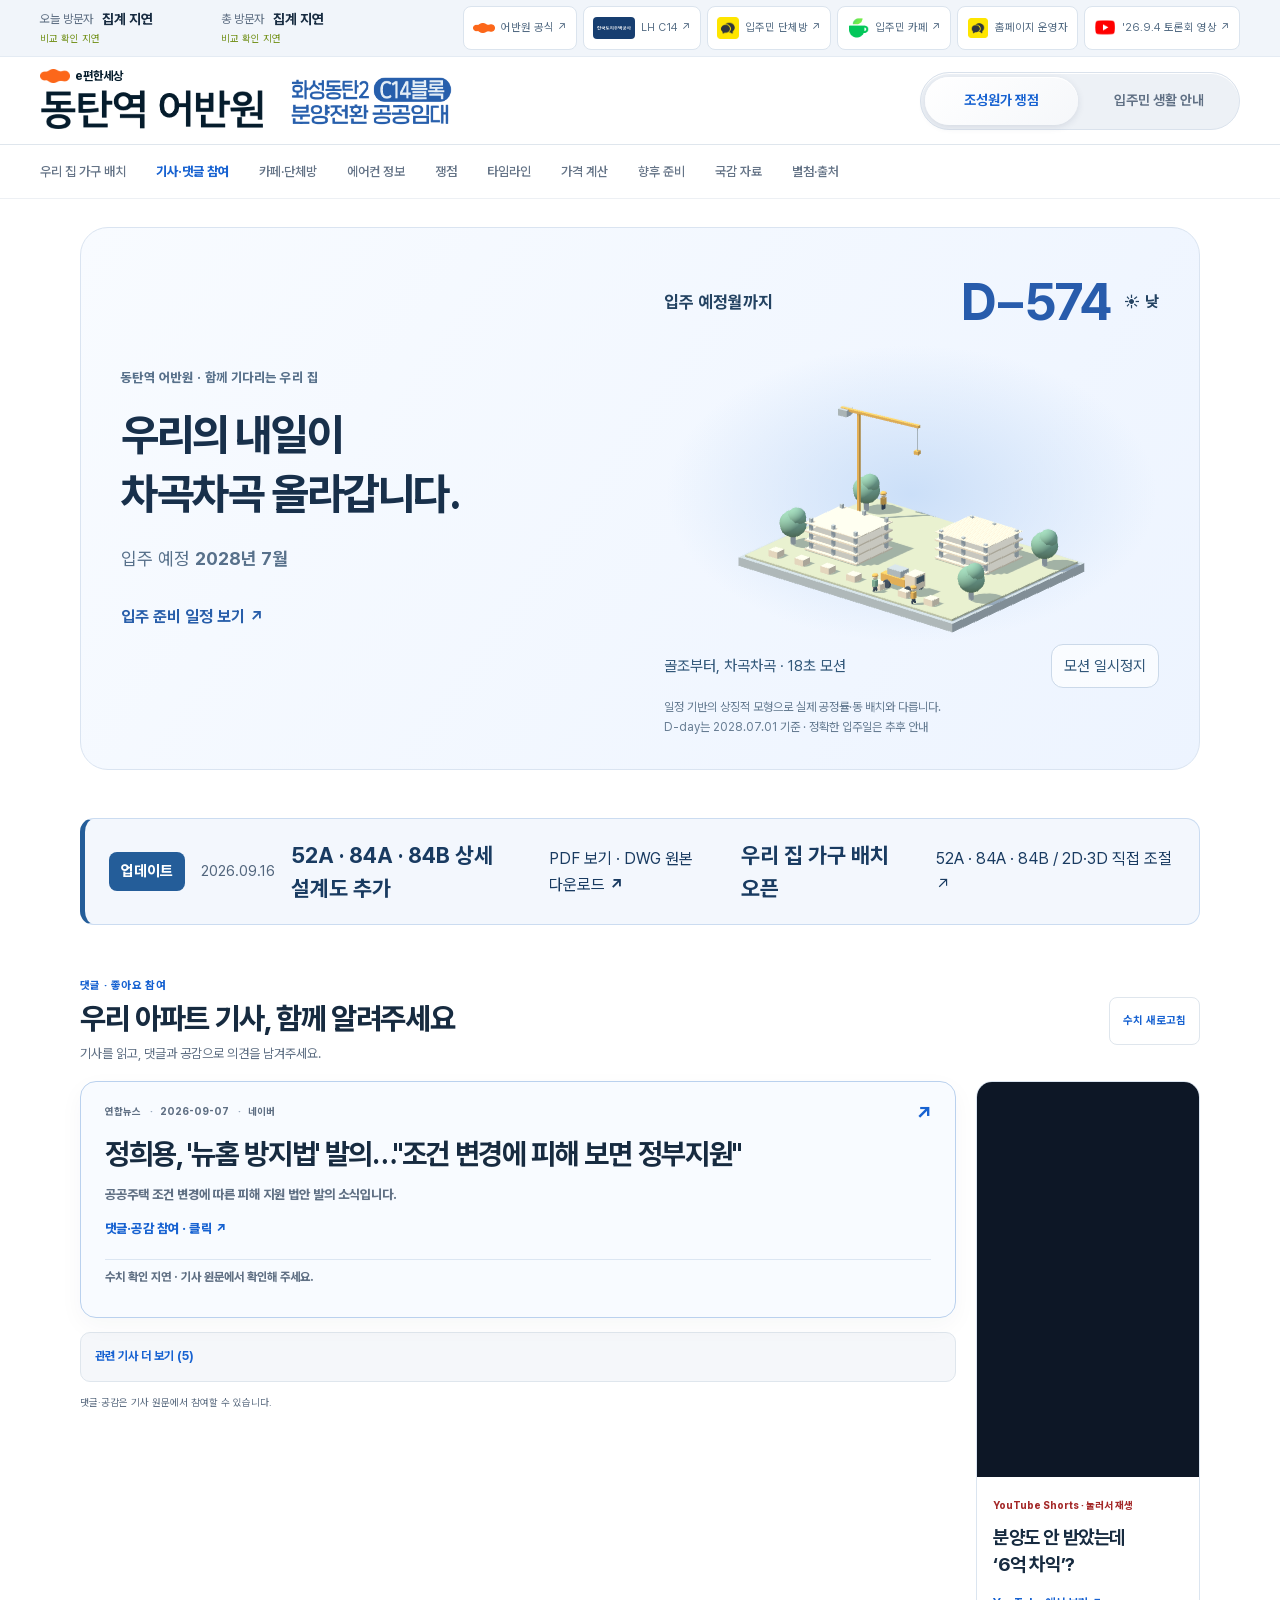
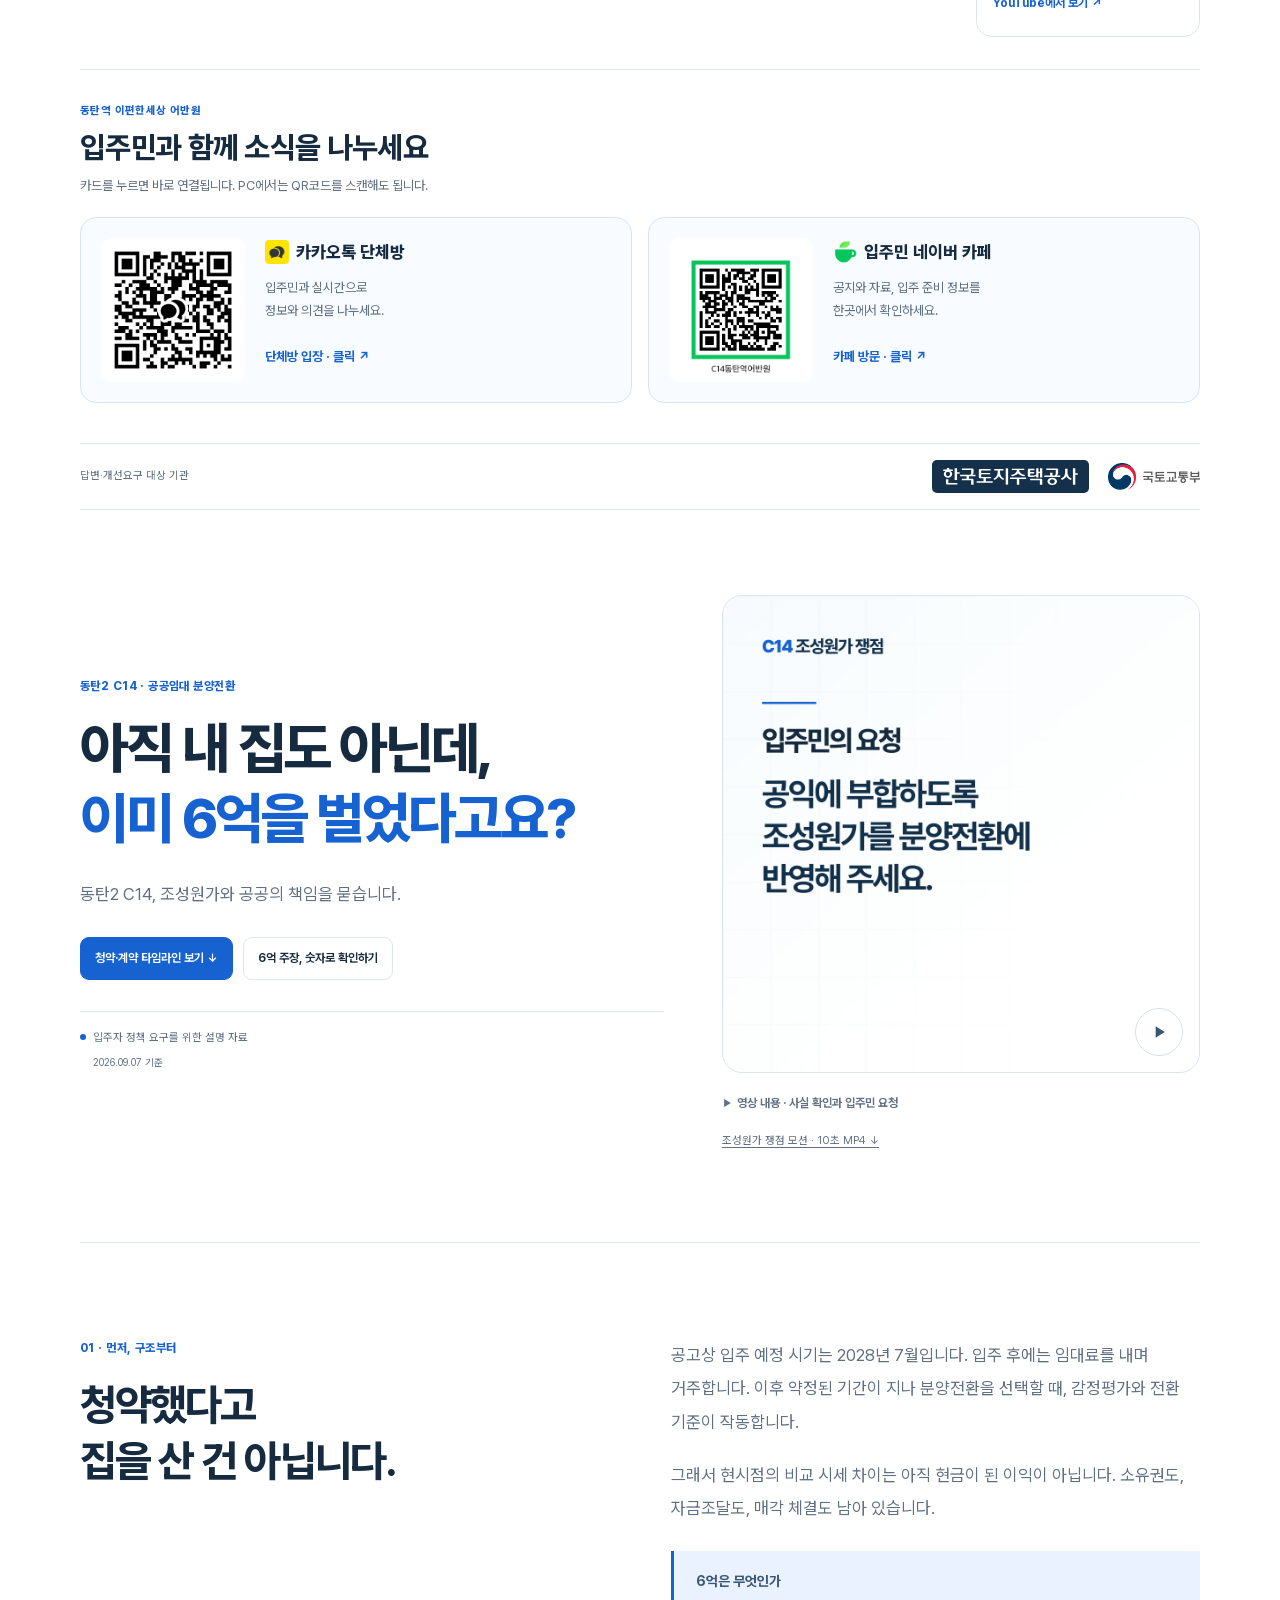
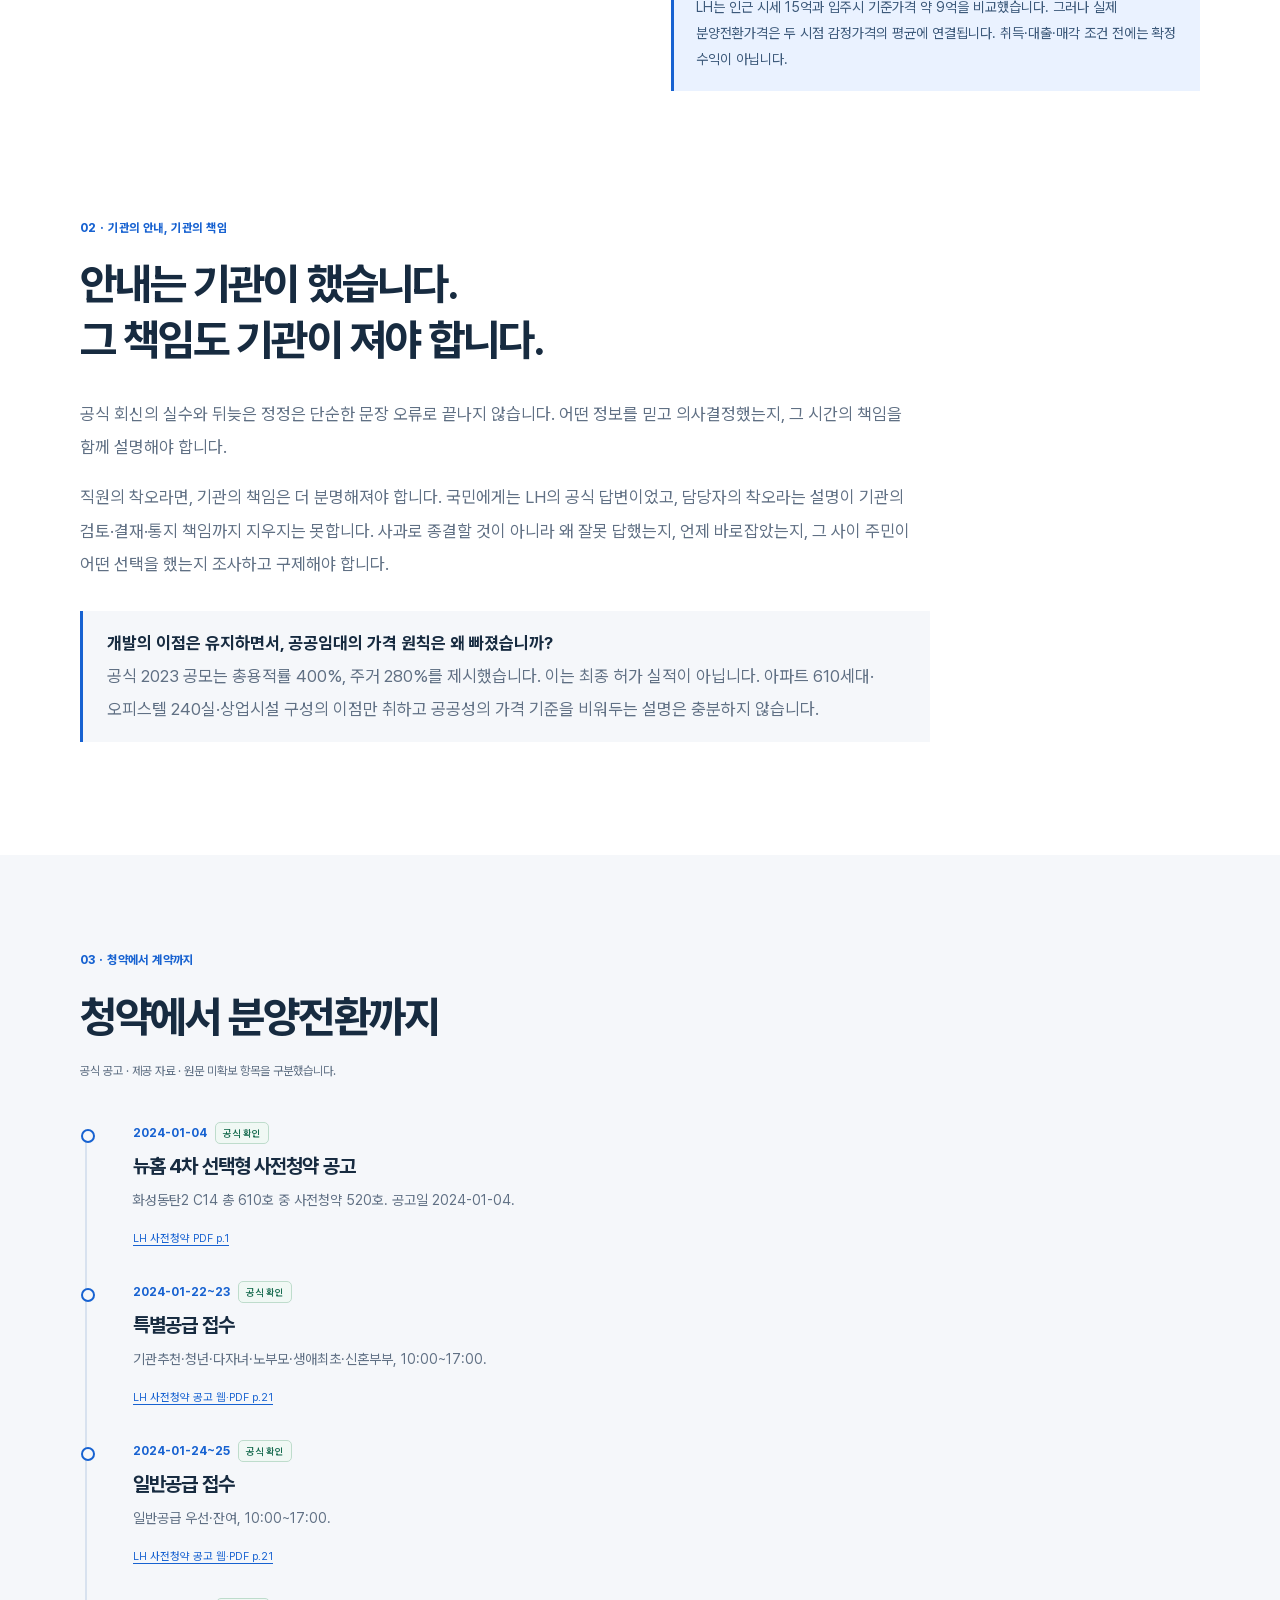
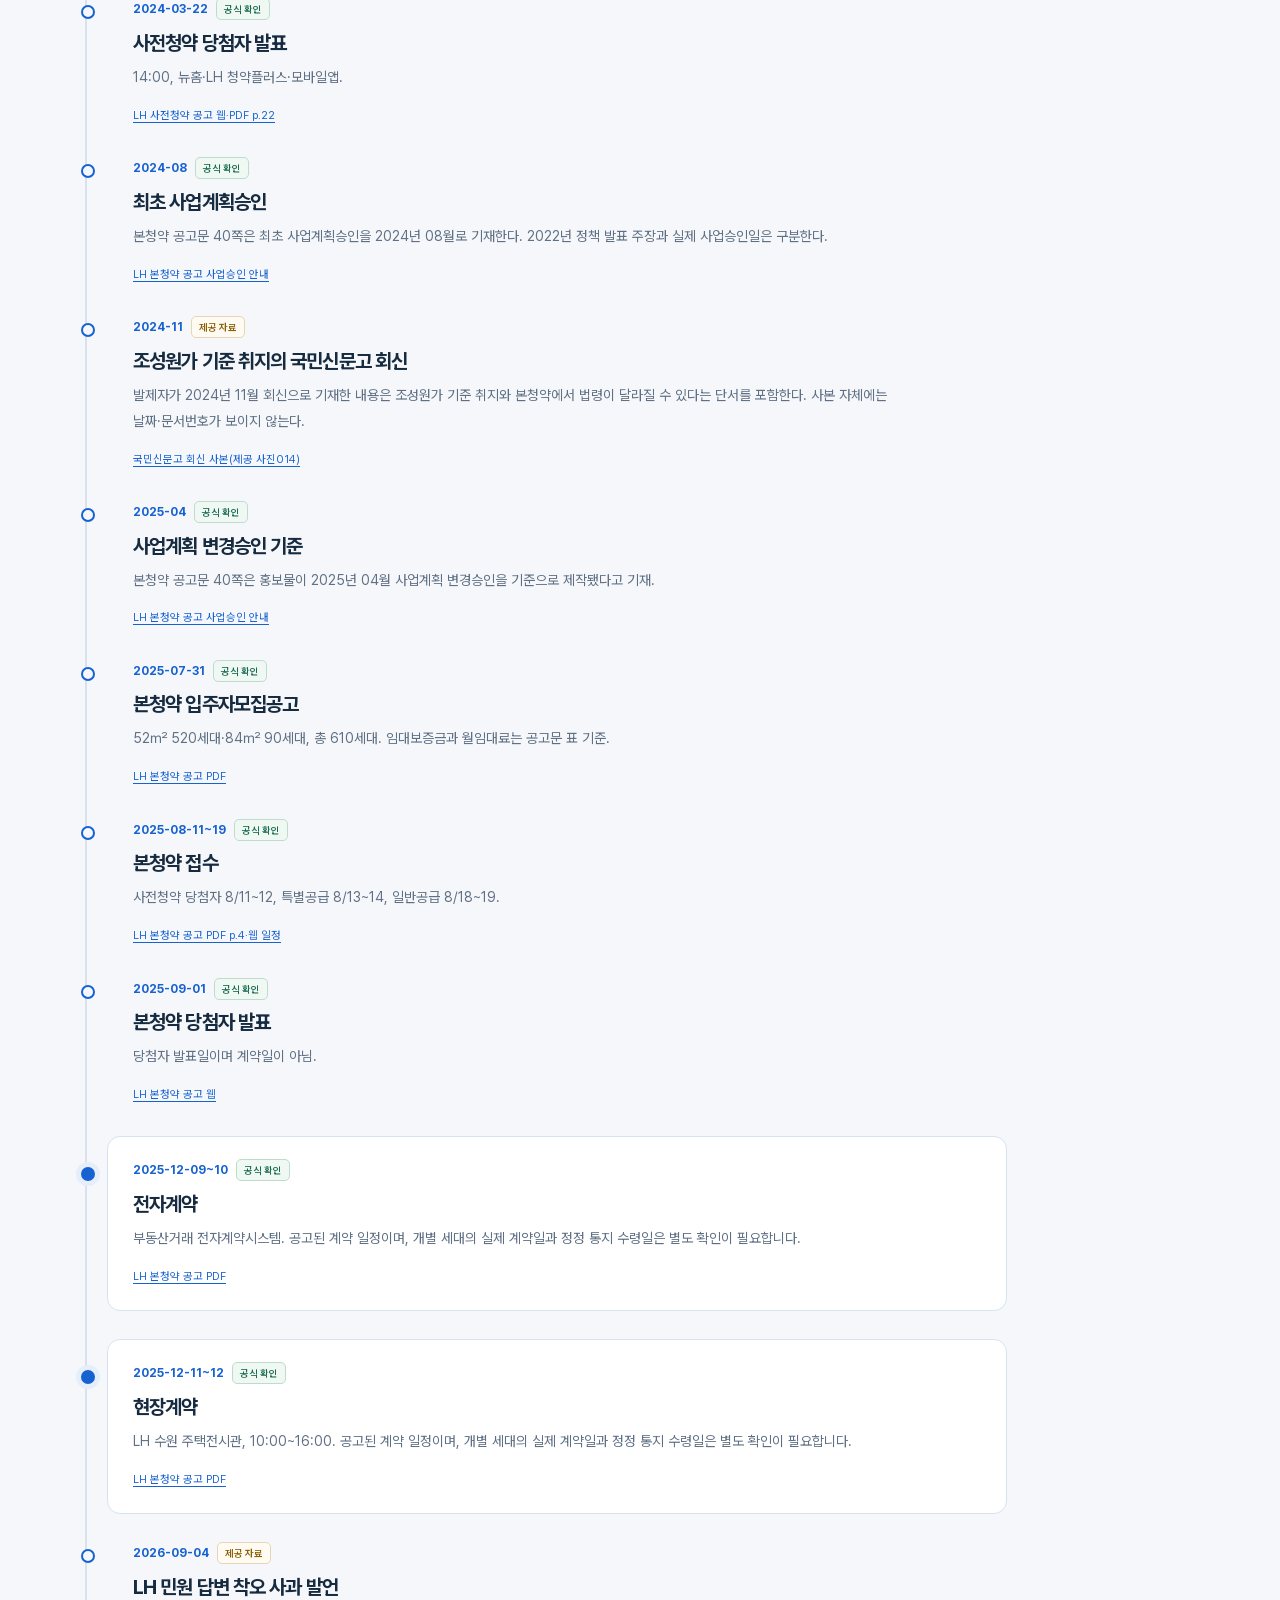
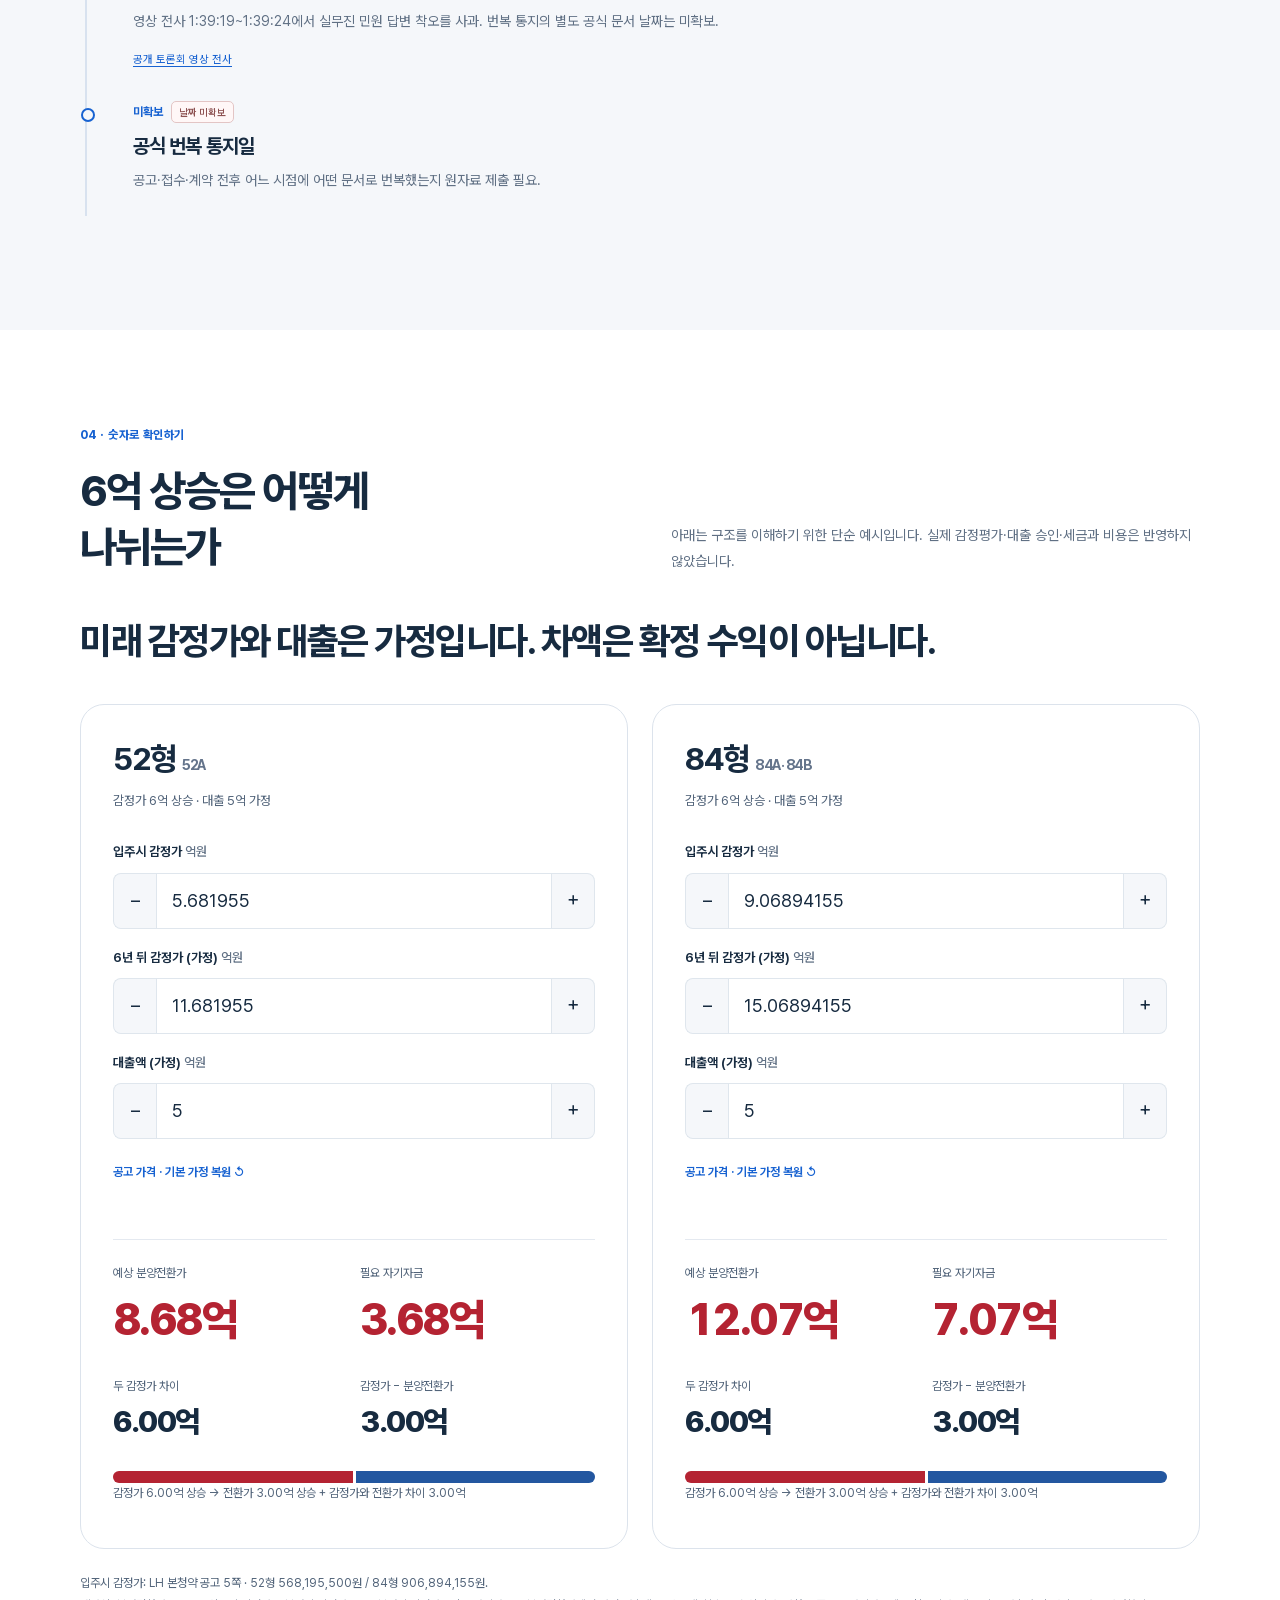
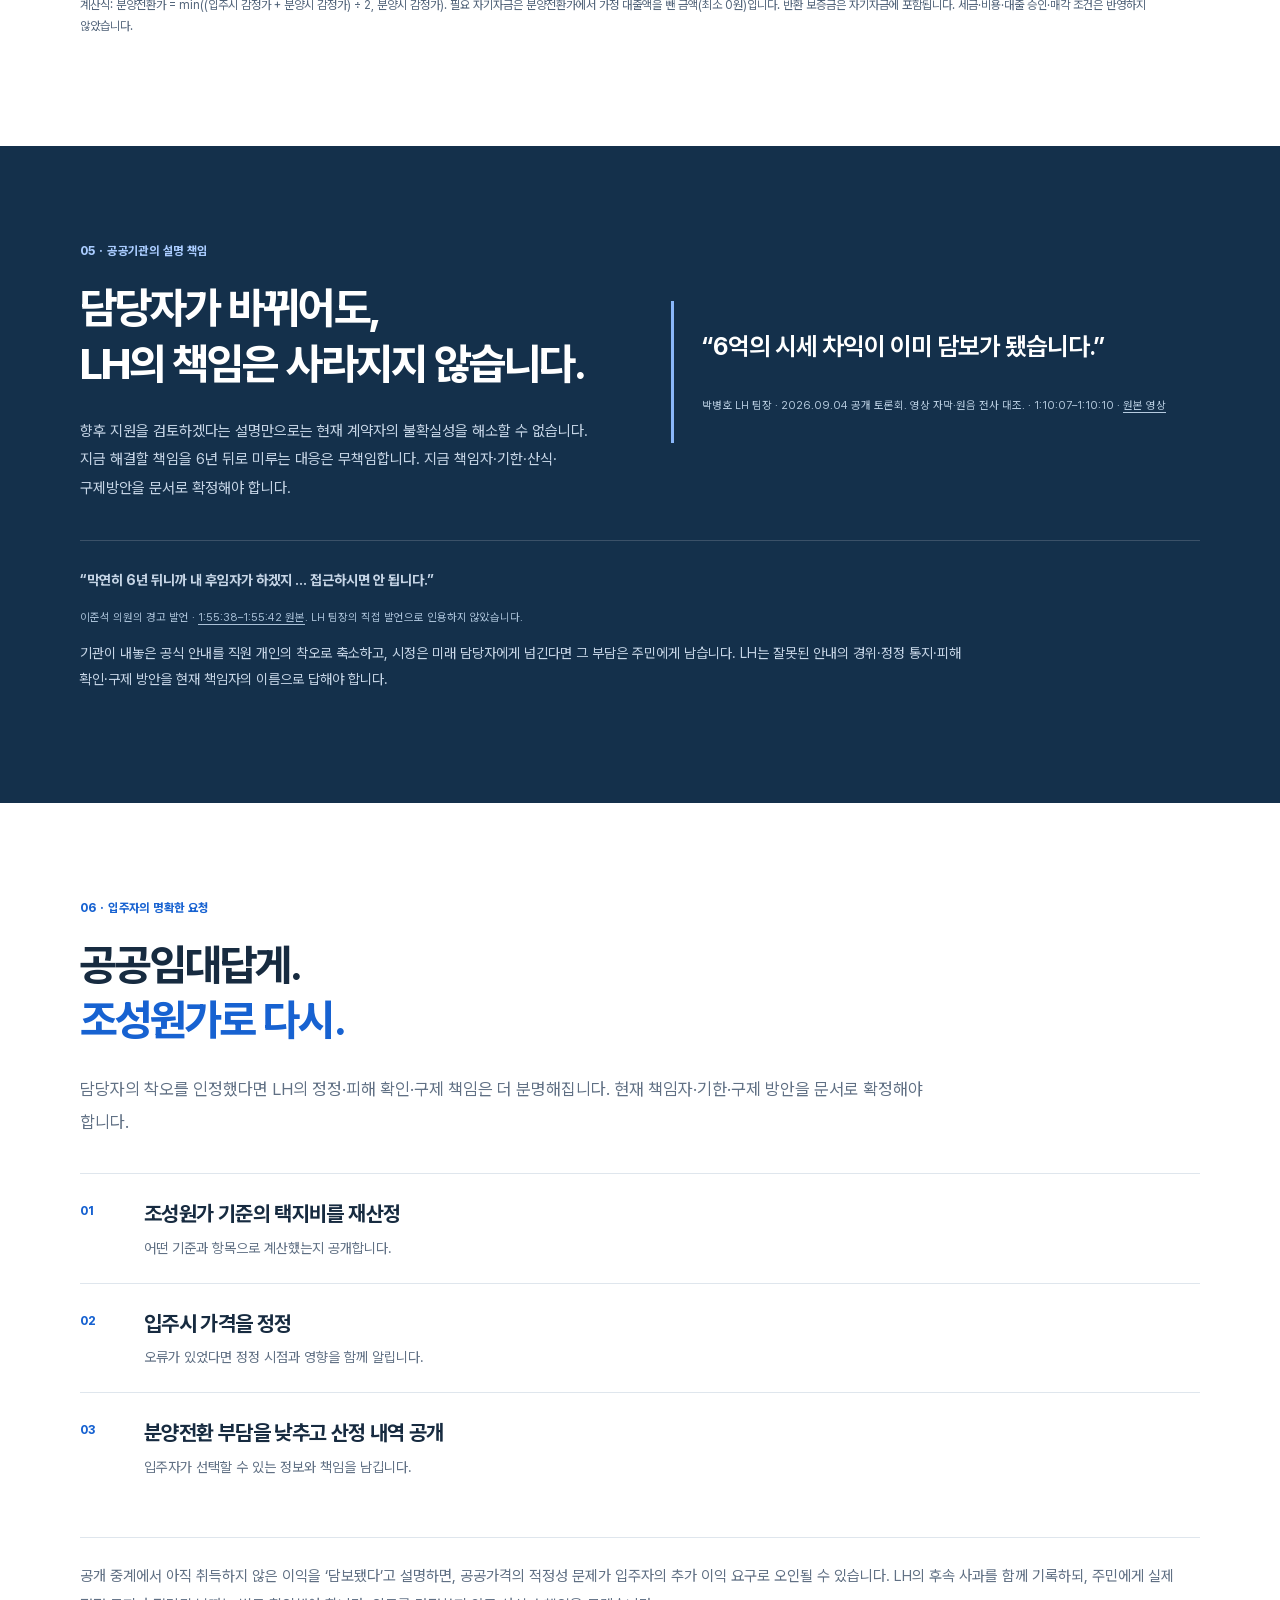
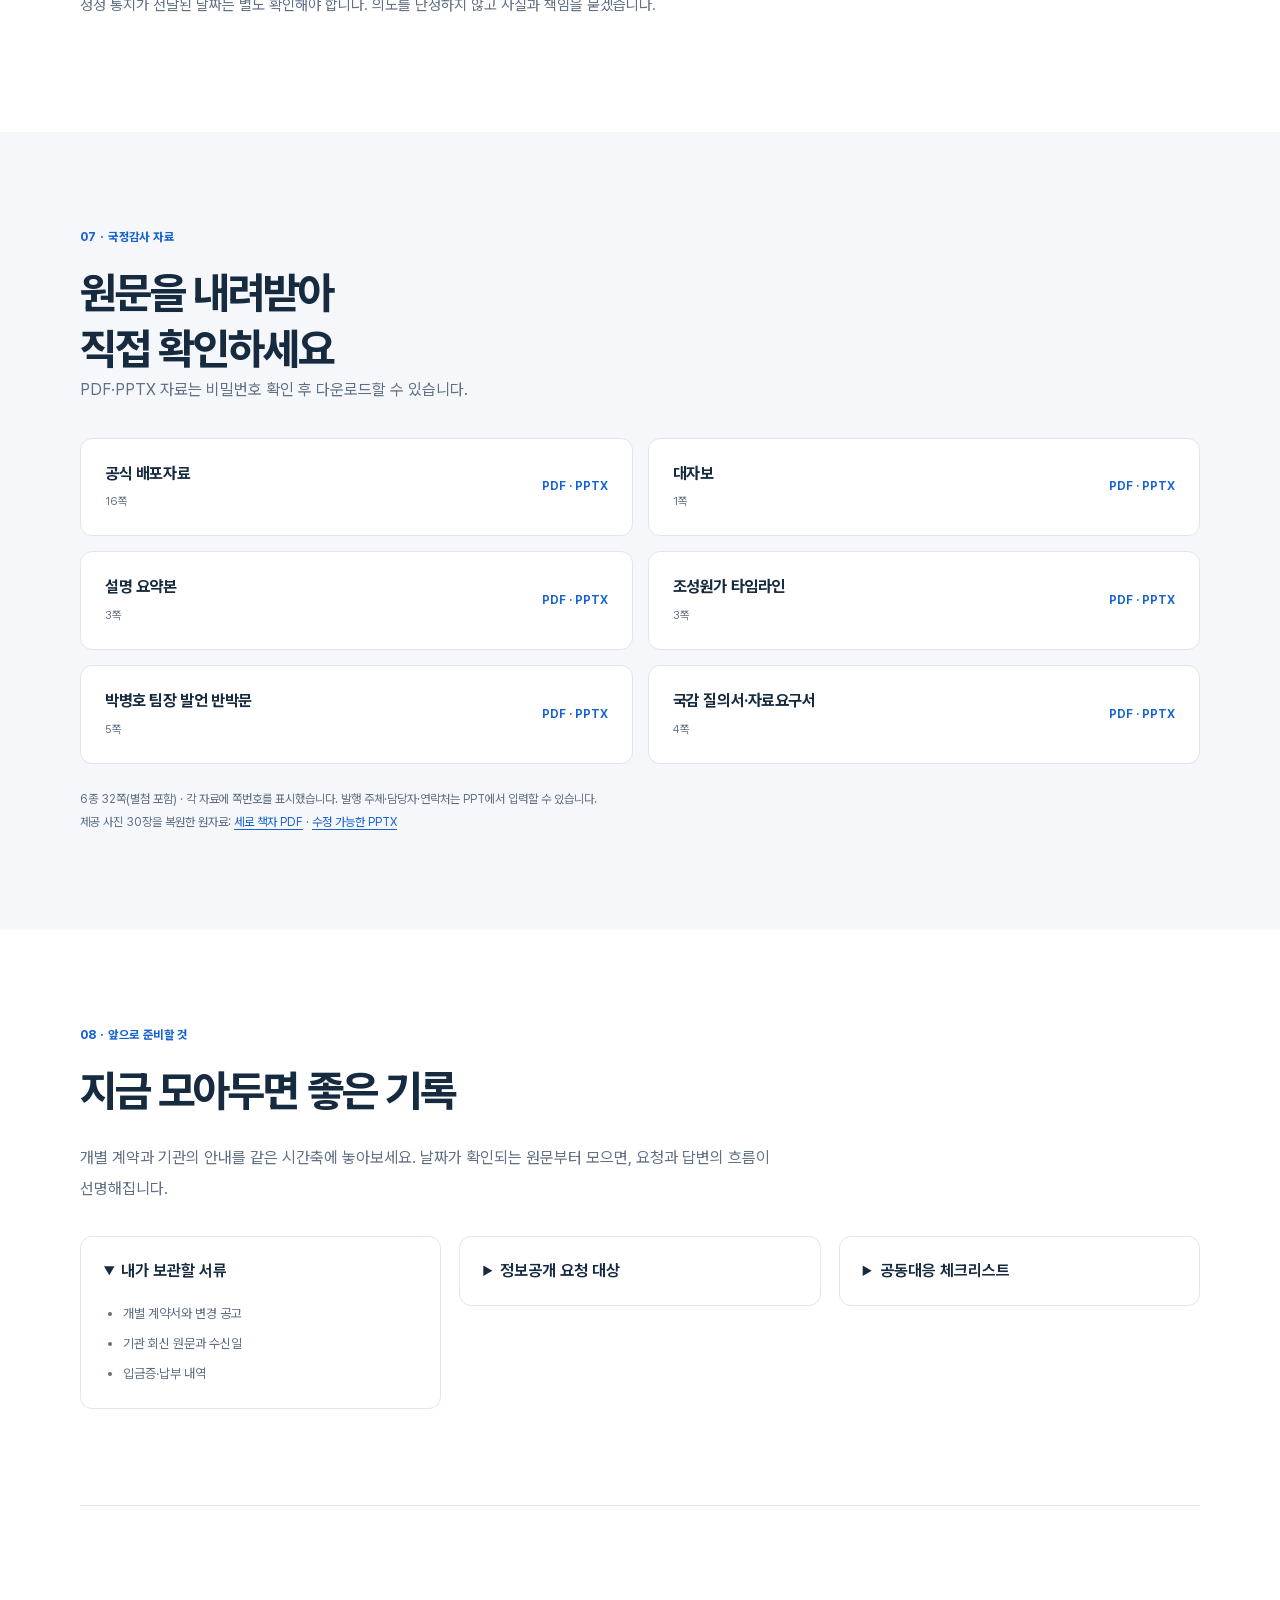
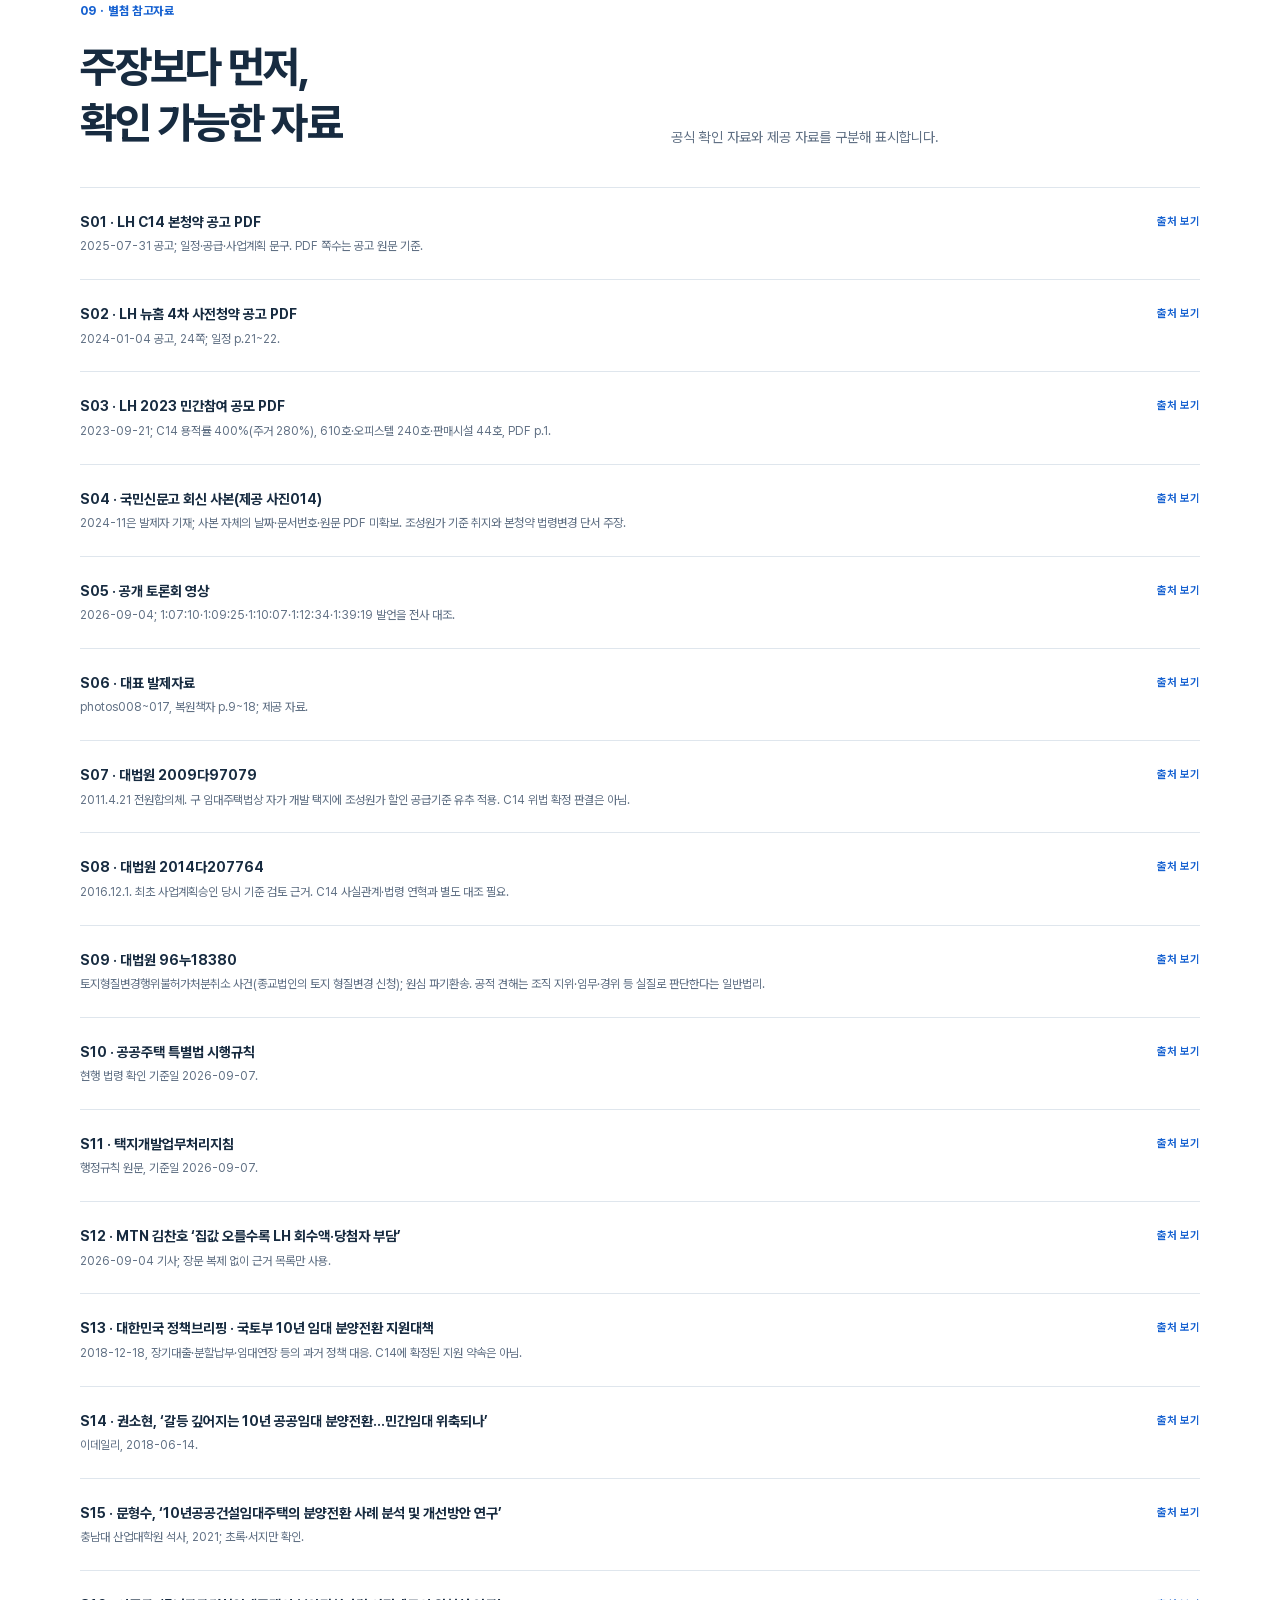
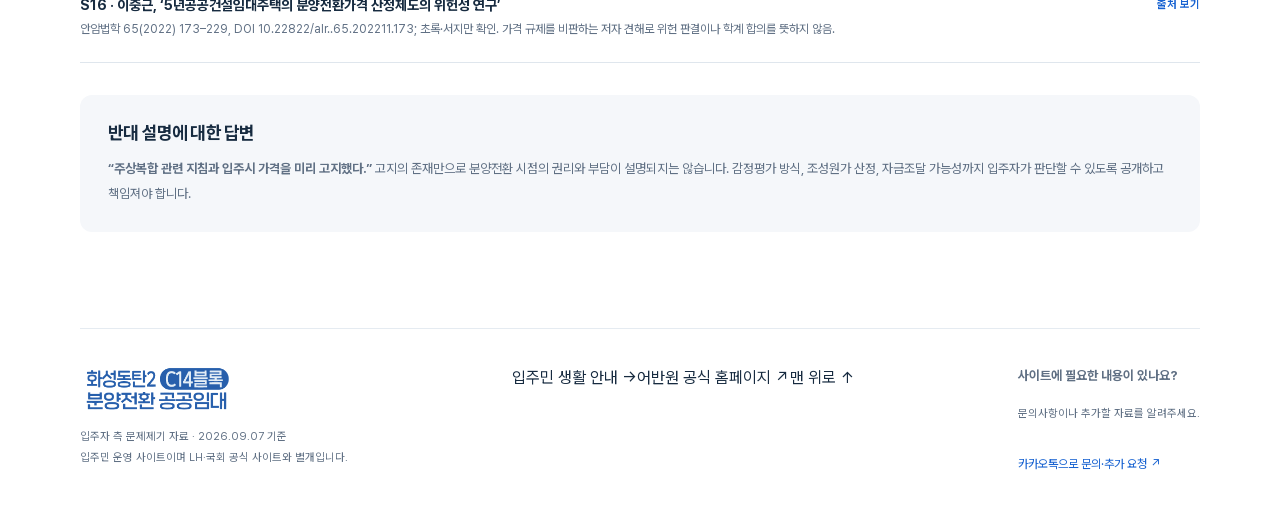
<file: index.html>
<!doctype html>
<html lang="ko">
<head>
  <meta charset="utf-8">
  <meta name="viewport" content="width=device-width, initial-scale=1">
  <title>아직 내 집도 아닌데, 이미 6억을 벌었다고요?</title>
  <meta name="description" content="동탄2 C14 공공임대의 조성원가와 공공의 책임을 입주자 관점에서 살펴봅니다.">
  <link rel="canonical" href="https://c14.ai-hub-os.com/">
  <meta property="og:title" content="동탄2 C14, 6억 확정이익 프레임을 묻다">
  <meta property="og:description" content="청약부터 6년 뒤 분양전환까지, 무엇이 확정이고 무엇이 아직 가정인지 확인합니다.">
  <meta property="og:type" content="website">
  <link rel="icon" type="image/svg+xml" href="assets/favicon.svg">
  <link rel="preload" href="assets/PretendardVariable.woff2" as="font" type="font/woff2" crossorigin>
  <link rel="stylesheet" href="styles.css?v=guide-2">
  <link rel="stylesheet" href="audit.css?v=guide-2">
  <script type="module" src="entry-route.mjs"></script>
  <link rel="stylesheet" href="hero-motion.css?v=20260908-upgrade">
  <link rel="stylesheet" href="article-actions.css?v=20260916-updates">
<link rel="stylesheet" href="construction.css?v=20260922b">
</head>
<body class="policy-page" id="site-top">
  <a class="skip-link" href="#top">본문 바로가기</a>
  <div class="reading-progress" aria-hidden="true"><span></span></div>
  <div class="community-bar"><div class="wrap"><div class="visitor-stats" aria-label="사이트 방문자 수" aria-live="polite"><span>오늘 방문자 <b data-stat="today">—</b><small data-stat-delta="today" aria-label="오늘 방문자 변동"></small></span><span>총 방문자 <b data-stat="total">—</b><small data-stat-delta="total" aria-label="총 방문자 변동"></small></span></div><div class="community-contacts compact-contacts"><a class="community-contact utility-link" href="https://www.elife.co.kr/Posm_list01.action?commonMap.CD_BIZ_LND=230160" target="_blank" rel="noopener noreferrer"><img src="assets/elife-logo.png" alt=""><span>어반원 공식 ↗</span></a><a class="community-contact utility-link" href="https://www.lhdt2-c14.co.kr/" target="_blank" rel="noopener noreferrer"><img class="utility-lh" src="assets/lh-footer-logo.svg" alt="LH"><span>LH C14 ↗</span></a><a class="community-contact utility-link" href="https://open.kakao.com/o/gxiyKH5h" target="_blank" rel="noopener noreferrer"><img src="assets/kakao-openchat.png" alt="카카오톡"><span>입주민 단체방 ↗</span></a><a class="community-contact utility-link" href="https://m.site.naver.com/2gcKG" target="_blank" rel="noopener noreferrer"><img src="assets/naver-cafe.ico" alt="네이버"><span>입주민 카페 ↗</span></a><a class="community-contact kakao-contact" href="https://open.kakao.com/o/s3EgWwLi" target="_blank" rel="noopener noreferrer" aria-label="홈페이지 운영자에게 카카오톡으로 연락하기 (새 창)"><span class="contact-icon"><img src="assets/kakao-openchat.png" alt=""></span><span>홈페이지 운영자</span></a><a class="community-contact" href="https://www.youtube.com/watch?v=ZBfcnx8diAg" target="_blank" rel="noopener noreferrer" aria-label="공개 토론회 영상에서 의견 나누기 (새 창)"><span class="contact-icon" aria-hidden="true"><span class="youtube-icon"></span></span><span>'26.9.4 토론회 영상 ↗</span></a></div></div></div>
  <header class="site-header shared-header"><a class="elife-brand" href="index.html#site-top" aria-label="동탄역 어반원 · 메인페이지 맨 위로"><div class="elife-brand-label"><img src="assets/elife-logo.png" width="30" height="14" alt=""><span>e편한세상</span></div><img class="urbanone-wordmark" src="assets/urbanone-wordmark.png" width="225" height="50" alt="동탄역 어반원"></a><a class="brand" href="index.html#site-top" aria-label="C14 · 메인페이지 맨 위로"><span class="brand-wordmark"><img src="assets/c14-logo.png" width="180" height="53" alt="화성동탄2 C14블록 분양전환 공공임대"></span></a><nav class="area-nav" aria-label="사이트 영역"><a href="index.html" aria-current="page">조성원가 쟁점</a><a href="residents.html">입주민 생활 안내</a></nav></header><nav class="site-subnav" aria-label="조성원가 쟁점 목차"><div class="wrap">
      <a href="planner.html">우리 집 가구 배치</a><a href="#article-actions">기사·댓글 참여</a><a href="#resident-community">카페·단체방</a><a href="aircon.html">에어컨 정보</a><a href="#issue">쟁점</a><a href="#timeline">타임라인</a><a href="#calculator">가격 계산</a><a href="#future-prep">향후 준비</a><a href="#downloads">국감 자료</a><a href="#sources">별첨·출처</a></div></nav>


  <main id="top">
<section class="build-milestone wrap" data-construction aria-label="입주 카운트다운과 건설 모형"></section>
<aside class="site-update wrap" aria-label="최근 업데이트"><span class="site-update-badge">업데이트</span><time datetime="2026-09-16">2026.09.16</time><a href="residents.html#drawings"><strong>52A · 84A · 84B 상세 설계도 추가</strong><span>PDF 보기 · DWG 원본 다운로드 <b aria-hidden="true">↗</b></span></a><a href="planner.html"><strong>우리 집 가구 배치 오픈</strong><span>52A · 84A · 84B / 2D·3D 직접 조절 ↗</span></a></aside>
    <section id="article-actions" class="article-actions wrap" aria-labelledby="article-actions-heading"><header class="article-actions-header"><div><p class="article-actions-label">댓글 · 좋아요 참여</p><h2 id="article-actions-heading" class="article-actions-heading">우리 아파트 기사, 함께 알려주세요</h2><p class="article-actions-intro">기사를 읽고, 댓글과 공감으로 의견을 남겨주세요.</p></div></header><div class="article-action-list"><article class="article-action-item is-featured"><a class="article-action-link" href="https://n.news.naver.com/article/001/0016294017?sid=100" target="_blank" rel="noopener noreferrer" aria-label="정희용, 뉴홈 방지법 발의 기사 (새 창에서 열림)"><div class="article-action-meta"><span>연합뉴스</span><span>2026-09-07</span><span>네이버</span></div><h3 class="article-action-title">정희용, '뉴홈 방지법' 발의…“조건 변경에 피해 보면 정부지원”</h3><p class="article-action-summary">공공주택 조건 변경에 따른 피해 지원 법안 발의 소식입니다.</p><span class="article-action-participate" aria-hidden="true">댓글·공감 참여 · 클릭 ↗</span><div class="article-action-metrics" data-article-metrics="yonhap-newhome-20260907">댓글·공감 수는 기사 원문에서 확인할 수 있습니다.</div></a></article></div><p class="article-actions-footnote">댓글·공감은 기사 원문에서 참여할 수 있습니다.</p></section>
    <section id="resident-community" class="resident-community wrap" aria-labelledby="resident-community-heading"><header><p class="eyebrow">동탄역 이편한세상 어반원</p><h2 id="resident-community-heading">입주민과 함께 소식을 나누세요</h2><p>카드를 누르면 바로 연결됩니다. PC에서는 QR코드를 스캔해도 됩니다.</p></header><div class="resident-community-grid"><a class="resident-community-card" href="https://open.kakao.com/o/gxiyKH5h" target="_blank" rel="noopener noreferrer" aria-label="입주민 카카오톡 단체방 입장 (새 창)"><img class="resident-community-qr" src="assets/resident-kakao-qr.png" width="160" height="160" alt="카카오톡 단체방 QR코드"><div><span class="resident-community-label"><img src="assets/kakao-openchat.png" width="24" height="24" alt="">카카오톡 단체방</span><p>입주민과 실시간으로<br>정보와 의견을 나누세요.</p><strong>단체방 입장 · 클릭 ↗</strong></div></a><a class="resident-community-card" href="https://m.site.naver.com/2gcKG" target="_blank" rel="noopener noreferrer" aria-label="입주민 네이버 카페 방문 (새 창)"><img class="resident-community-qr" src="assets/resident-cafe-qr.png" width="160" height="160" alt="입주민 네이버 카페 QR코드"><div><span class="resident-community-label"><img src="assets/naver-cafe.ico" width="24" height="24" alt="">입주민 네이버 카페</span><p>공지와 자료, 입주 준비 정보를<br>한곳에서 확인하세요.</p><strong>카페 방문 · 클릭 ↗</strong></div></a></div></section>

  <div class="institution-strip wrap" aria-label="답변·개선요구 대상 기관"><span>답변·개선요구 대상 기관</span><img class="lh-wordmark" src="assets/lh-footer-logo.svg" alt="한국토지주택공사 LH"><img src="assets/molit-logo.png" alt="국토교통부"></div>
    <section class="hero wrap policy-hero"><div class="policy-intro"><p class="eyebrow">동탄2 C14 · 공공임대 분양전환</p><h1>아직 내 집도 아닌데,<br><em>이미 6억을 벌었다고요?</em></h1><p class="dek">동탄2 C14, 조성원가와 공공의 책임을 묻습니다.</p><div class="hero-actions"><a href="#timeline">청약·계약 타임라인 보기 ↓</a><a href="#calculator">6억 주장, 숫자로 확인하기</a></div><div class="hero-note"><span class="dot"></span>입주자 정책 요구를 위한 설명 자료 <small>2026.09.07 기준</small></div></div><div class="policy-motion"><div class="motion-player" data-motion><video width="1080" height="1080" muted loop playsinline preload="none" poster="assets/c14-policy-intro-poster.jpg" data-src="assets/c14-policy-intro.mp4" aria-label="조성원가 쟁점 · 미확정 시세차익과 조성원가 반영 요청을 설명하는 10초 무음 영상"></video><button class="motion-toggle" type="button" aria-label="10초 영상 재생" title="10초 영상 재생"><svg viewBox="0 0 24 24" aria-hidden="true"><path d="m8 5 11 7-11 7z"/></svg></button></div><details class="motion-transcript"><summary>영상 내용 · 사실 확인과 입주민 요청</summary><div class="policy-statement"><p class="eyebrow">주민이 확인해야 할 사실</p><h2>6억의 시세차익은<br><em>확정된 사실이 아닙니다.</em></h2><p><b>실제 차익은 아직 미정입니다.</b><br>향후 분양전환 시 감정가격과 취득·대출·매각 조건에 따라 달라집니다.</p><hr><p class="eyebrow">입주민의 요청사항</p><h3>공익에 부합하도록<br><em>조성원가를 분양전환에<br>반영해 주세요.</em></h3><a href="#sources">근거와 원문 확인 →</a></div></details><a class="motion-file" href="assets/c14-policy-intro.mp4" download>조성원가 쟁점 모션 · 10초 MP4 ↓</a></div></section>

    <section id="issue" class="section wrap issue-grid reveal">
      <div><p class="eyebrow">01 · 먼저, 구조부터</p><h2>청약했다고<br>집을 산 건 아닙니다.</h2></div>
      <div class="prose"><p>공고상 입주 예정 시기는 2028년 7월입니다. 입주 후에는 임대료를 내며 거주합니다. 이후 약정된 기간이 지나 분양전환을 선택할 때, 감정평가와 전환 기준이 작동합니다.</p><p>그래서 현시점의 비교 시세 차이는 아직 현금이 된 이익이 아닙니다. 소유권도, 자금조달도, 매각 체결도 남아 있습니다.</p><aside class="callout"><strong>6억은 무엇인가</strong><br>LH는 인근 시세 15억과 입주시 기준가격 약 9억을 비교했습니다. 그러나 실제 분양전환가격은 두 시점 감정가격의 평균에 연결됩니다. 취득·대출·매각 조건 전에는 확정 수익이 아닙니다.</aside></div>
    </section>

    <section class="section wrap reveal story"><p class="eyebrow">02 · 기관의 안내, 기관의 책임</p><h2>안내는 기관이 했습니다.<br>그 책임도 기관이 져야 합니다.</h2><p>공식 회신의 실수와 뒤늦은 정정은 단순한 문장 오류로 끝나지 않습니다. 어떤 정보를 믿고 의사결정했는지, 그 시간의 책임을 함께 설명해야 합니다.</p><p>직원의 착오라면, 기관의 책임은 더 분명해져야 합니다. 국민에게는 LH의 공식 답변이었고, 담당자의 착오라는 설명이 기관의 검토·결재·통지 책임까지 지우지는 못합니다. 사과로 종결할 것이 아니라 왜 잘못 답했는지, 언제 바로잡았는지, 그 사이 주민이 어떤 선택을 했는지 조사하고 구제해야 합니다.</p><p class="opinion"><strong>개발의 이점은 유지하면서, 공공임대의 가격 원칙은 왜 빠졌습니까?</strong><br>공식 2023 공모는 총용적률 400%, 주거 280%를 제시했습니다. 이는 최종 허가 실적이 아닙니다. 아파트 610세대·오피스텔 240실·상업시설 구성의 이점만 취하고 공공성의 가격 기준을 비워두는 설명은 충분하지 않습니다.</p></section>

    <section id="timeline" class="section tint"><div class="wrap"><p class="eyebrow">03 · 청약에서 계약까지</p><h2>청약에서 분양전환까지</h2><p id="data-status" class="data-status" aria-live="polite"></p><div id="timeline-list" class="timeline" aria-live="polite"><article class="timeline-item" data-phase="사전청약"><div class="timeline-date">2024-01-04 <span class="badge official">공식 확인</span></div><h3>뉴홈 4차 선택형 사전청약 공고</h3><p>화성동탄2 C14 총 610호 중 사전청약 520호. 공고일 2024-01-04.</p><a class="source-link" href="https://apply.lh.or.kr/lhapply/lhFile.do?fileid=55767003" target="_blank" rel="noopener noreferrer">LH 사전청약 PDF p.1</a></article><article class="timeline-item" data-phase="사전청약"><div class="timeline-date">2024-01-22~23 <span class="badge official">공식 확인</span></div><h3>특별공급 접수</h3><p>기관추천·청년·다자녀·노부모·생애최초·신혼부부, 10:00~17:00.</p><a class="source-link" href="https://apply.lh.or.kr/lhapply/apply/bfh/slpa/slpaInfo.do?aisTpCd=50&amp;mi=1349&amp;panId=0000000061" target="_blank" rel="noopener noreferrer">LH 사전청약 공고 웹·PDF p.21</a></article><article class="timeline-item" data-phase="사전청약"><div class="timeline-date">2024-01-24~25 <span class="badge official">공식 확인</span></div><h3>일반공급 접수</h3><p>일반공급 우선·잔여, 10:00~17:00.</p><a class="source-link" href="https://apply.lh.or.kr/lhapply/apply/bfh/slpa/slpaInfo.do?aisTpCd=50&amp;mi=1349&amp;panId=0000000061" target="_blank" rel="noopener noreferrer">LH 사전청약 공고 웹·PDF p.21</a></article><article class="timeline-item" data-phase="사전청약"><div class="timeline-date">2024-03-22 <span class="badge official">공식 확인</span></div><h3>사전청약 당첨자 발표</h3><p>14:00, 뉴홈·LH 청약플러스·모바일앱.</p><a class="source-link" href="https://apply.lh.or.kr/lhapply/apply/bfh/slpa/slpaInfo.do?aisTpCd=50&amp;mi=1349&amp;panId=0000000061" target="_blank" rel="noopener noreferrer">LH 사전청약 공고 웹·PDF p.22</a></article><article class="timeline-item" data-phase="본청약"><div class="timeline-date">2024-08 <span class="badge official">공식 확인</span></div><h3>최초 사업계획승인</h3><p>본청약 공고문 40쪽은 최초 사업계획승인을 2024년 08월로 기재한다. 2022년 정책 발표 주장과 실제 사업승인일은 구분한다.</p><a class="source-link" href="https://apply.lh.or.kr/lhapply/lhFile.do?fileid=62892225" target="_blank" rel="noopener noreferrer">LH 본청약 공고 사업승인 안내</a></article><article class="timeline-item" data-phase="기관답변"><div class="timeline-date">2024-11 <span class="badge provided">제공 자료</span></div><h3>조성원가 기준 취지의 국민신문고 회신</h3><p>발제자가 2024년 11월 회신으로 기재한 내용은 조성원가 기준 취지와 본청약에서 법령이 달라질 수 있다는 단서를 포함한다. 사본 자체에는 날짜·문서번호가 보이지 않는다.</p><a class="source-link" href="evidence/reply-014.jpg" target="_blank" rel="noopener noreferrer">국민신문고 회신 사본(제공 사진014)</a></article><article class="timeline-item" data-phase="본청약"><div class="timeline-date">2025-04 <span class="badge official">공식 확인</span></div><h3>사업계획 변경승인 기준</h3><p>본청약 공고문 40쪽은 홍보물이 2025년 04월 사업계획 변경승인을 기준으로 제작됐다고 기재.</p><a class="source-link" href="https://apply.lh.or.kr/lhapply/lhFile.do?fileid=62892225" target="_blank" rel="noopener noreferrer">LH 본청약 공고 사업승인 안내</a></article><article class="timeline-item" data-phase="본청약"><div class="timeline-date">2025-07-31 <span class="badge official">공식 확인</span></div><h3>본청약 입주자모집공고</h3><p>52㎡ 520세대·84㎡ 90세대, 총 610세대. 임대보증금과 월임대료는 공고문 표 기준.</p><a class="source-link" href="https://apply.lh.or.kr/lhapply/lhFile.do?fileid=62892225" target="_blank" rel="noopener noreferrer">LH 본청약 공고 PDF</a></article><article class="timeline-item" data-phase="본청약"><div class="timeline-date">2025-08-11~19 <span class="badge official">공식 확인</span></div><h3>본청약 접수</h3><p>사전청약 당첨자 8/11~12, 특별공급 8/13~14, 일반공급 8/18~19.</p><a class="source-link" href="https://apply.lh.or.kr/lhapply/apply/wt/wrtanc/selectWrtancInfo.do?aisTpCd=52&amp;ccrCnntSysDsCd=02&amp;mi=1026&amp;panId=0000060923&amp;uppAisTpCd=06" target="_blank" rel="noopener noreferrer">LH 본청약 공고 PDF p.4·웹 일정</a></article><article class="timeline-item" data-phase="본청약"><div class="timeline-date">2025-09-01 <span class="badge official">공식 확인</span></div><h3>본청약 당첨자 발표</h3><p>당첨자 발표일이며 계약일이 아님.</p><a class="source-link" href="https://apply.lh.or.kr/lhapply/apply/wt/wrtanc/selectWrtancInfo.do?aisTpCd=52&amp;ccrCnntSysDsCd=02&amp;mi=1026&amp;panId=0000060923&amp;uppAisTpCd=06" target="_blank" rel="noopener noreferrer">LH 본청약 공고 웹</a></article><article class="timeline-item" data-phase="계약"><div class="timeline-date">2025-12-09~10 <span class="badge official">공식 확인</span></div><h3>전자계약</h3><p>부동산거래 전자계약시스템. 공고된 계약 일정이며, 개별 세대의 실제 계약일과 정정 통지 수령일은 별도 확인이 필요합니다.</p><a class="source-link" href="https://apply.lh.or.kr/lhapply/lhFile.do?fileid=62892225" target="_blank" rel="noopener noreferrer">LH 본청약 공고 PDF</a></article><article class="timeline-item" data-phase="계약"><div class="timeline-date">2025-12-11~12 <span class="badge official">공식 확인</span></div><h3>현장계약</h3><p>LH 수원 주택전시관, 10:00~16:00. 공고된 계약 일정이며, 개별 세대의 실제 계약일과 정정 통지 수령일은 별도 확인이 필요합니다.</p><a class="source-link" href="https://apply.lh.or.kr/lhapply/lhFile.do?fileid=62892225" target="_blank" rel="noopener noreferrer">LH 본청약 공고 PDF</a></article><article class="timeline-item" data-phase="토론회"><div class="timeline-date">2026-09-04 <span class="badge provided">제공 자료</span></div><h3>LH 민원 답변 착오 사과 발언</h3><p>영상 전사 1:39:19~1:39:24에서 실무진 민원 답변 착오를 사과. 번복 통지의 별도 공식 문서 날짜는 미확보.</p><a class="source-link" href="https://www.youtube.com/watch?v=ZBfcnx8diAg" target="_blank" rel="noopener noreferrer">공개 토론회 영상 전사</a></article><article class="timeline-item" data-phase="확인필요"><div class="timeline-date">미확보 <span class="badge pending">날짜 미확보</span></div><h3>공식 번복 통지일</h3><p>공고·접수·계약 전후 어느 시점에 어떤 문서로 번복했는지 원자료 제출 필요.</p></article></div></div></section>

    <section id="calculator" class="section wrap calculator-section reveal">
      <div class="section-head"><div><p class="eyebrow">04 · 숫자로 확인하기</p><h2>6억 상승은 어떻게<br>나뉘는가</h2></div><p>아래는 구조를 이해하기 위한 단순 예시입니다. 실제 감정평가·대출 승인·세금과 비용은 반영하지 않았습니다.</p></div>
<p class="not-profit">미래 감정가와 대출은 가정입니다. 차액은 확정 수익이 아닙니다.</p><div class="unit-calculators"><article class="unit-calculator" data-calculator="52" data-official="5.681955"><h3>52형 <small>52A</small></h3><p class="calc-assumption">감정가 6억 상승 · 대출 5억 가정</p><form class="calc-form"><label for="52-entry">입주시 감정가 <span>억원</span></label><div class="number-stepper"><button type="button" data-field="entry" data-delta="-1" aria-label="52형 입주시 감정가 1억 원 감소">−</button><input id="52-entry" name="entry" type="number" min="0" step="any" value="5.681955" required><button type="button" data-field="entry" data-delta="1" aria-label="52형 입주시 감정가 1억 원 증가">＋</button></div><label for="52-later">6년 뒤 감정가 (가정) <span>억원</span></label><div class="number-stepper"><button type="button" data-field="later" data-delta="-1" aria-label="52형 6년 뒤 감정가 (가정) 1억 원 감소">−</button><input id="52-later" name="later" type="number" min="0" step="any" value="11.681955" required><button type="button" data-field="later" data-delta="1" aria-label="52형 6년 뒤 감정가 (가정) 1억 원 증가">＋</button></div><label for="52-loan">대출액 (가정) <span>억원</span></label><div class="number-stepper"><button type="button" data-field="loan" data-delta="-1" aria-label="52형 대출액 (가정) 1억 원 감소">−</button><input id="52-loan" name="loan" type="number" min="0" step="any" value="5" required><button type="button" data-field="loan" data-delta="1" aria-label="52형 대출액 (가정) 1억 원 증가">＋</button></div><button type="button" data-reset class="text-button">공고 가격 · 기본 가정 복원 ↺</button><p class="calc-error" role="status"></p></form><div class="unit-results" aria-live="polite"><div><span>예상 분양전환가</span><strong data-result="f">—</strong></div><div><span>필요 자기자금</span><strong data-result="equity">—</strong></div><div><span>두 감정가 차이</span><strong data-result="rise">—</strong></div><div><span>감정가 − 분양전환가</span><strong data-result="gap">—</strong></div></div><div class="calc-bar" aria-hidden="true"><span></span><span></span></div><p class="calc-copy"></p></article><article class="unit-calculator" data-calculator="84" data-official="9.06894155"><h3>84형 <small>84A · 84B</small></h3><p class="calc-assumption">감정가 6억 상승 · 대출 5억 가정</p><form class="calc-form"><label for="84-entry">입주시 감정가 <span>억원</span></label><div class="number-stepper"><button type="button" data-field="entry" data-delta="-1" aria-label="84형 입주시 감정가 1억 원 감소">−</button><input id="84-entry" name="entry" type="number" min="0" step="any" value="9.06894155" required><button type="button" data-field="entry" data-delta="1" aria-label="84형 입주시 감정가 1억 원 증가">＋</button></div><label for="84-later">6년 뒤 감정가 (가정) <span>억원</span></label><div class="number-stepper"><button type="button" data-field="later" data-delta="-1" aria-label="84형 6년 뒤 감정가 (가정) 1억 원 감소">−</button><input id="84-later" name="later" type="number" min="0" step="any" value="15.06894155" required><button type="button" data-field="later" data-delta="1" aria-label="84형 6년 뒤 감정가 (가정) 1억 원 증가">＋</button></div><label for="84-loan">대출액 (가정) <span>억원</span></label><div class="number-stepper"><button type="button" data-field="loan" data-delta="-1" aria-label="84형 대출액 (가정) 1억 원 감소">−</button><input id="84-loan" name="loan" type="number" min="0" step="any" value="5" required><button type="button" data-field="loan" data-delta="1" aria-label="84형 대출액 (가정) 1억 원 증가">＋</button></div><button type="button" data-reset class="text-button">공고 가격 · 기본 가정 복원 ↺</button><p class="calc-error" role="status"></p></form><div class="unit-results" aria-live="polite"><div><span>예상 분양전환가</span><strong data-result="f">—</strong></div><div><span>필요 자기자금</span><strong data-result="equity">—</strong></div><div><span>두 감정가 차이</span><strong data-result="rise">—</strong></div><div><span>감정가 − 분양전환가</span><strong data-result="gap">—</strong></div></div><div class="calc-bar" aria-hidden="true"><span></span><span></span></div><p class="calc-copy"></p></article></div><p class="calc-footnote">입주시 감정가: LH 본청약 공고 5쪽 · 52형 568,195,500원 / 84형 906,894,155원.<br>계산식: 분양전환가 = min((입주시 감정가 + 분양시 감정가) ÷ 2, 분양시 감정가). 필요 자기자금은 분양전환가에서 가정 대출액을 뺀 금액(최소 0원)입니다. 반환 보증금은 자기자금에 포함됩니다. 세금·비용·대출 승인·매각 조건은 반영하지 않았습니다.</p>
    </section>

    <section class="section dark reveal"><div class="wrap quote-grid"><div><p class="eyebrow">05 · 공공기관의 설명 책임</p><h2>담당자가 바뀌어도,<br>LH의 책임은 사라지지 않습니다.</h2><p>향후 지원을 검토하겠다는 설명만으로는 현재 계약자의 불확실성을 해소할 수 없습니다. 지금 해결할 책임을 6년 뒤로 미루는 대응은 무책임합니다. 지금 책임자·기한·산식·구제방안을 문서로 확정해야 합니다.</p></div><blockquote id="quote"><p>“6억의 시세 차익이 이미 담보가 됐습니다.”</p><cite>LH 발언 자막 · 1:10:07–1:10:10 · <a href="https://www.youtube.com/watch?v=ZBfcnx8diAg&amp;t=4207s" target="_blank" rel="noopener noreferrer">원본 영상</a><br>주민대표 반박 1:19:58–1:20:25 · 후임자 발언(이준석 의원) 1:55:38–1:55:42</cite></blockquote></div><div class="wrap accountability-context"><p><strong>“막연히 6년 뒤니까 내 후임자가 하겠지 … 접근하시면 안 됩니다.”</strong></p><p>이준석 의원의 경고 발언 · <a href="https://www.youtube.com/watch?v=ZBfcnx8diAg&amp;t=6938s" target="_blank" rel="noopener noreferrer">1:55:38–1:55:42 원본</a>. LH 팀장의 직접 발언으로 인용하지 않았습니다.</p><p>기관이 내놓은 공식 안내를 직원 개인의 착오로 축소하고, 시정은 미래 담당자에게 넘긴다면 그 부담은 주민에게 남습니다. LH는 잘못된 안내의 경위·정정 통지·피해 확인·구제 방안을 현재 책임자의 이름으로 답해야 합니다.</p></div></section>

    <section id="demands" class="section wrap reveal demands"><p class="eyebrow">06 · 입주자의 명확한 요청</p><h2>공공임대답게.<br><em>조성원가로 다시.</em></h2><p class="responsibility-inline">담당자의 착오를 인정했다면 LH의 정정·피해 확인·구제 책임은 더 분명해집니다. 현재 책임자·기한·구제 방안을 문서로 확정해야 합니다.</p><ol><li><strong>조성원가 기준의 택지비를 재산정</strong><span>어떤 기준과 항목으로 계산했는지 공개합니다.</span></li><li><strong>입주시 가격을 정정</strong><span>오류가 있었다면 정정 시점과 영향을 함께 알립니다.</span></li><li><strong>분양전환 부담을 낮추고 산정 내역 공개</strong><span>입주자가 선택할 수 있는 정보와 책임을 남깁니다.</span></li></ol><p class="closing">공개 중계에서 아직 취득하지 않은 이익을 ‘담보됐다’고 설명하면, 공공가격의 적정성 문제가 입주자의 추가 이익 요구로 오인될 수 있습니다. LH의 후속 사과를 함께 기록하되, 주민에게 실제 정정 통지가 전달된 날짜는 별도 확인해야 합니다. 의도를 단정하지 않고 사실과 책임을 묻겠습니다.</p></section>

    <section id="downloads" class="section tint"><div class="wrap"><p class="eyebrow">07 · 국정감사 자료</p><h2>원문을 내려받아<br>직접 확인하세요</h2><p>PDF·PPTX 자료는 비밀번호 확인 후 다운로드할 수 있습니다.</p><div id="download-list" class="downloads"><div class="download-card"><div><strong>공식 배포자료</strong><span>16쪽</span></div><div><a href="#downloads" data-audit-file="01-official.pdf" target="_blank" rel="noopener noreferrer">PDF</a> · <a href="#downloads" data-audit-file="01-official.pptx" target="_blank" rel="noopener noreferrer">PPTX</a></div></div><div class="download-card"><div><strong>대자보</strong><span>1쪽</span></div><div><a href="#downloads" data-audit-file="02-poster.pdf" target="_blank" rel="noopener noreferrer">PDF</a> · <a href="#downloads" data-audit-file="02-poster.pptx" target="_blank" rel="noopener noreferrer">PPTX</a></div></div><div class="download-card"><div><strong>설명 요약본</strong><span>3쪽</span></div><div><a href="#downloads" data-audit-file="03-summary.pdf" target="_blank" rel="noopener noreferrer">PDF</a> · <a href="#downloads" data-audit-file="03-summary.pptx" target="_blank" rel="noopener noreferrer">PPTX</a></div></div><div class="download-card"><div><strong>조성원가 타임라인</strong><span>3쪽</span></div><div><a href="#downloads" data-audit-file="04-timeline.pdf" target="_blank" rel="noopener noreferrer">PDF</a> · <a href="#downloads" data-audit-file="04-timeline.pptx" target="_blank" rel="noopener noreferrer">PPTX</a></div></div><div class="download-card"><div><strong>박병호 팀장 발언 반박문</strong><span>5쪽</span></div><div><a href="#downloads" data-audit-file="05-rebuttal.pdf" target="_blank" rel="noopener noreferrer">PDF</a> · <a href="#downloads" data-audit-file="05-rebuttal.pptx" target="_blank" rel="noopener noreferrer">PPTX</a></div></div><div class="download-card"><div><strong>국감 질의서·자료요구서</strong><span>4쪽</span></div><div><a href="#downloads" data-audit-file="06-questions.pdf" target="_blank" rel="noopener noreferrer">PDF</a> · <a href="#downloads" data-audit-file="06-questions.pptx" target="_blank" rel="noopener noreferrer">PPTX</a></div></div></div><p class="appendix-note">6종 32쪽(별첨 포함) · 각 자료에 쪽번호를 표시했습니다. 발행 주체·담당자·연락처는 PPT에서 입력할 수 있습니다.<br>제공 사진 30장을 복원한 원자료: <a href="#downloads" data-audit-file="07-forum-booklet.pdf" target="_blank" rel="noopener noreferrer">세로 책자 PDF</a> · <a href="#downloads" data-audit-file="07-forum-booklet.pptx" target="_blank" rel="noopener noreferrer">수정 가능한 PPTX</a></p></div></section>

    <section id="future-prep" class="section wrap future-prep"><p class="eyebrow">08 · 앞으로 준비할 것</p><h2>지금 모아두면 좋은 기록</h2><p class="prep-lead">개별 계약과 기관의 안내를 같은 시간축에 놓아보세요. 날짜가 확인되는 원문부터 모으면, 요청과 답변의 흐름이 선명해집니다.</p><div class="prep-grid"><details open><summary>내가 보관할 서류</summary><ul><li>개별 계약서와 변경 공고</li><li>기관 회신 원문과 수신일</li><li>입금증·납부 내역</li></ul></details><details><summary>정보공개 요청 대상</summary><ul><li>택지비 산정 내역</li><li>감정평가서</li><li>정정 결재·통지 기록</li><li>기관 해석의 근거</li></ul></details><details><summary>공동대응 체크리스트</summary><ul><li>가격 재산정 요청</li><li>요청 이유와 답변 공개</li><li>진행 상태 날짜별 기록</li></ul></details></div></section>

    <section id="sources" class="section wrap"><div class="section-head"><div><p class="eyebrow">09 · 별첨 참고자료</p><h2>주장보다 먼저,<br>확인 가능한 자료</h2></div><p id="sources-note">공식 확인 자료와 제공 자료를 구분해 표시합니다.</p></div><div id="sources-list" class="source-list"><div class="source-item"><span><strong>S01 · LH C14 본청약 공고 PDF</strong><br><small>2025-07-31 공고; 일정·공급·사업계획 문구. PDF 쪽수는 공고 원문 기준.</small></span><a href="https://apply.lh.or.kr/lhapply/lhFile.do?fileid=62892225" target="_blank" rel="noopener noreferrer">출처 보기</a></div><div class="source-item"><span><strong>S02 · LH 뉴홈 4차 사전청약 공고 PDF</strong><br><small>2024-01-04 공고, 24쪽; 일정 p.21~22.</small></span><a href="https://apply.lh.or.kr/lhapply/lhFile.do?fileid=55767003" target="_blank" rel="noopener noreferrer">출처 보기</a></div><div class="source-item"><span><strong>S03 · LH 2023 민간참여 공모 PDF</strong><br><small>2023-09-21; C14 용적률 400%(주거 280%), 610호·오피스텔 240호·판매시설 44호, PDF p.1.</small></span><a href="https://lh.or.kr/boardDownload.es?bid=0034&amp;list_no=648640&amp;seq=1" target="_blank" rel="noopener noreferrer">출처 보기</a></div><div class="source-item"><span><strong>S04 · 국민신문고 회신 사본(제공 사진014)</strong><br><small>2024-11은 발제자 기재; 사본 자체의 날짜·문서번호·원문 PDF 미확보. 조성원가 기준 취지와 본청약 법령변경 단서 주장.</small></span><a href="evidence/reply-014.jpg" target="_blank" rel="noopener noreferrer">출처 보기</a></div><div class="source-item"><span><strong>S05 · 공개 토론회 영상</strong><br><small>2026-09-04; 1:07:10·1:09:25·1:10:07·1:12:34·1:39:19 발언을 전사 대조.</small></span><a href="https://www.youtube.com/watch?v=ZBfcnx8diAg" target="_blank" rel="noopener noreferrer">출처 보기</a></div><div class="source-item"><span><strong>S06 · 대표 발제자료</strong><br><small>photos008~017, 복원책자 p.9~18; 제공 자료.</small></span><a href="#downloads" data-audit-file="07-forum-booklet.pdf" target="_blank" rel="noopener noreferrer">출처 보기</a></div><div class="source-item"><span><strong>S07 · 대법원 2009다97079</strong><br><small>2011.4.21 전원합의체. 구 임대주택법상 자가 개발 택지에 조성원가 할인 공급기준 유추 적용. C14 위법 확정 판결은 아님.</small></span><a href="https://www.law.go.kr/LSW/precInfoP.do?evtNo=2009%EB%8B%A497079" target="_blank" rel="noopener noreferrer">출처 보기</a></div><div class="source-item"><span><strong>S08 · 대법원 2014다207764</strong><br><small>2016.12.1. 최초 사업계획승인 당시 기준 검토 근거. C14 사실관계·법령 연혁과 별도 대조 필요.</small></span><a href="https://www.law.go.kr/LSW/precInfoP.do?precSeq=184416" target="_blank" rel="noopener noreferrer">출처 보기</a></div><div class="source-item"><span><strong>S09 · 대법원 96누18380</strong><br><small>토지형질변경행위불허가처분취소 사건(종교법인의 토지 형질변경 신청); 원심 파기환송. 공적 견해는 조직 지위·임무·경위 등 실질로 판단한다는 일반법리.</small></span><a href="https://www.law.go.kr/LSW/precInfoP.do?evtNo=96%EB%88%8418380" target="_blank" rel="noopener noreferrer">출처 보기</a></div><div class="source-item"><span><strong>S10 · 공공주택 특별법 시행규칙</strong><br><small>현행 법령 확인 기준일 2026-09-07.</small></span><a href="https://www.law.go.kr/LSW/lsInfoP.do?lsiSeq=287455" target="_blank" rel="noopener noreferrer">출처 보기</a></div><div class="source-item"><span><strong>S11 · 택지개발업무처리지침</strong><br><small>행정규칙 원문, 기준일 2026-09-07.</small></span><a href="https://www.law.go.kr/LSW/admRulLsInfoP.do?admRulSeq=2100000252740" target="_blank" rel="noopener noreferrer">출처 보기</a></div><div class="source-item"><span><strong>S12 · MTN 김찬호 ‘집값 오를수록 LH 회수액·당첨자 부담’</strong><br><small>2026-09-04 기사; 장문 복제 없이 근거 목록만 사용.</small></span><a href="https://v.daum.net/v/20260904153500705" target="_blank" rel="noopener noreferrer">출처 보기</a></div><div class="source-item"><span><strong>S13 · 대한민국 정책브리핑 · 국토부 10년 임대 분양전환 지원대책</strong><br><small>2018-12-18, 장기대출·분할납부·임대연장 등의 과거 정책 대응. C14에 확정된 지원 약속은 아님.</small></span><a href="https://www.korea.kr/briefing/policyBriefingView.do?newsId=148856483" target="_blank" rel="noopener noreferrer">출처 보기</a></div><div class="source-item"><span><strong>S14 · 권소현, ‘갈등 깊어지는 10년 공공임대 분양전환…민간임대 위축되나’</strong><br><small>이데일리, 2018-06-14.</small></span><a href="https://www.edaily.co.kr/News/Read?mediaCodeNo=257&amp;newsId=02660086619241720" target="_blank" rel="noopener noreferrer">출처 보기</a></div><div class="source-item"><span><strong>S15 · 문형수, ‘10년공공건설임대주택의 분양전환 사례 분석 및 개선방안 연구’</strong><br><small>충남대 산업대학원 석사, 2021; 초록·서지만 확인.</small></span><a href="https://www.dbpia.co.kr/journal/detail?nodeId=T15797547" target="_blank" rel="noopener noreferrer">출처 보기</a></div><div class="source-item"><span><strong>S16 · 이중근, ‘5년공공건설임대주택의 분양전환가격 산정제도의 위헌성 연구’</strong><br><small>안암법학 65(2022) 173–229, DOI 10.22822/alr..65.202211.173; 초록·서지만 확인. 가격 규제를 비판하는 저자 견해로 위헌 판결이나 학계 합의를 뜻하지 않음.</small></span><a href="https://www.kci.go.kr/kciportal/landing/article.kci?arti_id=ART002902021" target="_blank" rel="noopener noreferrer">출처 보기</a></div></div><div class="response"><h3>반대 설명에 대한 답변</h3><p><strong>“주상복합 관련 지침과 입주시 가격을 미리 고지했다.”</strong> 고지의 존재만으로 분양전환 시점의 권리와 부담이 설명되지는 않습니다. 감정평가 방식, 조성원가 산정, 자금조달 가능성까지 입주자가 판단할 수 있도록 공개하고 책임져야 합니다.</p></div></section>

  </main>
  <footer class="footer wrap"><div><img src="assets/c14-logo.png" width="155" height="45" alt="화성동탄2 C14블록"><p>입주자 측 문제제기 자료 · 2026.09.07 기준<br>입주민 운영 사이트이며 LH·국회 공식 사이트와 별개입니다.</p></div><div><a href="residents.html">입주민 생활 안내 →</a><a href="https://www.elife.co.kr/Posm_list01.action?commonMap.CD_BIZ_LND=230160" target="_blank" rel="noopener noreferrer">어반원 공식 홈페이지 ↗</a><a href="#top">맨 위로 ↑</a></div><div class="contact-footer"><strong>사이트에 필요한 내용이 있나요?</strong><p>문의사항이나 추가할 자료를 알려주세요.</p><a href="https://open.kakao.com/o/s3EgWwLi" target="_blank" rel="noopener noreferrer">카카오톡으로 문의·추가 요청 ↗</a></div></footer>
  <script type="module" src="app.js?v=guide-2"></script>
  <script type="module" src="visitors.js?v=org-20260908"></script>
  <script type="module" src="hero-motion.js?v=20260908-upgrade"></script>
  <script type="module" src="article-actions.mjs?v=20260908-shorts"></script>
  <script type="module" src="article-counts.mjs?v=20260908-upgrade"></script>
<script type="module" src="audit-download.mjs"></script><script type="module" src="area-toggle.js?v=2"></script><script type="module" src="construction.mjs?v=20260922d"></script>
</body>
</html>
</file>
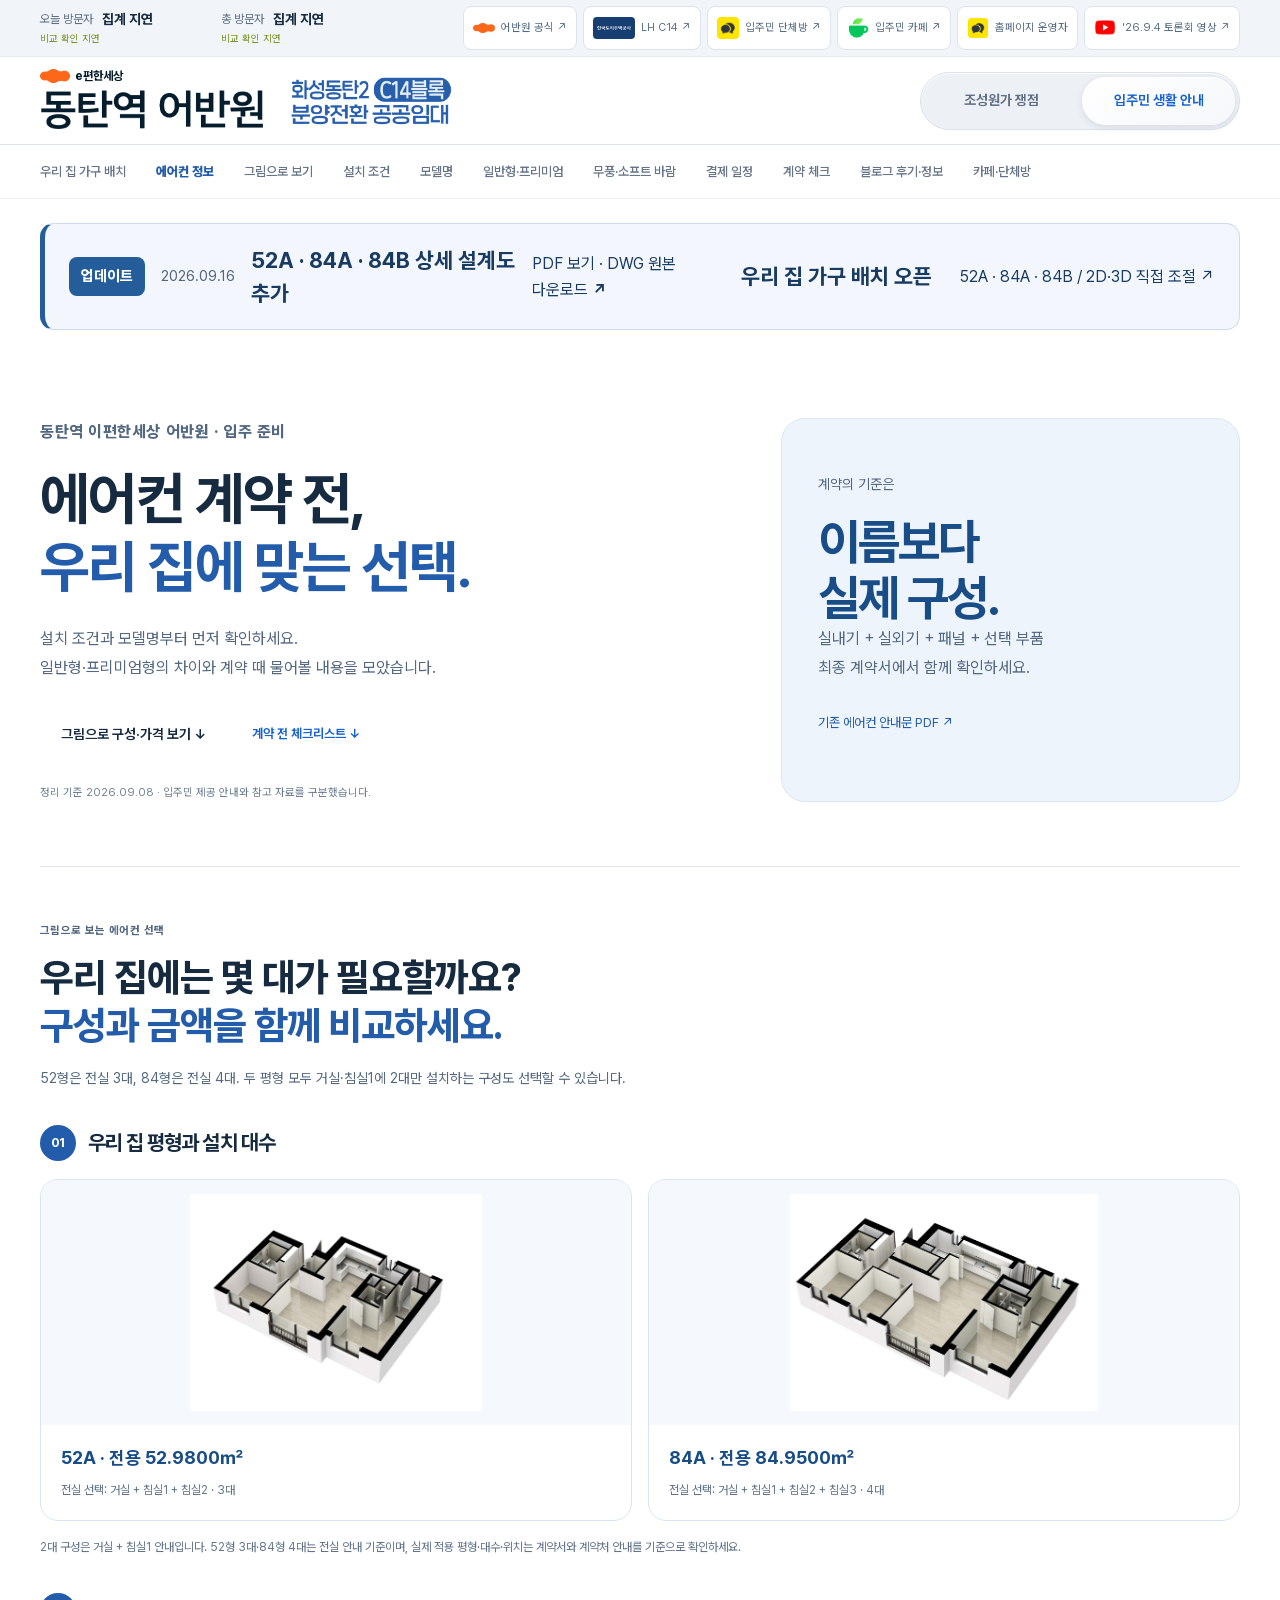
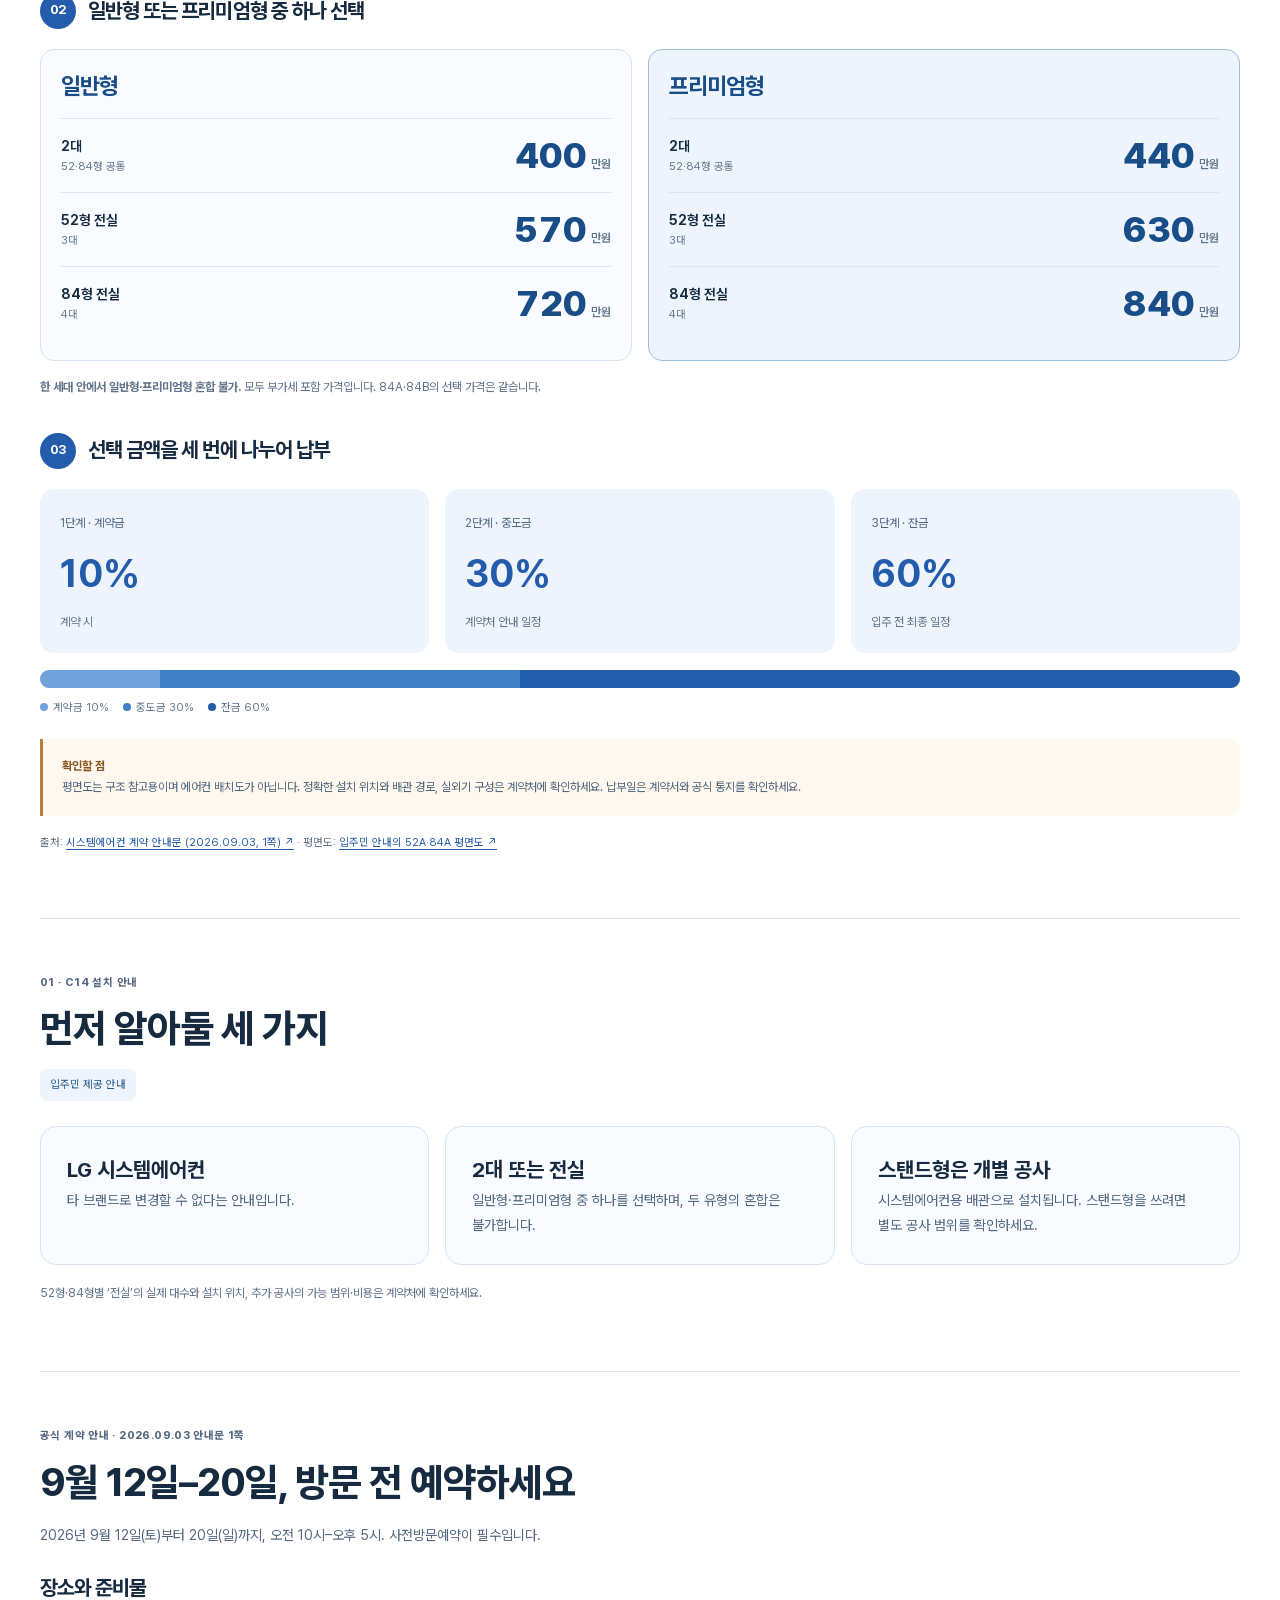
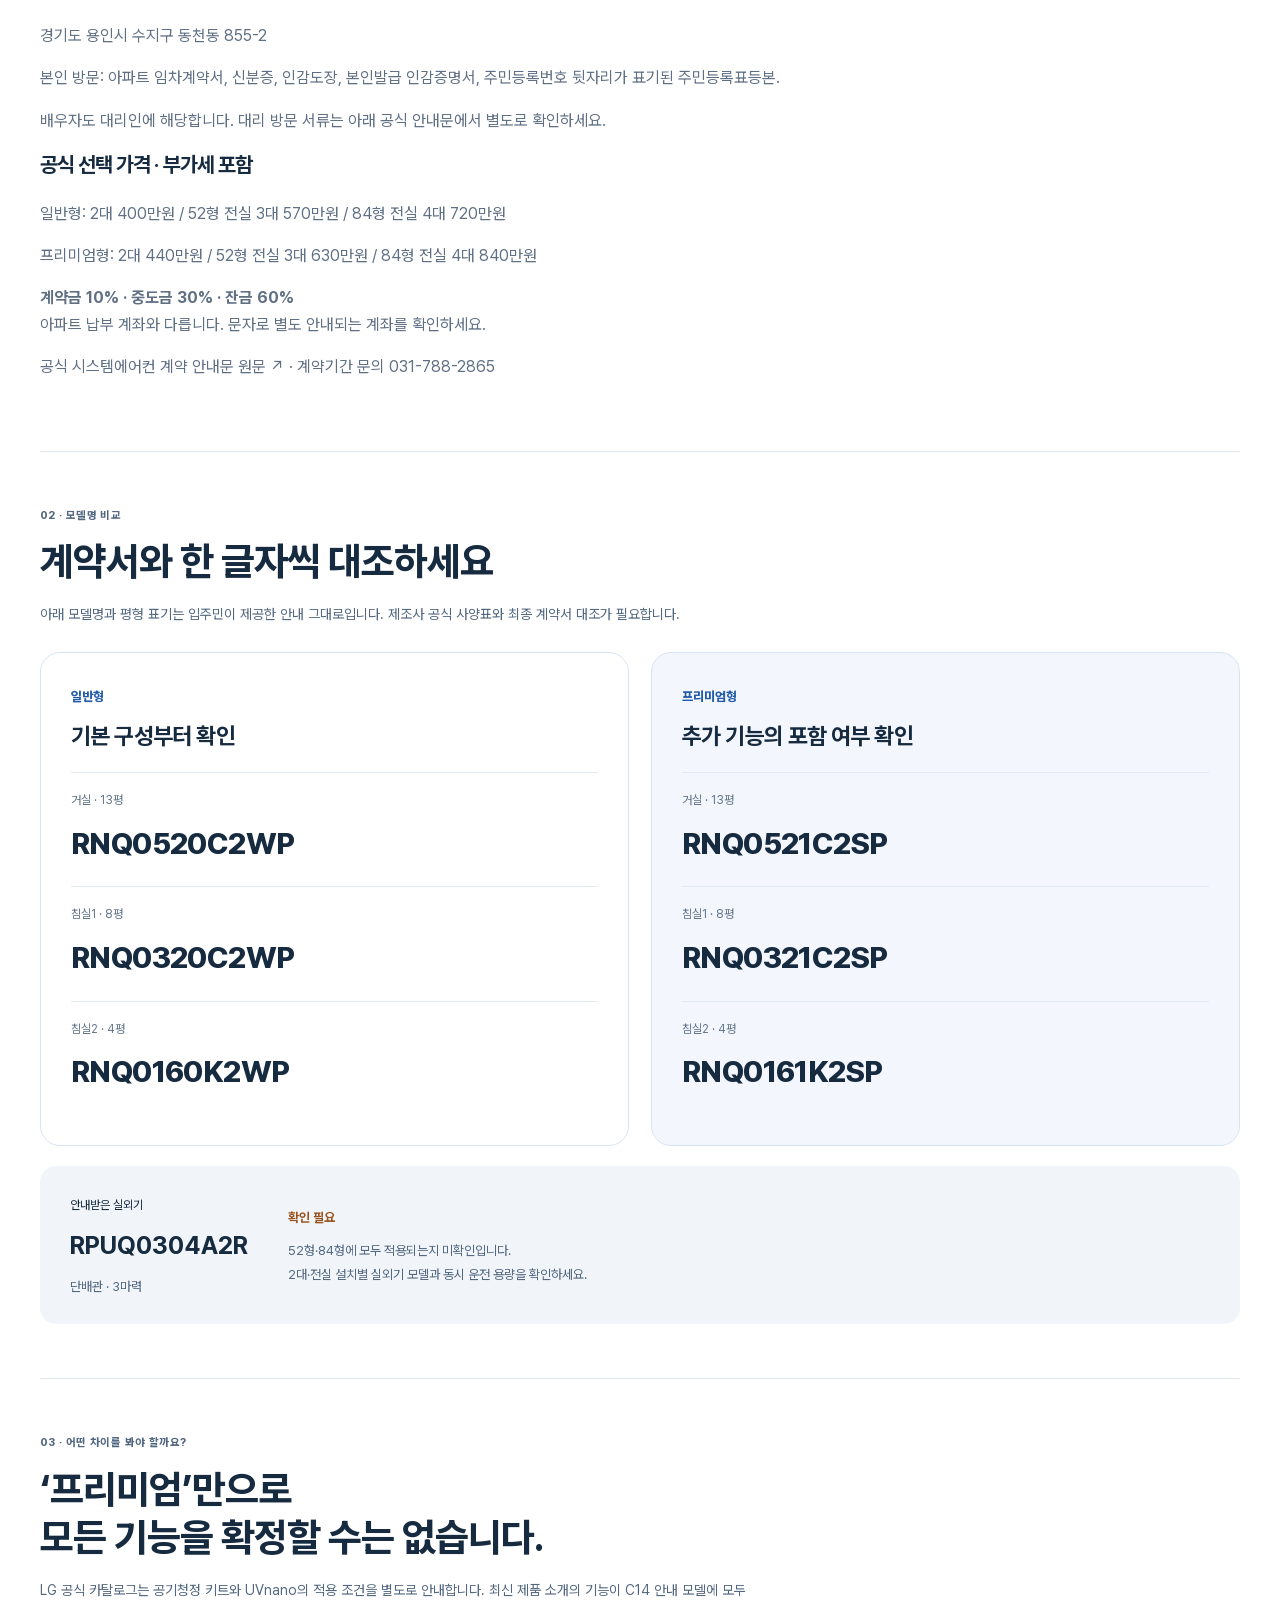
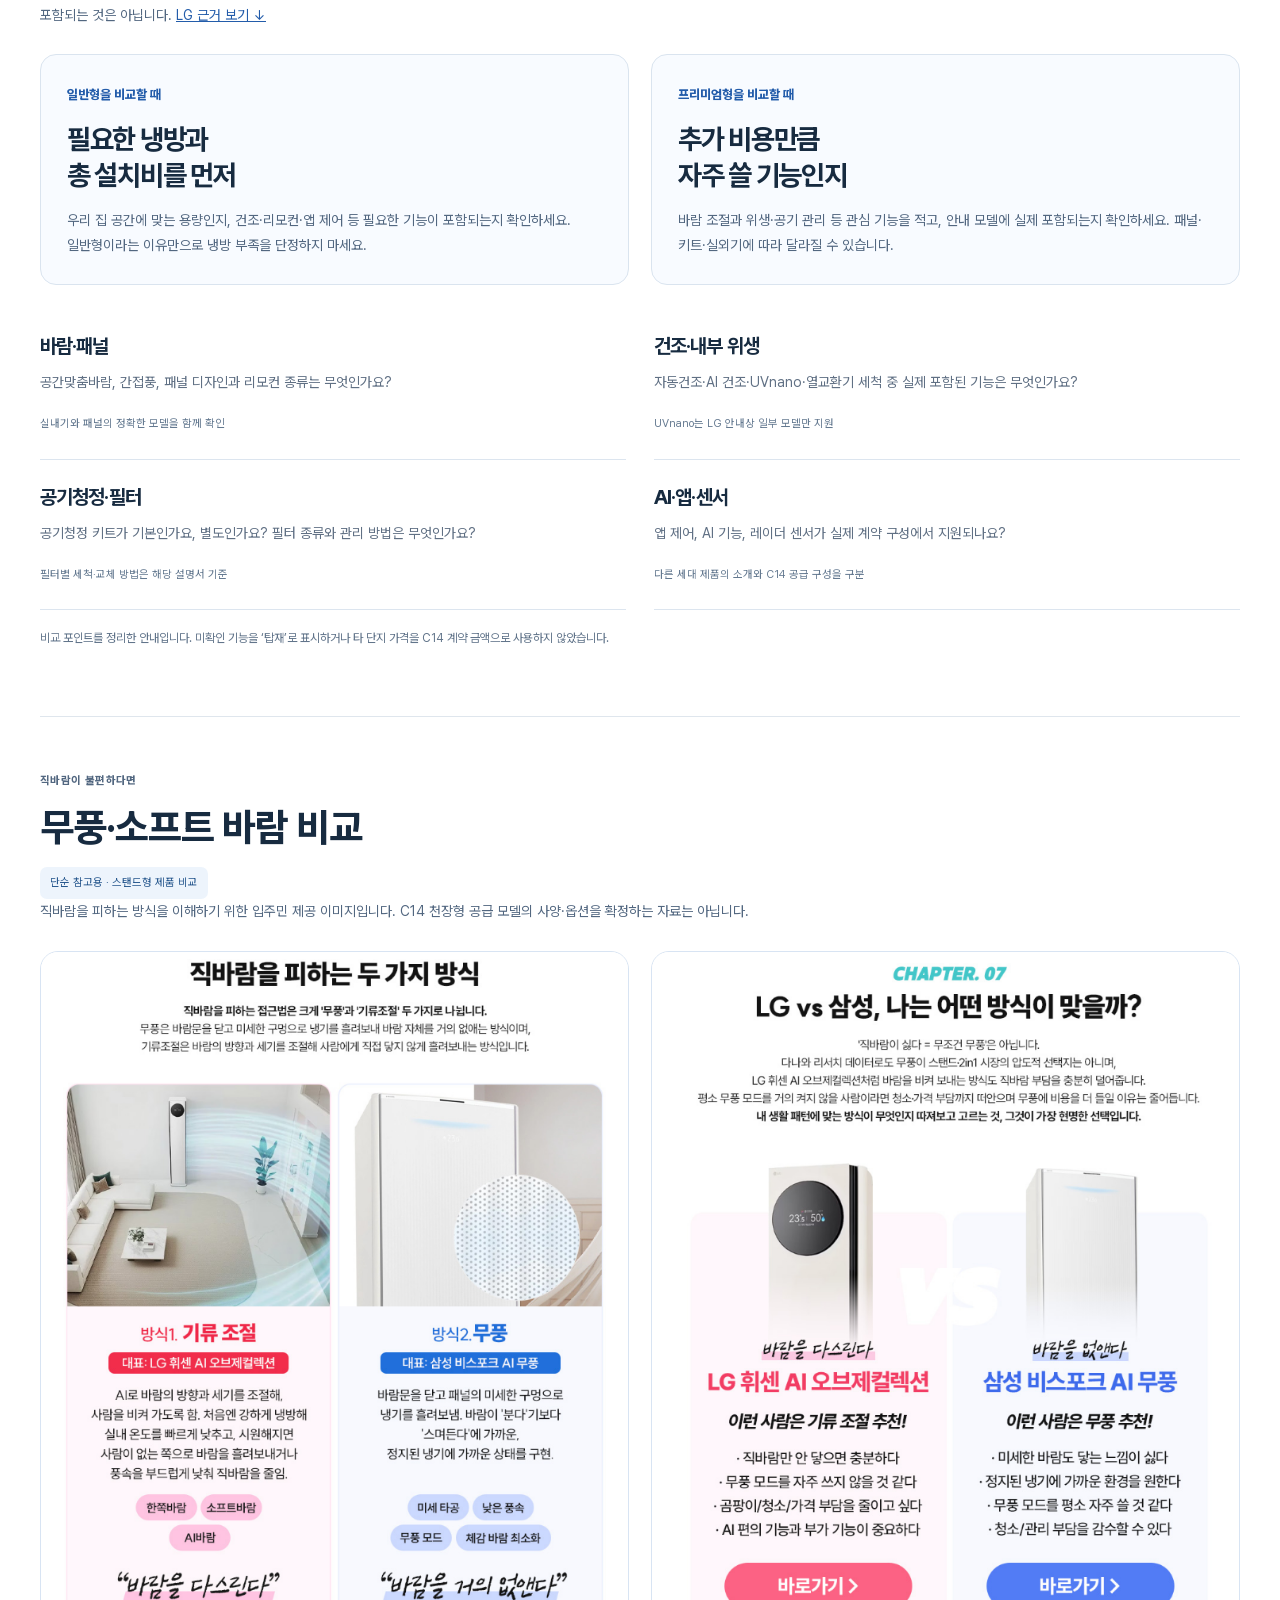
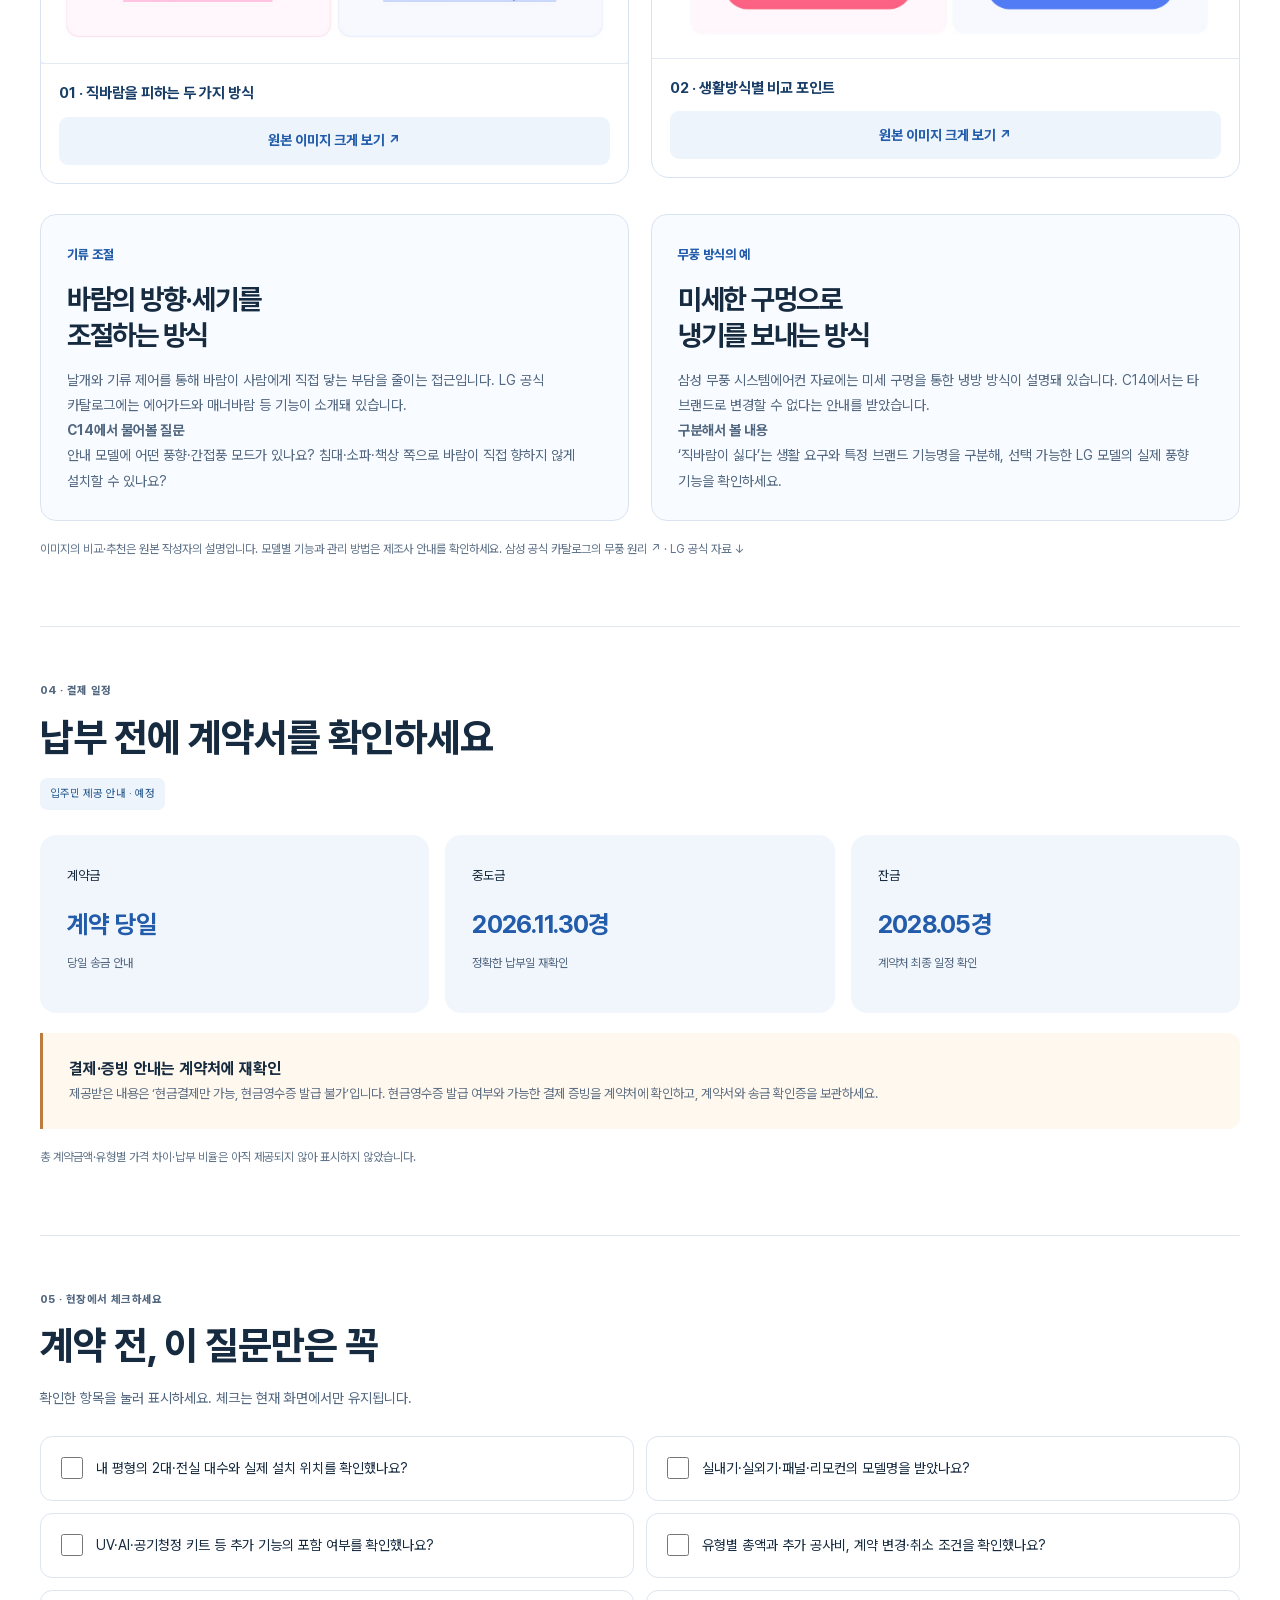
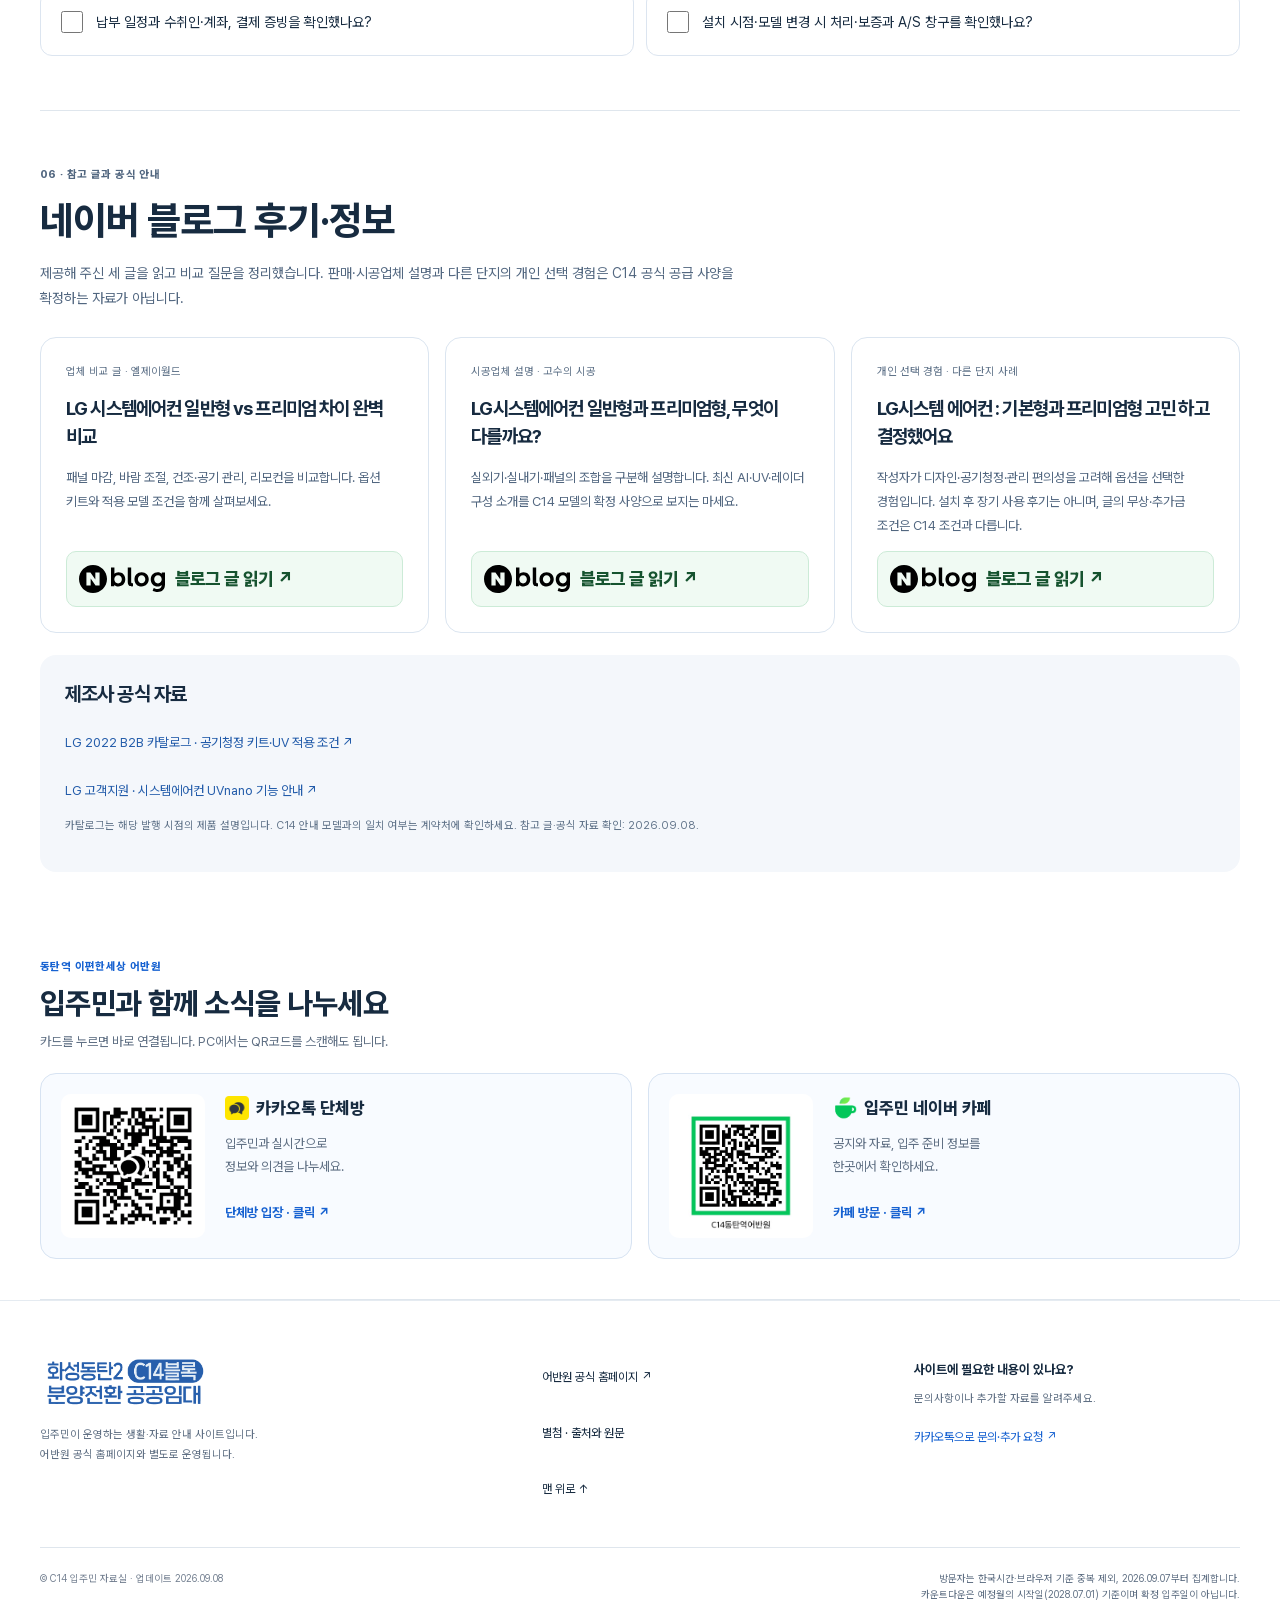
<file: aircon.html>
<!doctype html><html lang="ko"><head><meta charset="utf-8"><meta name="viewport" content="width=device-width,initial-scale=1"><title>에어컨 정보 | 동탄역 이편한세상 어반원 C14</title><meta name="description" content="C14 입주예정자를 위한 LG 시스템에어컨 일반형·프리미엄형 비교, 안내 모델명, 설치 제한, 납부 일정과 계약 전 확인사항."><link rel="canonical" href="https://c14.ai-hub-os.com/aircon.html"><meta property="og:title" content="어반원 에어컨, 계약 전 함께 확인하세요"><meta property="og:description" content="설치 조건·모델명·일반형과 프리미엄 비교·납부 일정"><meta property="og:image" content="https://c14.ai-hub-os.com/assets/c14-exterior.png"><meta property="og:type" content="website"><link rel="icon" href="assets/favicon.svg"><link rel="stylesheet" href="styles.css?v=guide-2"><link rel="stylesheet" href="article-actions.css?v=20260916-updates"><link rel="stylesheet" href="aircon.css?v=20260908-airflow"><link rel="stylesheet" href="aircon-infographic.css?v=1"></head><body class="aircon-page"><a class="skip-link" href="#top">본문으로 바로가기</a><div class="community-bar"><div class="wrap"><div class="visitor-stats" aria-label="사이트 방문자 수" aria-live="polite"><span>오늘 방문자 <b data-stat="today">—</b><small data-stat-delta="today" aria-label="오늘 방문자 변동"></small></span><span>총 방문자 <b data-stat="total">—</b><small data-stat-delta="total" aria-label="총 방문자 변동"></small></span></div><div class="community-contacts compact-contacts"><a class="community-contact utility-link" href="https://www.elife.co.kr/Posm_list01.action?commonMap.CD_BIZ_LND=230160" target="_blank" rel="noopener noreferrer"><img src="assets/elife-logo.png" alt=""><span>어반원 공식 ↗</span></a><a class="community-contact utility-link" href="https://www.lhdt2-c14.co.kr/" target="_blank" rel="noopener noreferrer"><img class="utility-lh" src="assets/lh-footer-logo.svg" alt="LH"><span>LH C14 ↗</span></a><a class="community-contact utility-link" href="https://open.kakao.com/o/gxiyKH5h" target="_blank" rel="noopener noreferrer"><img src="assets/kakao-openchat.png" alt="카카오톡"><span>입주민 단체방 ↗</span></a><a class="community-contact utility-link" href="https://m.site.naver.com/2gcKG" target="_blank" rel="noopener noreferrer"><img src="assets/naver-cafe.ico" alt="네이버"><span>입주민 카페 ↗</span></a><a class="community-contact kakao-contact" href="https://open.kakao.com/o/s3EgWwLi" target="_blank" rel="noopener noreferrer" aria-label="홈페이지 운영자에게 카카오톡으로 연락하기 (새 창)"><span class="contact-icon"><img src="assets/kakao-openchat.png" alt=""></span><span>홈페이지 운영자</span></a><a class="community-contact" href="https://www.youtube.com/watch?v=ZBfcnx8diAg" target="_blank" rel="noopener noreferrer" aria-label="공개 토론회 영상에서 의견 나누기 (새 창)"><span class="contact-icon" aria-hidden="true"><span class="youtube-icon"></span></span><span>'26.9.4 토론회 영상 ↗</span></a></div></div></div>
  <header class="site-header shared-header">
    <a class="elife-brand" href="index.html#site-top" aria-label="동탄역 어반원 · 메인페이지 맨 위로"><div class="elife-brand-label"><img src="assets/elife-logo.png" width="30" height="14" alt=""><span>e편한세상</span></div><img class="urbanone-wordmark" src="assets/urbanone-wordmark.png" width="225" height="50" alt="동탄역 어반원"></a><a class="brand" href="index.html#site-top" aria-label="C14 · 메인페이지 맨 위로"><span class="brand-wordmark"><img src="assets/c14-logo.png" width="180" height="53" alt="화성동탄2 C14블록 분양전환 공공임대"></span></a>
    <nav class="area-nav" aria-label="사이트 영역"><a href="index.html">조성원가 쟁점</a><a href="residents.html" aria-current="page">입주민 생활 안내</a></nav>
    
  </header>
  <nav class="site-subnav" aria-label="에어컨 정보 목차"><div class="wrap">
      <a href="planner.html">우리 집 가구 배치</a><a href="aircon.html" aria-current="page">에어컨 정보</a><a href="#aircon-infographic">그림으로 보기</a><a href="#install">설치 조건</a><a href="#models">모델명</a><a href="#compare">일반형·프리미엄</a><a href="#airflow">무풍·소프트 바람</a><a href="#payment">결제 일정</a><a href="#checklist">계약 체크</a><a href="#references">블로그 후기·정보</a><a href="#resident-community">카페·단체방</a></div></nav><main id="top">
<aside class="site-update wrap" aria-label="최근 업데이트"><span class="site-update-badge">업데이트</span><time datetime="2026-09-16">2026.09.16</time><a href="residents.html#drawings"><strong>52A · 84A · 84B 상세 설계도 추가</strong><span>PDF 보기 · DWG 원본 다운로드 <b aria-hidden="true">↗</b></span></a><a href="planner.html"><strong>우리 집 가구 배치 오픈</strong><span>52A · 84A · 84B / 2D·3D 직접 조절 ↗</span></a></aside><section class="ac-hero wrap"><div><p class="eyebrow">동탄역 이편한세상 어반원 · 입주 준비</p><h1>에어컨 계약 전,<br><em>우리 집에 맞는 선택.</em></h1><p>설치 조건과 모델명부터 먼저 확인하세요.<br>일반형·프리미엄형의 차이와 계약 때 물어볼 내용을 모았습니다.</p><div class="ac-actions"><a class="button" href="#aircon-infographic">그림으로 구성·가격 보기 ↓</a><a class="text-link" href="#checklist">계약 전 체크리스트 ↓</a></div><small>정리 기준 2026.09.08 · 입주민 제공 안내와 참고 자료를 구분했습니다.</small></div><aside class="ac-hero-card"><span>계약의 기준은</span><strong>이름보다<br>실제 구성.</strong><p>실내기 + 실외기 + 패널 + 선택 부품<br>최종 계약서에서 함께 확인하세요.</p><a href="assets/c14-aircon-notice.pdf" target="_blank" rel="noopener noreferrer">기존 에어컨 안내문 PDF ↗</a></aside></section>
<section id="aircon-infographic" class="ac-info-section wrap" aria-labelledby="aircon-infographic-title">
  <div class="ac-info-heading">
    <p class="eyebrow">그림으로 보는 에어컨 선택</p>
    <h2 id="aircon-infographic-title">우리 집에는 몇 대가 필요할까요?<br><em>구성과 금액을 함께 비교하세요.</em></h2>
    <p>52형은 전실 3대, 84형은 전실 4대. 두 평형 모두 거실·침실1에 2대만 설치하는 구성도 선택할 수 있습니다.</p>
  </div>

  <h3 class="ac-info-step"><b>01</b> 우리 집 평형과 설치 대수</h3><div class="ac-info-grid" aria-label="공식 평면도 참고">
    <figure class="ac-info-plan">
      <a href="assets/52A.jpeg" target="_blank" rel="noopener noreferrer"><img src="assets/52A.jpeg" width="2483" height="1840" loading="lazy" alt="52A 공식 평면도 (구조 참고용)"></a>
      <figcaption><strong>52A · 전용 52.9800㎡</strong><span>전실 선택: 거실 + 침실1 + 침실2 · 3대</span></figcaption>
    </figure>
    <figure class="ac-info-plan">
      <a href="assets/84A.jpeg" target="_blank" rel="noopener noreferrer"><img src="assets/84A.jpeg" width="2607" height="1841" loading="lazy" alt="84A 공식 평면도 (구조 참고용)"></a>
      <figcaption><strong>84A · 전용 84.9500㎡</strong><span>전실 선택: 거실 + 침실1 + 침실2 + 침실3 · 4대</span></figcaption>
    </figure>
  </div>
  <p class="ac-info-caption">2대 구성은 거실 + 침실1 안내입니다. 52형 3대·84형 4대는 전실 안내 기준이며, 실제 적용 평형·대수·위치는 계약서와 계약처 안내를 기준으로 확인하세요.</p>

  <h3 class="ac-info-step"><b>02</b> 일반형 또는 프리미엄형 중 하나 선택</h3>
  <div class="ac-info-prices" aria-label="구성별 공식 가격 비교, 부가세 포함">
    <article class="ac-info-price"><h3>일반형</h3><dl><div><dt>2대 <small>52·84형 공통</small></dt><dd>400<small>만원</small></dd></div><div><dt>52형 전실 <small>3대</small></dt><dd>570<small>만원</small></dd></div><div><dt>84형 전실 <small>4대</small></dt><dd>720<small>만원</small></dd></div></dl></article>
    <article class="ac-info-price ac-info-premium"><h3>프리미엄형</h3><dl><div><dt>2대 <small>52·84형 공통</small></dt><dd>440<small>만원</small></dd></div><div><dt>52형 전실 <small>3대</small></dt><dd>630<small>만원</small></dd></div><div><dt>84형 전실 <small>4대</small></dt><dd>840<small>만원</small></dd></div></dl></article>
  </div>
  <p class="ac-info-caption"><strong>한 세대 안에서 일반형·프리미엄형 혼합 불가.</strong> 모두 부가세 포함 가격입니다. 84A·84B의 선택 가격은 같습니다.</p>
  <h3 class="ac-info-step"><b>03</b> 선택 금액을 세 번에 나누어 납부</h3>
  <div class="ac-info-payment" aria-label="납부 비율 단계도">
    <article><span>1단계 · 계약금</span><strong>10%</strong><p>계약 시</p></article>
    <article><span>2단계 · 중도금</span><strong>30%</strong><p>계약처 안내 일정</p></article>
    <article><span>3단계 · 잔금</span><strong>60%</strong><p>입주 전 최종 일정</p></article>
  </div>
  <div class="ac-info-bar" aria-label="계약금 10%, 중도금 30%, 잔금 60% 비례 막대"><i></i><i></i><i></i></div>
  <div class="ac-info-legend" aria-hidden="true"><span><b></b>계약금 10%</span><span><b></b>중도금 30%</span><span><b></b>잔금 60%</span></div>

  <p class="ac-info-note"><strong>확인할 점</strong><br>평면도는 구조 참고용이며 에어컨 배치도가 아닙니다. 정확한 설치 위치와 배관 경로, 실외기 구성은 계약처에 확인하세요. 납부일은 계약서와 공식 통지를 확인하세요.</p>
  <p class="ac-info-source">출처: <a href="https://www.elife.co.kr/jsp/front/po/230160/static/pdf/230160_notice_260903.pdf" target="_blank" rel="noopener noreferrer">시스템에어컨 계약 안내문 (2026.09.03, 1쪽) ↗</a> · 평면도: <a href="residents.html#plans">입주민 안내의 52A·84A 평면도 ↗</a></p>
</section>
<section id="install" class="ac-section wrap"><div class="ac-heading"><p class="eyebrow">01 · C14 설치 안내</p><h2>먼저 알아둘 세 가지</h2><span class="ac-badge">입주민 제공 안내</span></div><div class="ac-three"><article><b>LG 시스템에어컨</b><p>타 브랜드로 변경할 수 없다는 안내입니다.</p></article><article><b>2대 또는 전실</b><p>일반형·프리미엄형 중 하나를 선택하며, 두 유형의 혼합은 불가합니다.</p></article><article><b>스탠드형은 개별 공사</b><p>시스템에어컨용 배관으로 설치됩니다. 스탠드형을 쓰려면 별도 공사 범위를 확인하세요.</p></article></div><p class="ac-note">52형·84형별 ‘전실’의 실제 대수와 설치 위치, 추가 공사의 가능 범위·비용은 계약처에 확인하세요.</p></section>
<section class="ac-section wrap" id="official-contract"><div class="ac-heading"><p class="eyebrow">공식 계약 안내 · 2026.09.03 안내문 1쪽</p><h2>9월 12일–20일, 방문 전 예약하세요</h2><p>2026년 9월 12일(토)부터 20일(일)까지, 오전 10시–오후 5시. 사전방문예약이 필수입니다.</p></div><div class="ac-grid"><article class="ac-card"><h3>장소와 준비물</h3><p>경기도 용인시 수지구 동천동 855-2</p><p>본인 방문: 아파트 임차계약서, 신분증, 인감도장, 본인발급 인감증명서, 주민등록번호 뒷자리가 표기된 주민등록표등본.</p><p>배우자도 대리인에 해당합니다. 대리 방문 서류는 아래 공식 안내문에서 별도로 확인하세요.</p></article><article class="ac-card"><h3>공식 선택 가격 · 부가세 포함</h3><p>일반형: 2대 400만원 / 52형 전실 3대 570만원 / 84형 전실 4대 720만원</p><p>프리미엄형: 2대 440만원 / 52형 전실 3대 630만원 / 84형 전실 4대 840만원</p><p><strong>계약금 10% · 중도금 30% · 잔금 60%</strong><br>아파트 납부 계좌와 다릅니다. 문자로 별도 안내되는 계좌를 확인하세요.</p></article></div><p><a href="https://www.elife.co.kr/jsp/front/po/230160/static/pdf/230160_notice_260903.pdf" target="_blank" rel="noopener noreferrer">공식 시스템에어컨 계약 안내문 원문 ↗</a> · 계약기간 문의 031-788-2865</p></section><section id="models" class="ac-section wrap"><div class="ac-heading"><p class="eyebrow">02 · 모델명 비교</p><h2>계약서와 한 글자씩 대조하세요</h2><p>아래 모델명과 평형 표기는 입주민이 제공한 안내 그대로입니다. 제조사 공식 사양표와 최종 계약서 대조가 필요합니다.</p></div><div class="ac-two"><article class="ac-model"><span>일반형</span><h3>기본 구성부터 확인</h3><dl><dt>거실 · 13평</dt><dd>RNQ0520C2WP</dd><dt>침실1 · 8평</dt><dd>RNQ0320C2WP</dd><dt>침실2 · 4평</dt><dd>RNQ0160K2WP</dd></dl></article><article class="ac-model premium"><span>프리미엄형</span><h3>추가 기능의 포함 여부 확인</h3><dl><dt>거실 · 13평</dt><dd>RNQ0521C2SP</dd><dt>침실1 · 8평</dt><dd>RNQ0321C2SP</dd><dt>침실2 · 4평</dt><dd>RNQ0161K2SP</dd></dl></article></div><div class="ac-outdoor"><div><span>안내받은 실외기</span><strong>RPUQ0304A2R</strong><p>단배관 · 3마력</p></div><div><b>확인 필요</b><p>52형·84형에 모두 적용되는지 미확인입니다.<br>2대·전실 설치별 실외기 모델과 동시 운전 용량을 확인하세요.</p></div></div></section>
<section id="compare" class="ac-section wrap"><div class="ac-heading"><p class="eyebrow">03 · 어떤 차이를 봐야 할까요?</p><h2>‘프리미엄’만으로<br>모든 기능을 확정할 수는 없습니다.</h2><p>LG 공식 카탈로그는 공기청정 키트와 UVnano의 적용 조건을 별도로 안내합니다. 최신 제품 소개의 기능이 C14 안내 모델에 모두 포함되는 것은 아닙니다. <a href="#ref-lg">LG 근거 보기 ↓</a></p></div><div class="ac-two"><article class="ac-choice"><span>일반형을 비교할 때</span><h3>필요한 냉방과<br>총 설치비를 먼저</h3><p>우리 집 공간에 맞는 용량인지, 건조·리모컨·앱 제어 등 필요한 기능이 포함되는지 확인하세요. 일반형이라는 이유만으로 냉방 부족을 단정하지 마세요.</p></article><article class="ac-choice"><span>프리미엄형을 비교할 때</span><h3>추가 비용만큼<br>자주 쓸 기능인지</h3><p>바람 조절과 위생·공기 관리 등 관심 기능을 적고, 안내 모델에 실제 포함되는지 확인하세요. 패널·키트·실외기에 따라 달라질 수 있습니다.</p></article></div><div class="ac-comparison" role="region" aria-label="기능별 확인 질문"><article><h3>바람·패널</h3><p>공간맞춤바람, 간접풍, 패널 디자인과 리모컨 종류는 무엇인가요?</p><small>실내기와 패널의 정확한 모델을 함께 확인</small></article><article><h3>건조·내부 위생</h3><p>자동건조·AI 건조·UVnano·열교환기 세척 중 실제 포함된 기능은 무엇인가요?</p><small>UVnano는 LG 안내상 일부 모델만 지원</small></article><article><h3>공기청정·필터</h3><p>공기청정 키트가 기본인가요, 별도인가요? 필터 종류와 관리 방법은 무엇인가요?</p><small>필터별 세척·교체 방법은 해당 설명서 기준</small></article><article><h3>AI·앱·센서</h3><p>앱 제어, AI 기능, 레이더 센서가 실제 계약 구성에서 지원되나요?</p><small>다른 세대 제품의 소개와 C14 공급 구성을 구분</small></article></div><p class="ac-note">비교 포인트를 정리한 안내입니다. 미확인 기능을 ‘탑재’로 표시하거나 타 단지 가격을 C14 계약 금액으로 사용하지 않았습니다.</p></section>
<section id="airflow" class="ac-section wrap" aria-labelledby="airflow-heading"><div class="ac-heading"><p class="eyebrow">직바람이 불편하다면</p><h2 id="airflow-heading">무풍·소프트 바람 비교</h2><span class="ac-badge">단순 참고용 · 스탠드형 제품 비교</span><p>직바람을 피하는 방식을 이해하기 위한 입주민 제공 이미지입니다. C14 천장형 공급 모델의 사양·옵션을 확정하는 자료는 아닙니다.</p></div>
<div class="ac-two ac-airflow-gallery">
<a href="assets/airflow-methods-reference.png" target="_blank" rel="noopener noreferrer" aria-label="기류 조절과 무풍 비교 참고 이미지 크게 보기 (새 창)"><figure><img src="assets/airflow-methods-reference.png" width="740" height="897" loading="lazy" decoding="async" alt="LG 기류 조절과 삼성 무풍의 작동 방식을 비교한 입주민 제공 참고 이미지"><figcaption><span>01 · 직바람을 피하는 두 가지 방식</span><strong>원본 이미지 크게 보기 ↗</strong></figcaption></figure></a>
<a href="assets/airflow-lifestyle-reference.png" target="_blank" rel="noopener noreferrer" aria-label="생활방식별 기류 조절과 무풍 비교 참고 이미지 크게 보기 (새 창)"><figure><img src="assets/airflow-lifestyle-reference.png" width="739" height="889" loading="lazy" decoding="async" alt="직바람 선호와 생활방식에 따른 LG·삼성 스탠드형 에어컨 비교 참고 이미지"><figcaption><span>02 · 생활방식별 비교 포인트</span><strong>원본 이미지 크게 보기 ↗</strong></figcaption></figure></a>
</div><div class="ac-two"><article class="ac-choice"><span>기류 조절</span><h3>바람의 방향·세기를<br>조절하는 방식</h3><p>날개와 기류 제어를 통해 바람이 사람에게 직접 닿는 부담을 줄이는 접근입니다. LG 공식 카탈로그에는 에어가드와 매너바람 등 기능이 소개돼 있습니다.</p><p><b>C14에서 물어볼 질문</b><br>안내 모델에 어떤 풍향·간접풍 모드가 있나요? 침대·소파·책상 쪽으로 바람이 직접 향하지 않게 설치할 수 있나요?</p></article><article class="ac-choice"><span>무풍 방식의 예</span><h3>미세한 구멍으로<br>냉기를 보내는 방식</h3><p>삼성 무풍 시스템에어컨 자료에는 미세 구멍을 통한 냉방 방식이 설명돼 있습니다. C14에서는 타 브랜드로 변경할 수 없다는 안내를 받았습니다.</p><p><b>구분해서 볼 내용</b><br>‘직바람이 싫다’는 생활 요구와 특정 브랜드 기능명을 구분해, 선택 가능한 LG 모델의 실제 풍향 기능을 확인하세요.</p></article></div><p class="ac-note">이미지의 비교·추천은 원본 작성자의 설명입니다. 모델별 기능과 관리 방법은 제조사 안내를 확인하세요. <a href="https://images.samsung.com/is/content/samsung/p5/sec/business/insights/catalog-download/2020/GB20200527_obtain.pdf" target="_blank" rel="noopener noreferrer">삼성 공식 카탈로그의 무풍 원리 ↗</a> · <a href="#ref-lg">LG 공식 자료 ↓</a></p></section><section id="payment" class="ac-section wrap"><div class="ac-heading"><p class="eyebrow">04 · 결제 일정</p><h2>납부 전에 계약서를 확인하세요</h2><span class="ac-badge">입주민 제공 안내 · 예정</span></div><div class="ac-payment"><div><span>계약금</span><strong>계약 당일</strong><p>당일 송금 안내</p></div><div><span>중도금</span><strong>2026.11.30경</strong><p>정확한 납부일 재확인</p></div><div><span>잔금</span><strong>2028.05경</strong><p>계약처 최종 일정 확인</p></div></div><div class="ac-alert"><strong>결제·증빙 안내는 계약처에 재확인</strong><p>제공받은 내용은 ‘현금결제만 가능, 현금영수증 발급 불가’입니다. 현금영수증 발급 여부와 가능한 결제 증빙을 계약처에 확인하고, 계약서와 송금 확인증을 보관하세요.</p></div><p class="ac-note">총 계약금액·유형별 가격 차이·납부 비율은 아직 제공되지 않아 표시하지 않았습니다.</p></section>
<section id="checklist" class="ac-section wrap"><div class="ac-heading"><p class="eyebrow">05 · 현장에서 체크하세요</p><h2>계약 전, 이 질문만은 꼭</h2><p>확인한 항목을 눌러 표시하세요. 체크는 현재 화면에서만 유지됩니다.</p></div><div class="ac-checks"><label><input type="checkbox">내 평형의 2대·전실 대수와 실제 설치 위치를 확인했나요?</label><label><input type="checkbox">실내기·실외기·패널·리모컨의 모델명을 받았나요?</label><label><input type="checkbox">UV·AI·공기청정 키트 등 추가 기능의 포함 여부를 확인했나요?</label><label><input type="checkbox">유형별 총액과 추가 공사비, 계약 변경·취소 조건을 확인했나요?</label><label><input type="checkbox">납부 일정과 수취인·계좌, 결제 증빙을 확인했나요?</label><label><input type="checkbox">설치 시점·모델 변경 시 처리·보증과 A/S 창구를 확인했나요?</label></div></section>
<section id="references" class="ac-section wrap"><div class="ac-heading"><p class="eyebrow">06 · 참고 글과 공식 안내</p><h2>네이버 블로그 후기·정보</h2><p>제공해 주신 세 글을 읽고 비교 질문을 정리했습니다. 판매·시공업체 설명과 다른 단지의 개인 선택 경험은 C14 공식 공급 사양을 확정하는 자료가 아닙니다.</p></div><div class="ac-references"><a href="https://naver.me/GdTWq8u8" target="_blank" rel="noopener noreferrer"><span>업체 비교 글 · 엘제이월드</span><h3>LG 시스템에어컨 일반형 vs 프리미엄 차이 완벽 비교</h3><p>패널 마감, 바람 조절, 건조·공기 관리, 리모컨을 비교합니다. 옵션 키트와 적용 모델 조건을 함께 살펴보세요.</p><strong class="ac-blog-cta"><span class="ac-blog-logo" aria-hidden="true"><img src="assets/naver-blog-naver.svg" width="28" height="28" alt=""><img src="assets/naver-blog-blog.svg" width="54" height="27" alt=""></span>블로그 글 읽기 ↗</strong></a><a href="https://m.blog.naver.com/gosusigong/224340304685" target="_blank" rel="noopener noreferrer"><span>시공업체 설명 · 고수의 시공</span><h3>LG시스템에어컨 일반형과 프리미엄형, 무엇이 다를까요?</h3><p>실외기·실내기·패널의 조합을 구분해 설명합니다. 최신 AI·UV·레이더 구성 소개를 C14 모델의 확정 사양으로 보지는 마세요.</p><strong class="ac-blog-cta"><span class="ac-blog-logo" aria-hidden="true"><img src="assets/naver-blog-naver.svg" width="28" height="28" alt=""><img src="assets/naver-blog-blog.svg" width="54" height="27" alt=""></span>블로그 글 읽기 ↗</strong></a><a href="https://naver.me/xF4IHM2B" target="_blank" rel="noopener noreferrer"><span>개인 선택 경험 · 다른 단지 사례</span><h3>LG시스템 에어컨 : 기본형과 프리미엄형 고민 하고 결정했어요</h3><p>작성자가 디자인·공기청정·관리 편의성을 고려해 옵션을 선택한 경험입니다. 설치 후 장기 사용 후기는 아니며, 글의 무상·추가금 조건은 C14 조건과 다릅니다.</p><strong class="ac-blog-cta"><span class="ac-blog-logo" aria-hidden="true"><img src="assets/naver-blog-naver.svg" width="28" height="28" alt=""><img src="assets/naver-blog-blog.svg" width="54" height="27" alt=""></span>블로그 글 읽기 ↗</strong></a></div><div id="ref-lg" class="ac-official"><h3>제조사 공식 자료</h3><a href="https://www.lge.co.kr/kr/ebook/2022/november/b2b/catImage/125/20221112_catalogue_b2b.pdf" target="_blank" rel="noopener noreferrer">LG 2022 B2B 카탈로그 · 공기청정 키트·UV 적용 조건 ↗</a><a href="https://www.lge.co.kr/support/solutions-20154863591293" target="_blank" rel="noopener noreferrer">LG 고객지원 · 시스템에어컨 UVnano 기능 안내 ↗</a><p>카탈로그는 해당 발행 시점의 제품 설명입니다. C14 안내 모델과의 일치 여부는 계약처에 확인하세요. 참고 글·공식 자료 확인: 2026.09.08.</p></div></section><section id="resident-community" class="resident-community wrap" aria-labelledby="resident-community-heading"><header><p class="eyebrow">동탄역 이편한세상 어반원</p><h2 id="resident-community-heading">입주민과 함께 소식을 나누세요</h2><p>카드를 누르면 바로 연결됩니다. PC에서는 QR코드를 스캔해도 됩니다.</p></header><div class="resident-community-grid"><a class="resident-community-card" href="https://open.kakao.com/o/gxiyKH5h" target="_blank" rel="noopener noreferrer" aria-label="입주민 카카오톡 단체방 입장 (새 창)"><img class="resident-community-qr" src="assets/resident-kakao-qr.png" width="160" height="160" alt="카카오톡 단체방 QR코드"><div><span class="resident-community-label"><img src="assets/kakao-openchat.png" width="24" height="24" alt="">카카오톡 단체방</span><p>입주민과 실시간으로<br>정보와 의견을 나누세요.</p><strong>단체방 입장 · 클릭 ↗</strong></div></a><a class="resident-community-card" href="https://m.site.naver.com/2gcKG" target="_blank" rel="noopener noreferrer" aria-label="입주민 네이버 카페 방문 (새 창)"><img class="resident-community-qr" src="assets/resident-cafe-qr.png" width="160" height="160" alt="입주민 네이버 카페 QR코드"><div><span class="resident-community-label"><img src="assets/naver-cafe.ico" width="24" height="24" alt="">입주민 네이버 카페</span><p>공지와 자료, 입주 준비 정보를<br>한곳에서 확인하세요.</p><strong>카페 방문 · 클릭 ↗</strong></div></a></div></section></main><footer class="home-footer"><div class="wrap"><div class="footer-top"><div><img src="assets/c14-logo.png" width="170" height="50" alt="화성동탄2 C14블록"><p>입주민이 운영하는 생활·자료 안내 사이트입니다.<br>어반원 공식 홈페이지와 별도로 운영됩니다.</p></div><div class="footer-links"><a href="https://www.elife.co.kr/Posm_list01.action?commonMap.CD_BIZ_LND=230160" target="_blank" rel="noopener noreferrer">어반원 공식 홈페이지 ↗</a><a href="index.html#sources">별첨 · 출처와 원문</a><a href="#top">맨 위로 ↑</a></div><div class="contact-footer"><strong>사이트에 필요한 내용이 있나요?</strong><p>문의사항이나 추가할 자료를 알려주세요.</p><a href="https://open.kakao.com/o/s3EgWwLi" target="_blank" rel="noopener noreferrer">카카오톡으로 문의·추가 요청 ↗</a></div></div><div class="footer-bottom"><span>© C14 입주민 자료실 · 업데이트 2026.09.08</span><p>방문자는 한국시간·브라우저 기준 중복 제외, 2026.09.07부터 집계합니다.<br>카운트다운은 예정월의 시작일(2028.07.01) 기준이며 확정 입주일이 아닙니다.</p></div></div></footer><script type="module" src="visitors.js?v=org-20260908"></script><script type="module" src="area-toggle.js?v=2"></script></body></html>
</file>
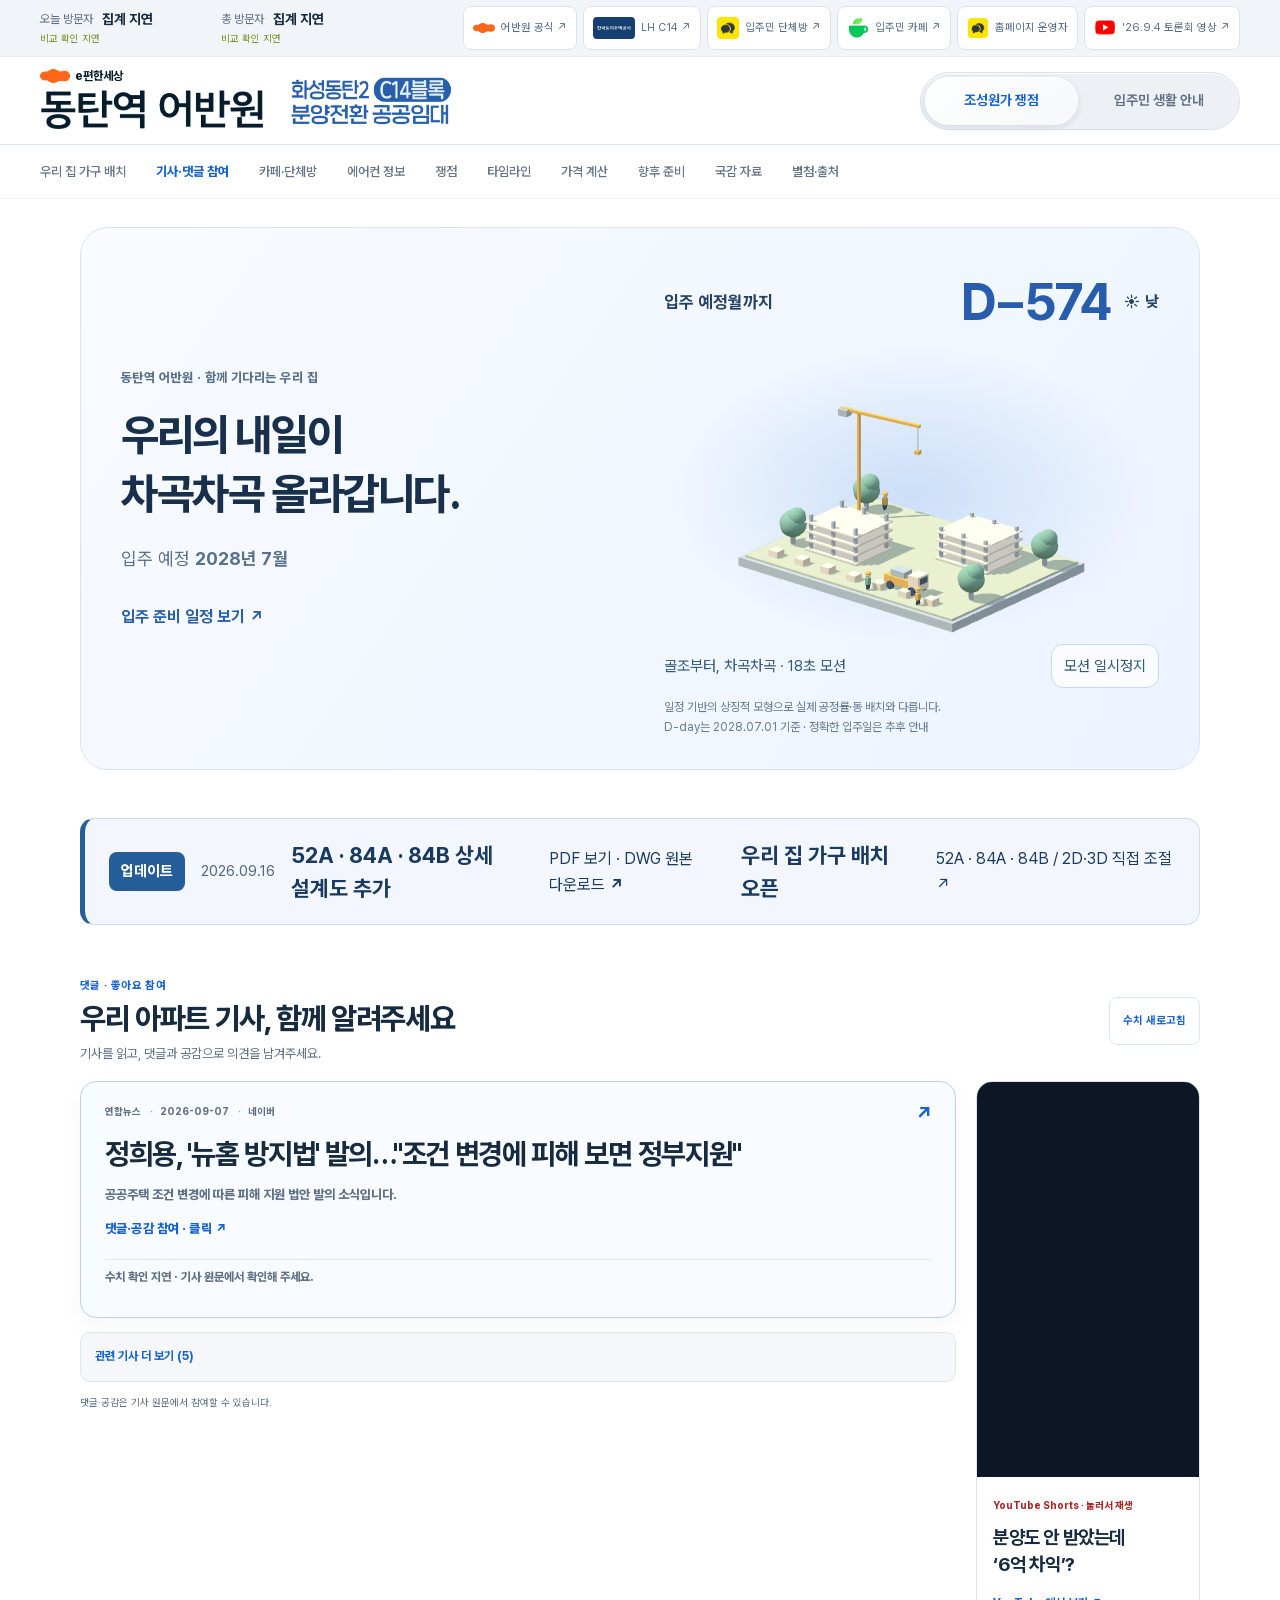
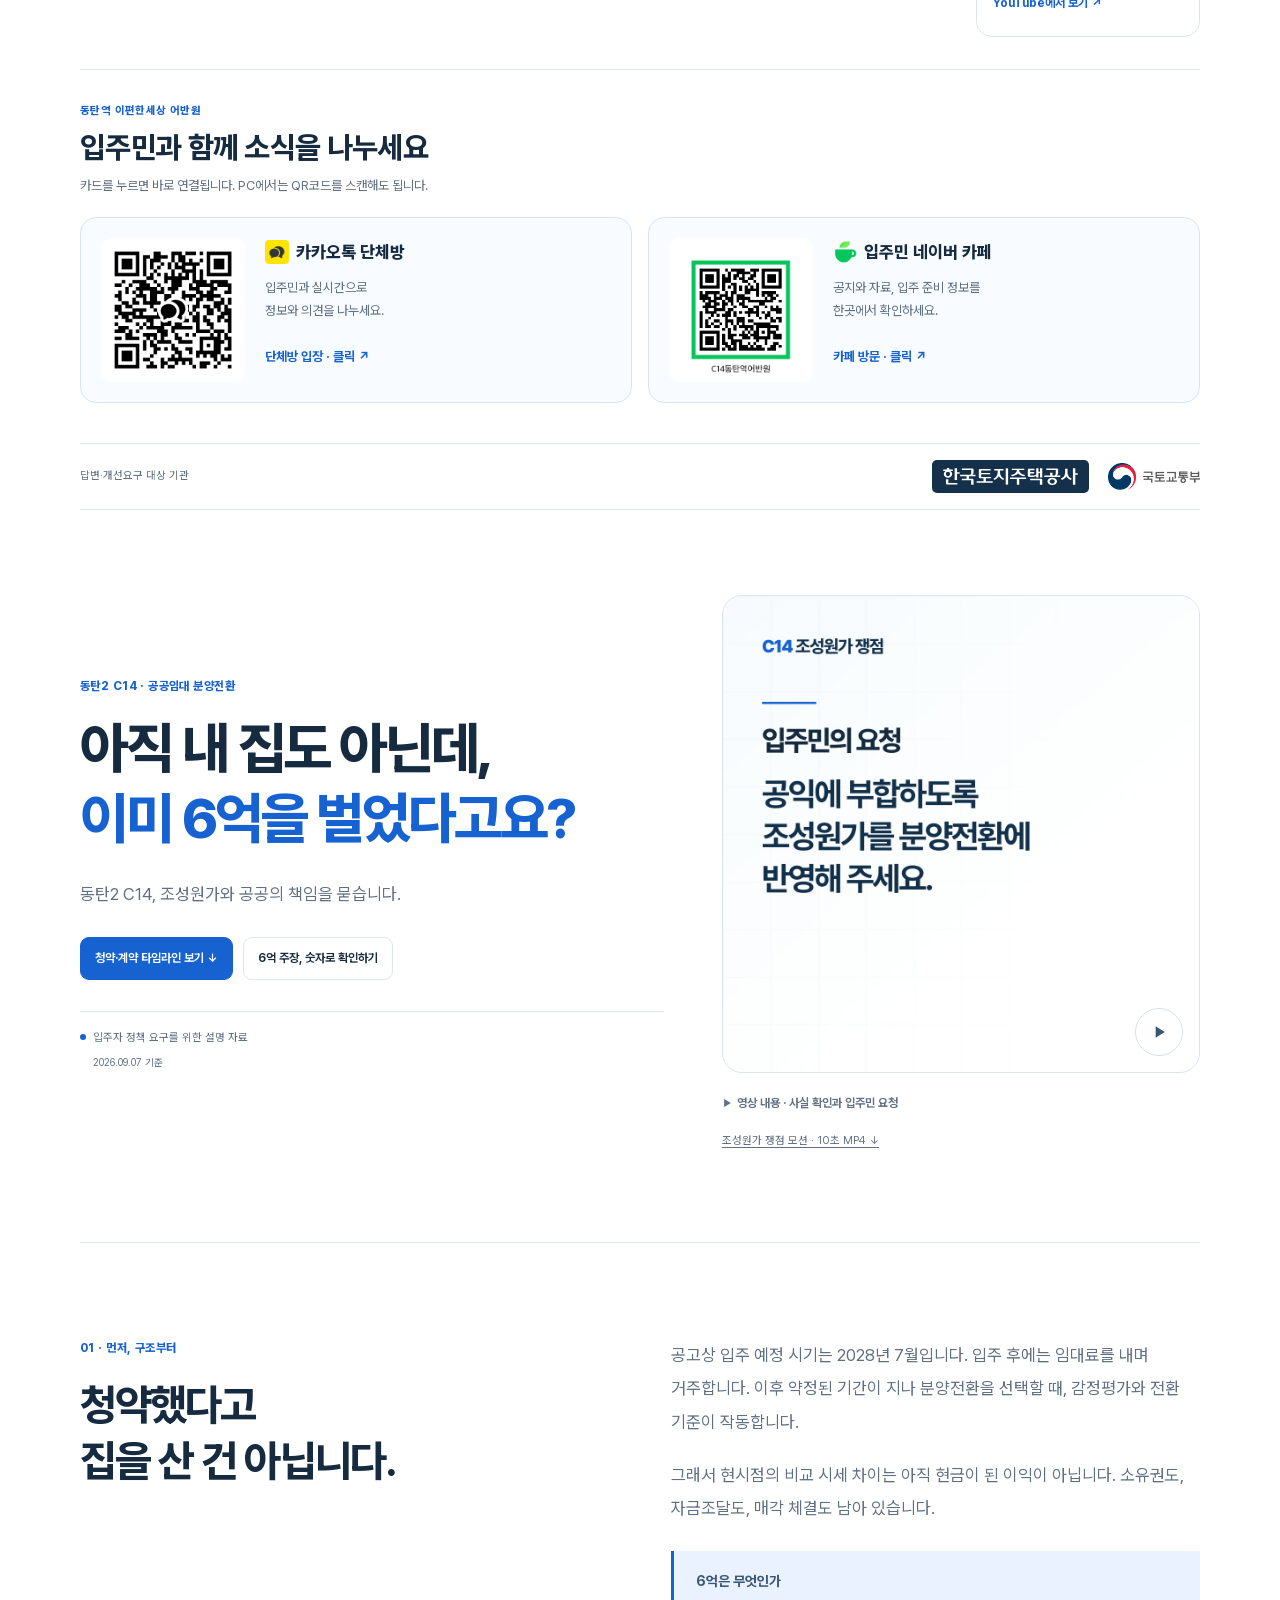
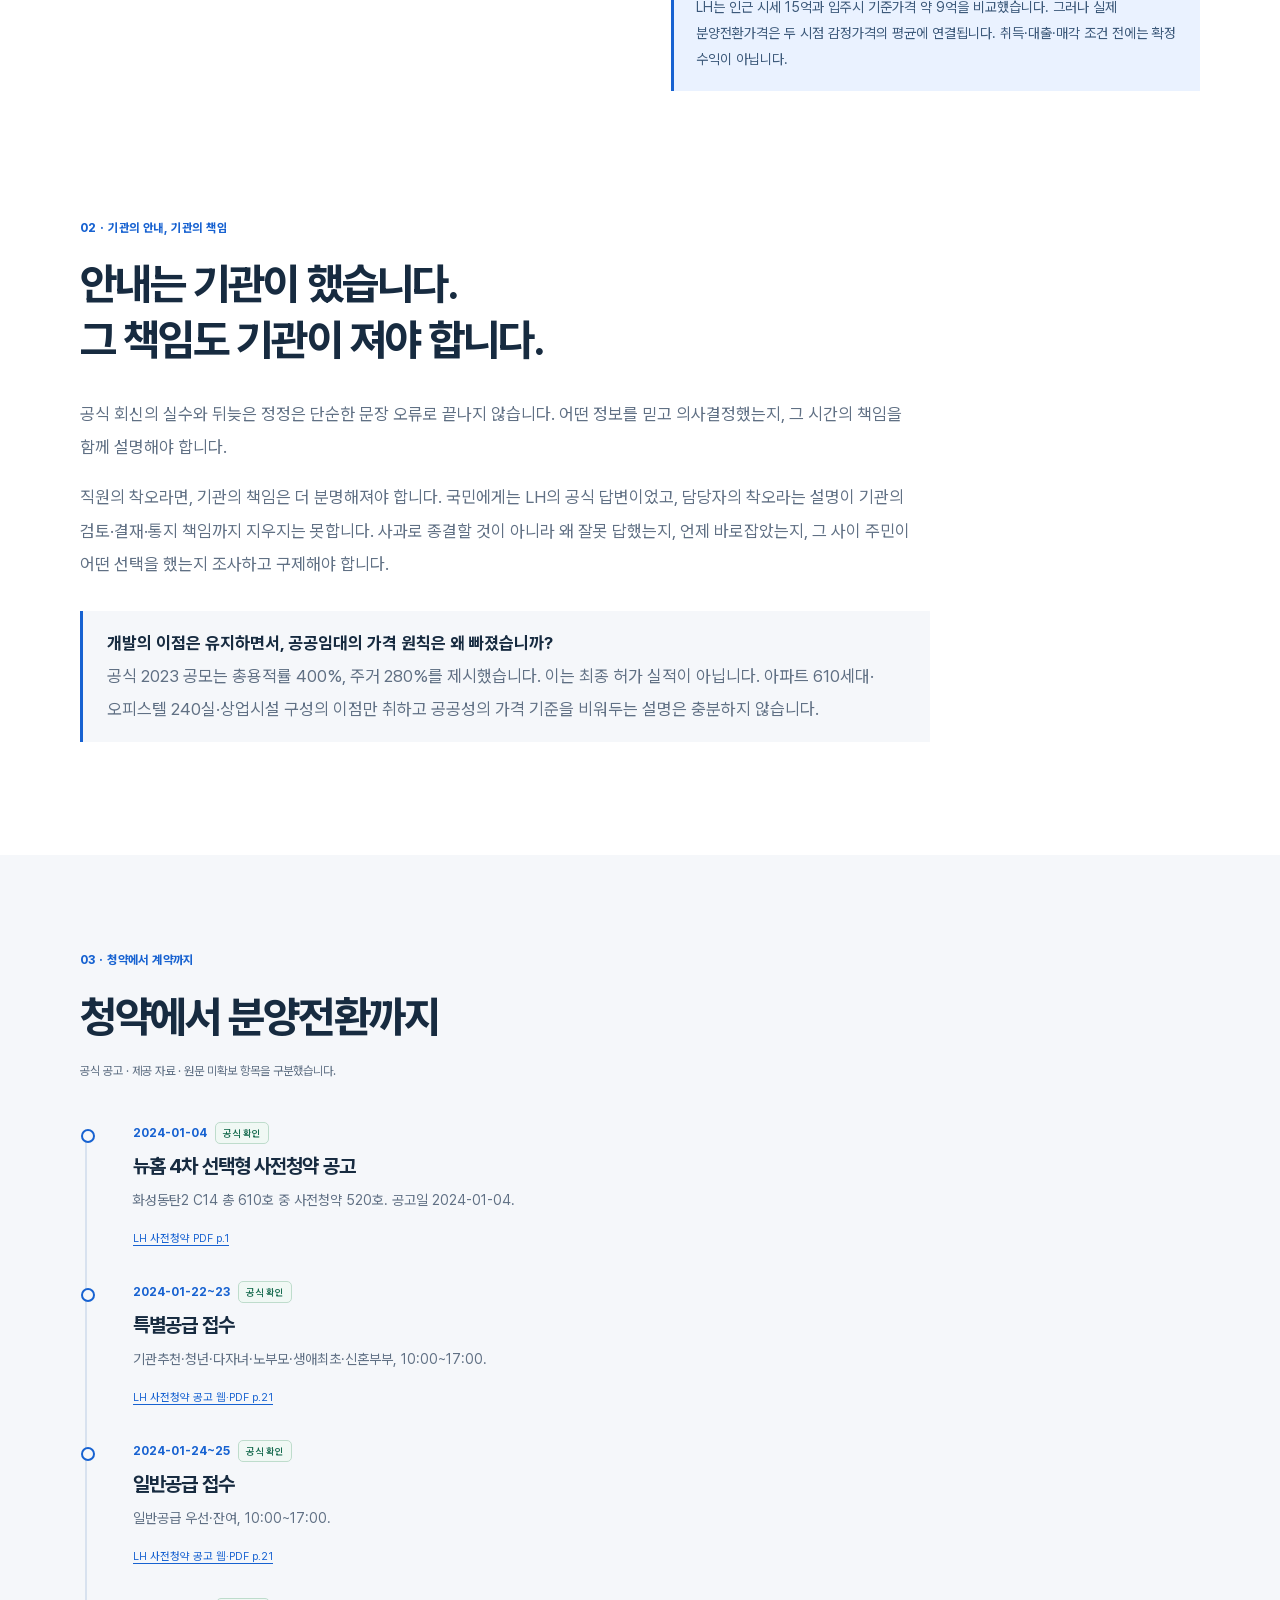
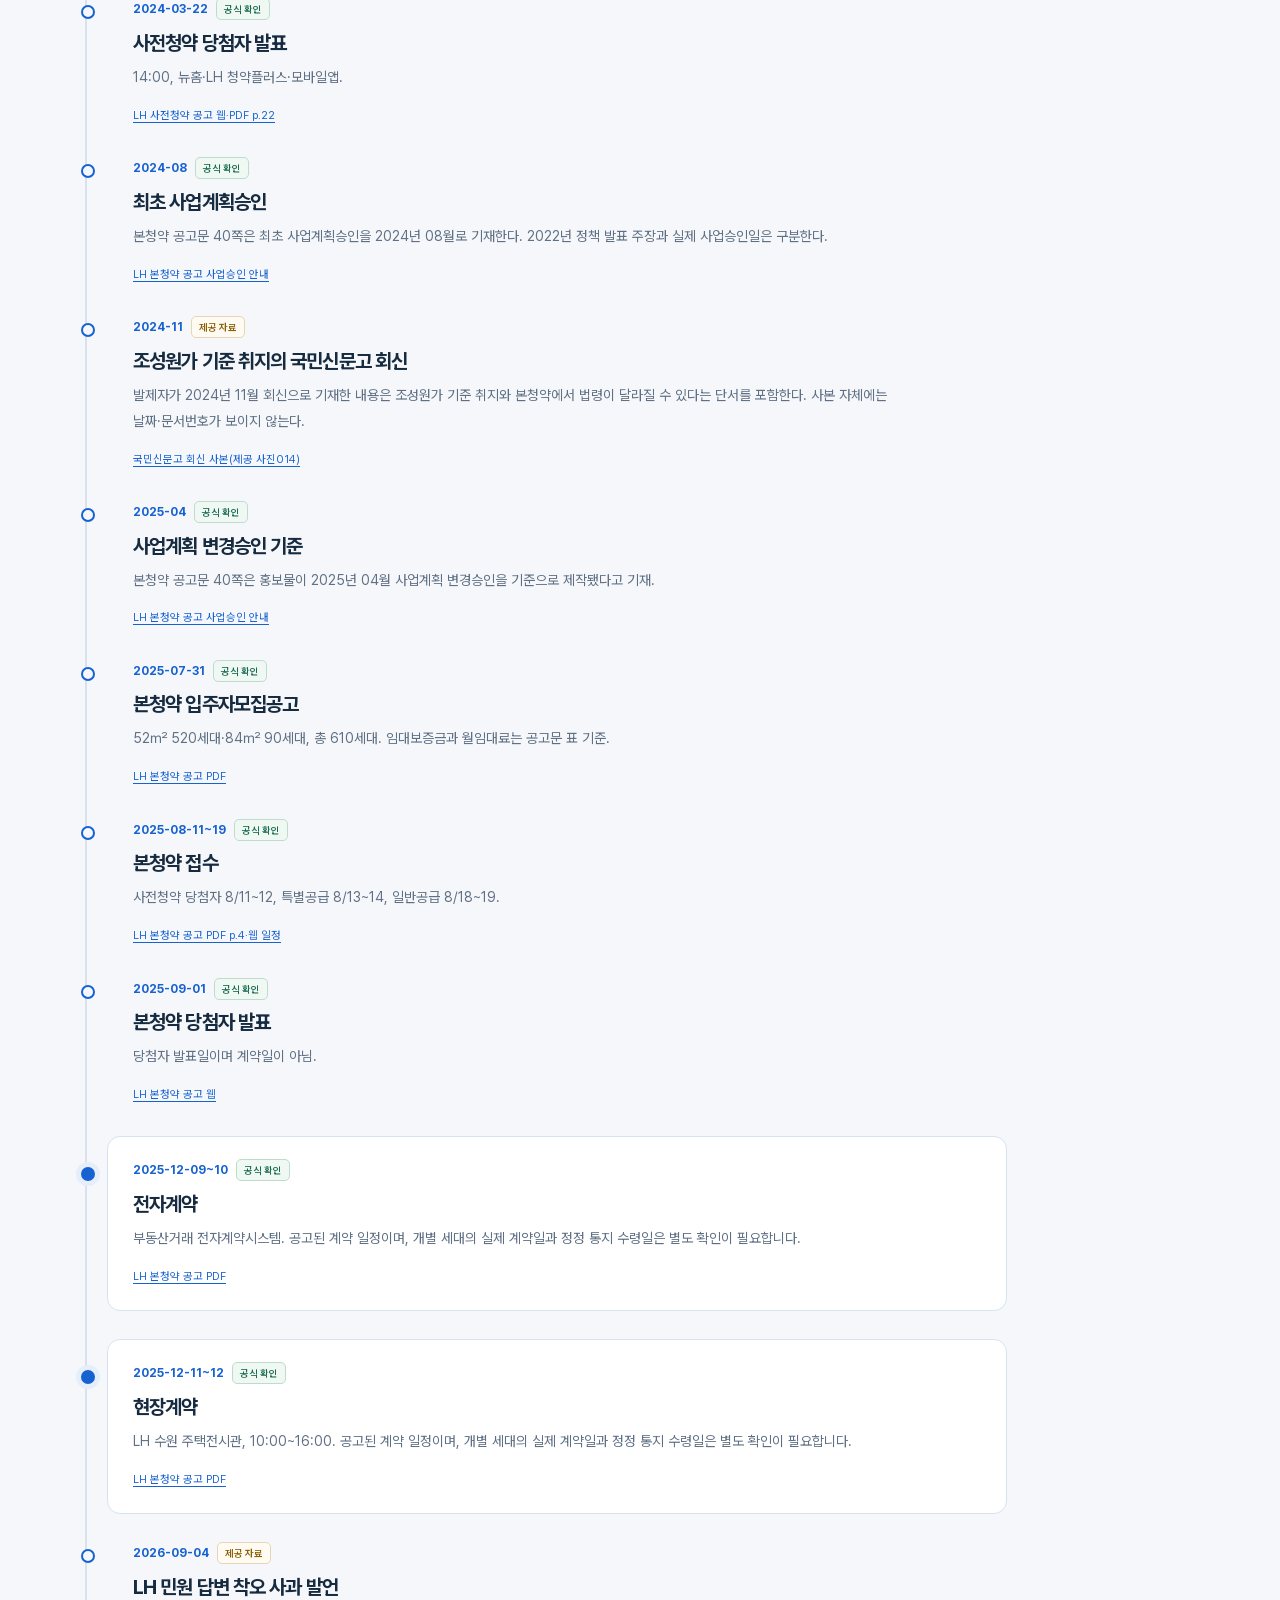
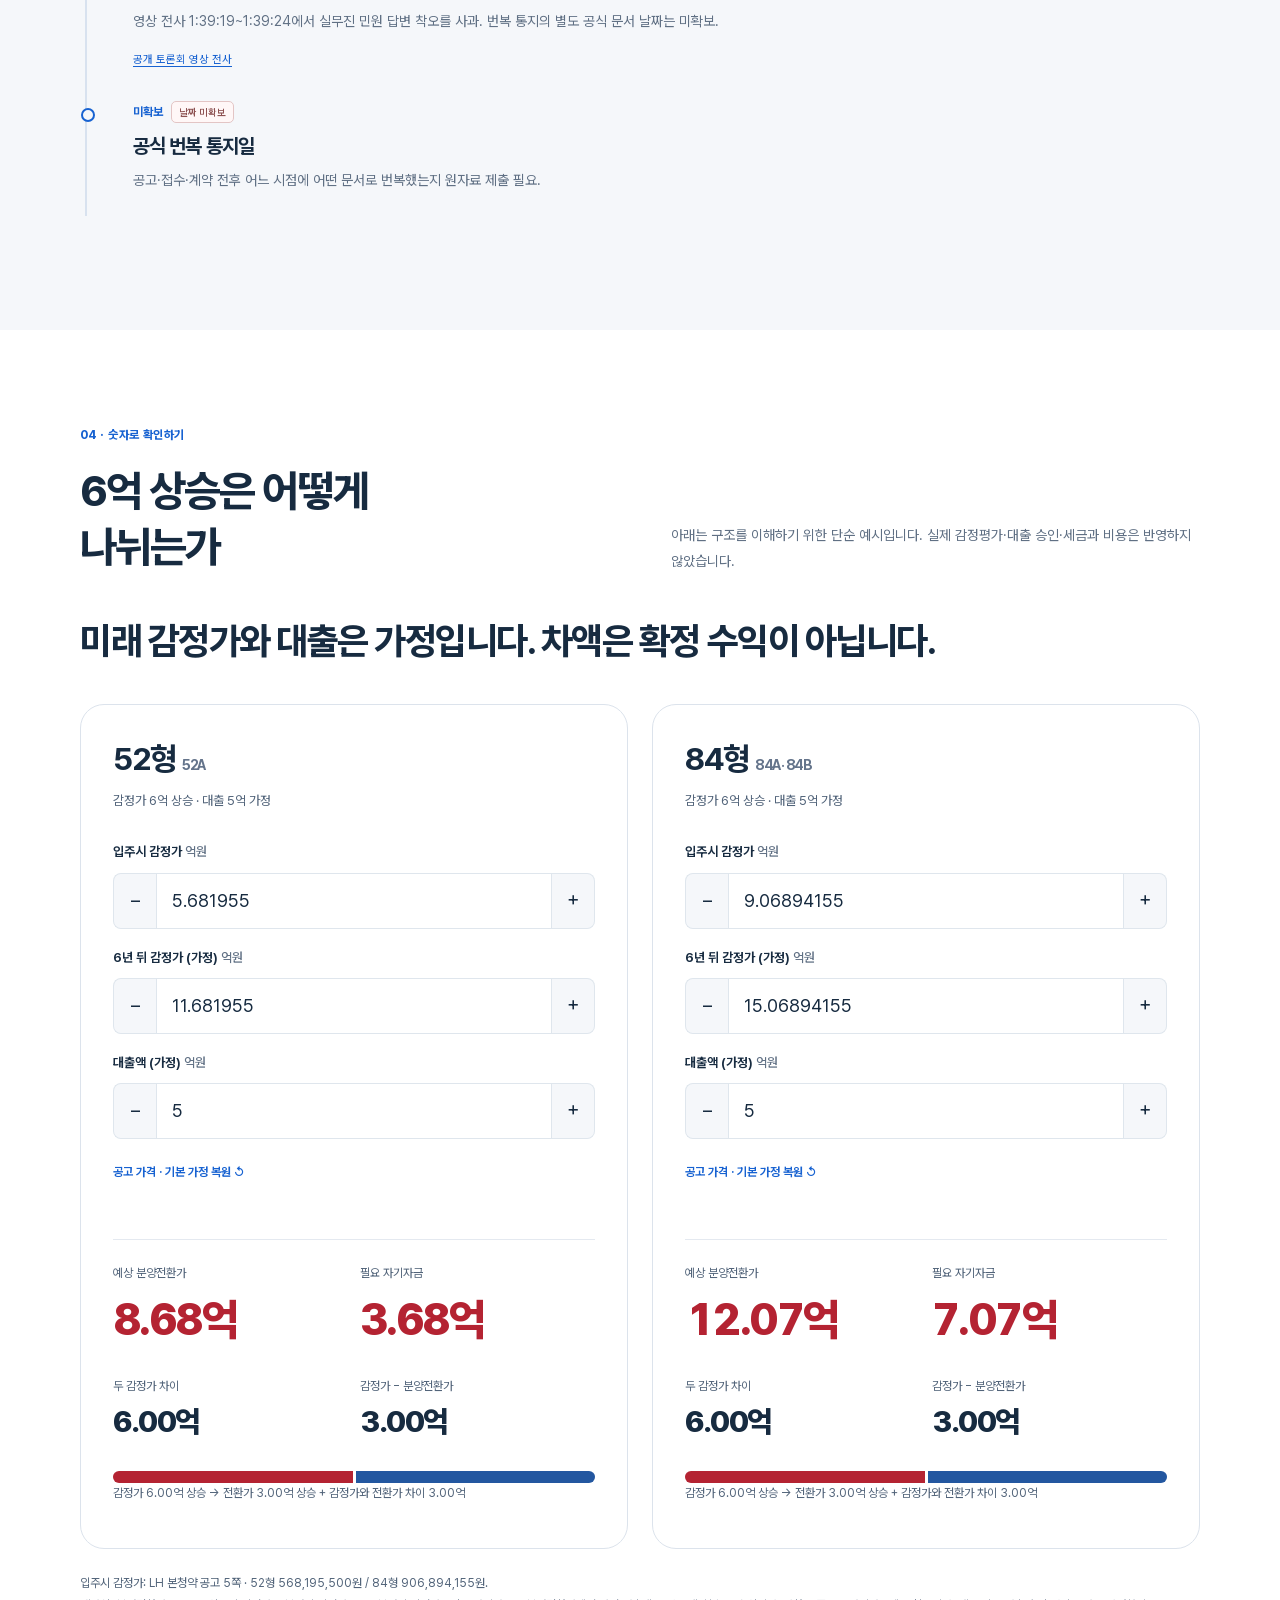
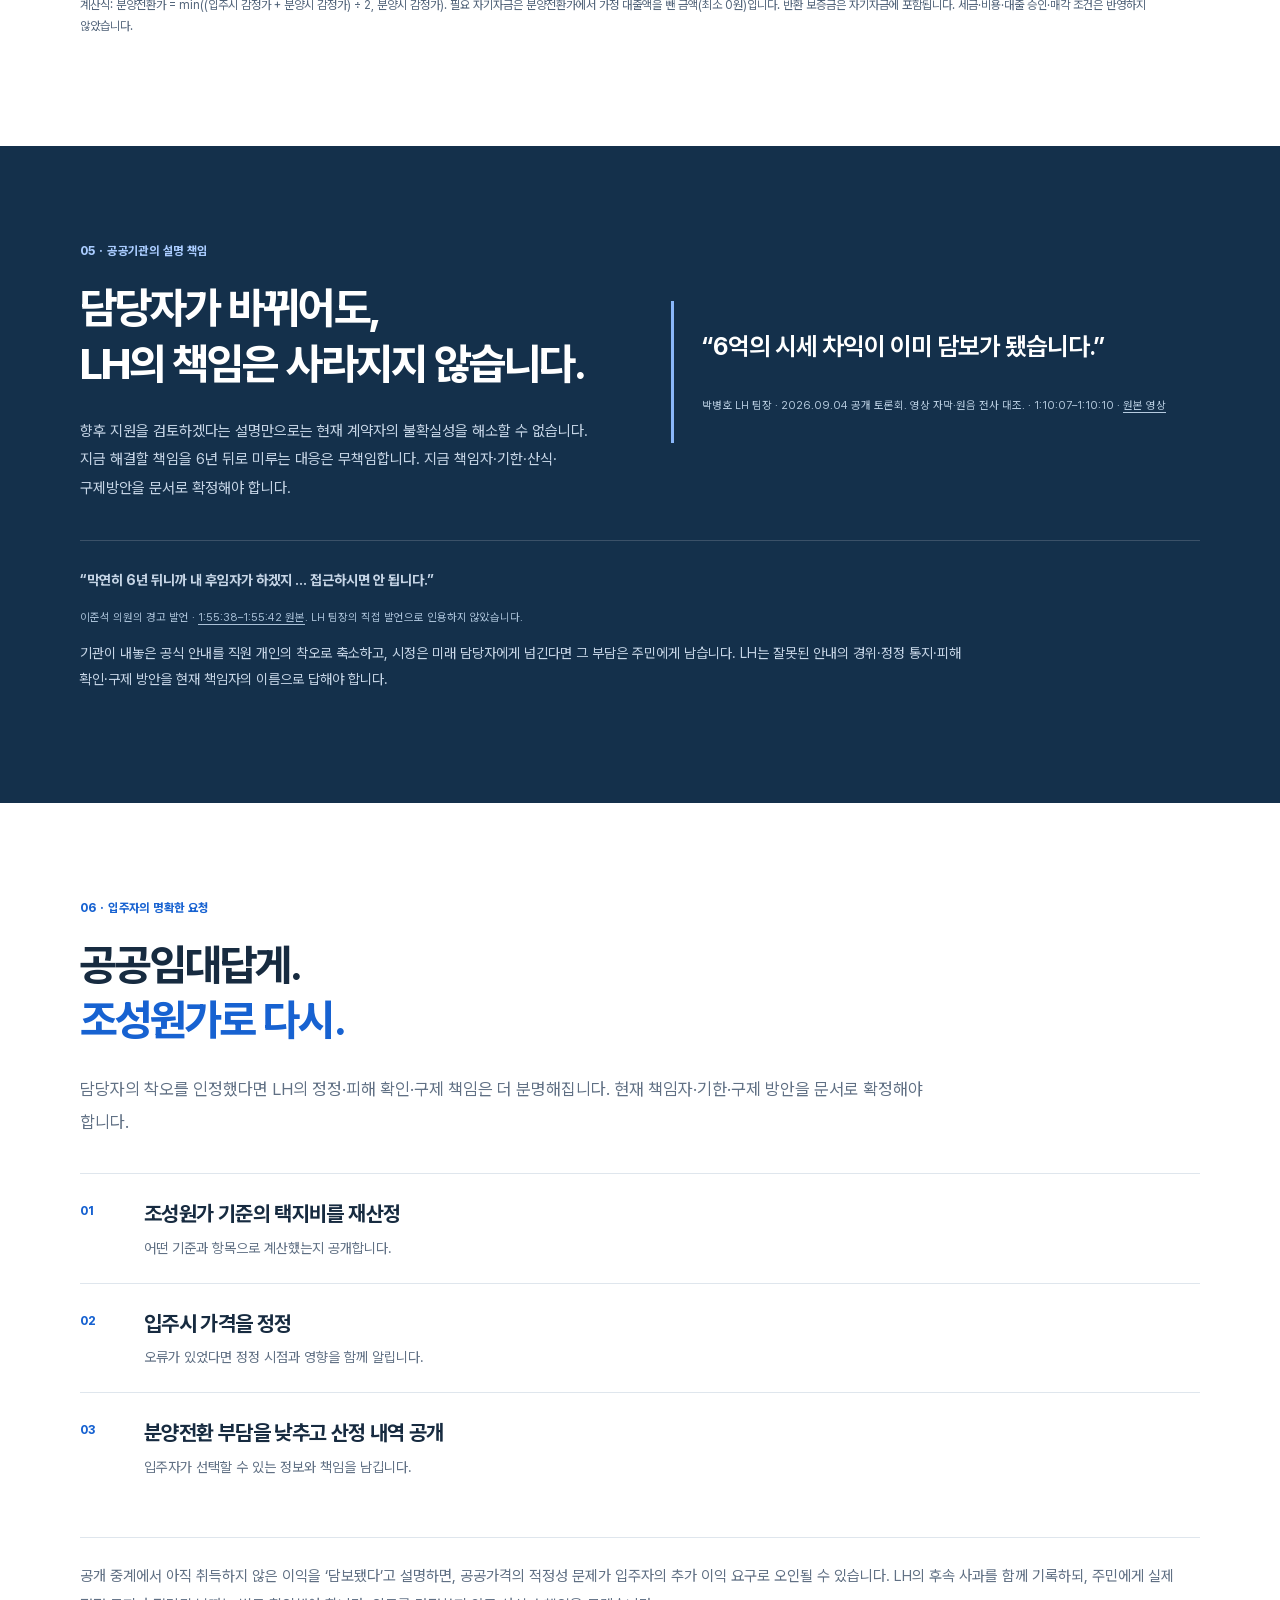
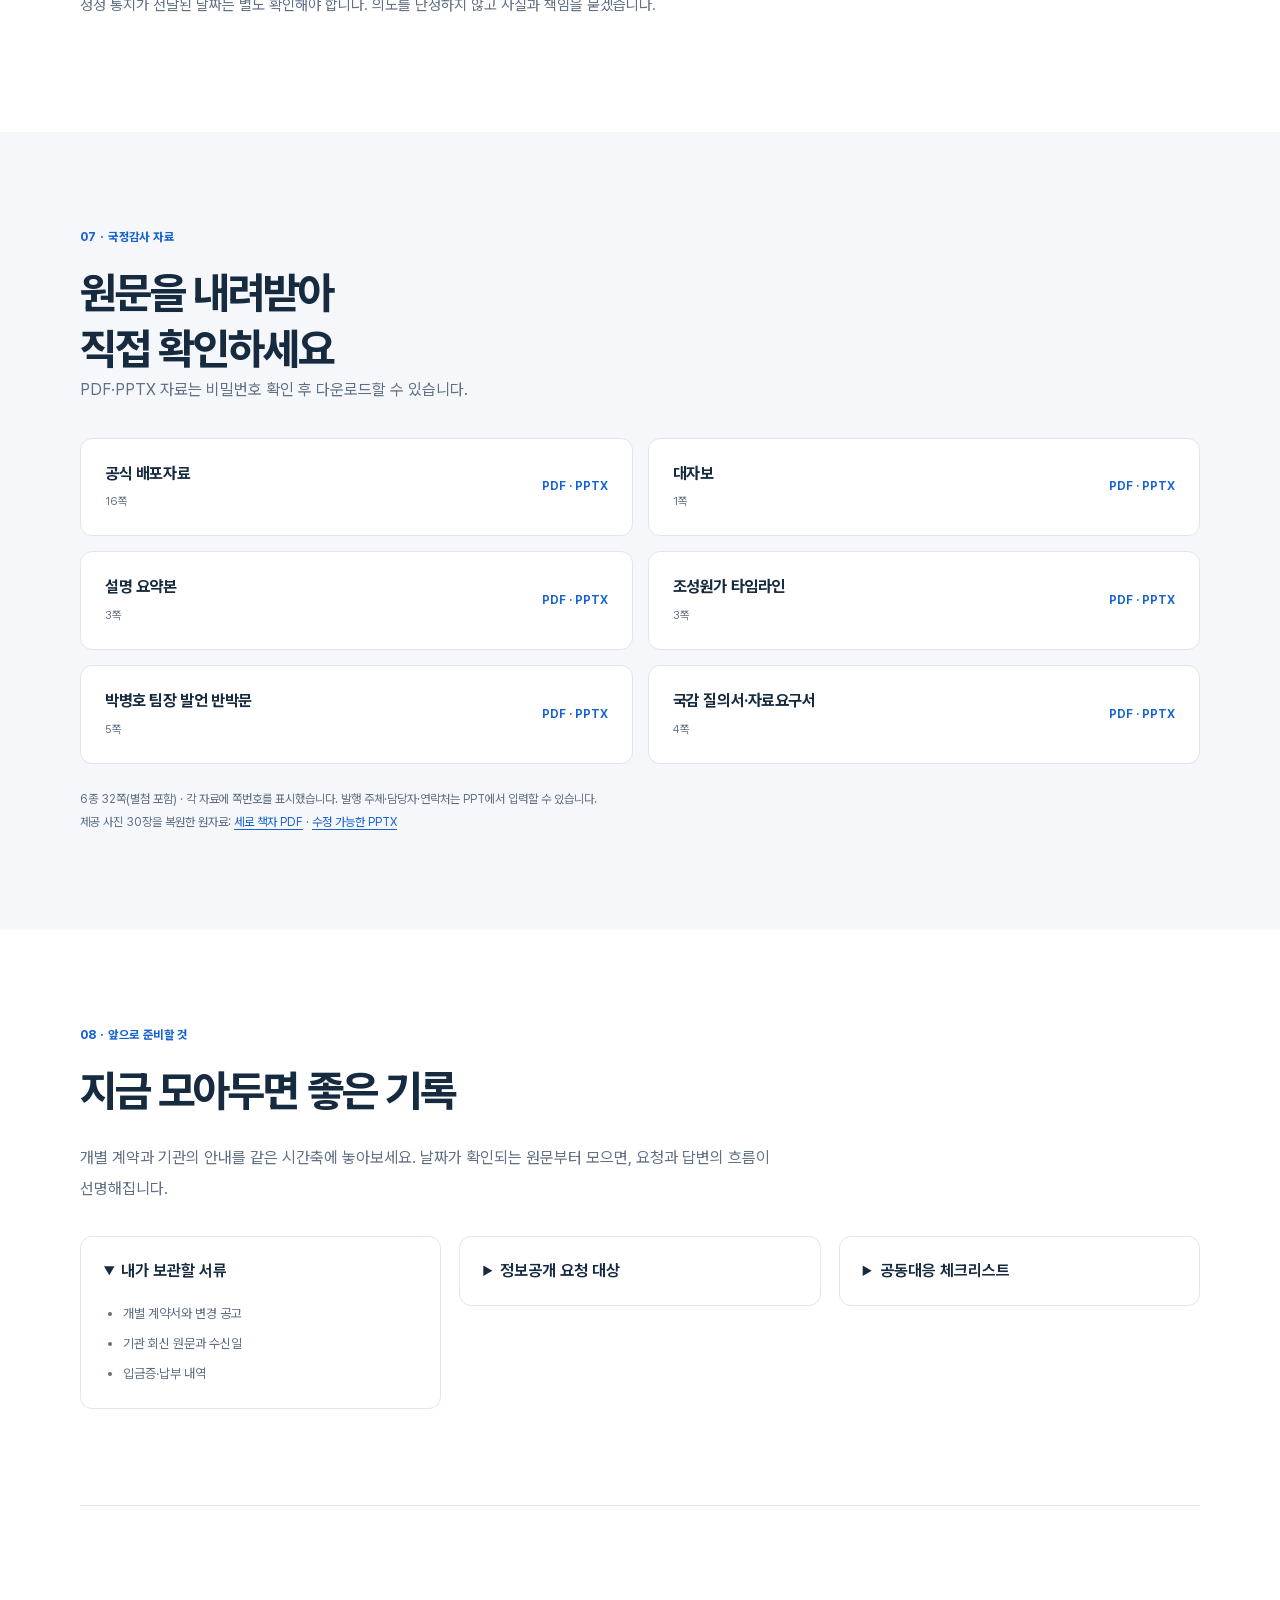
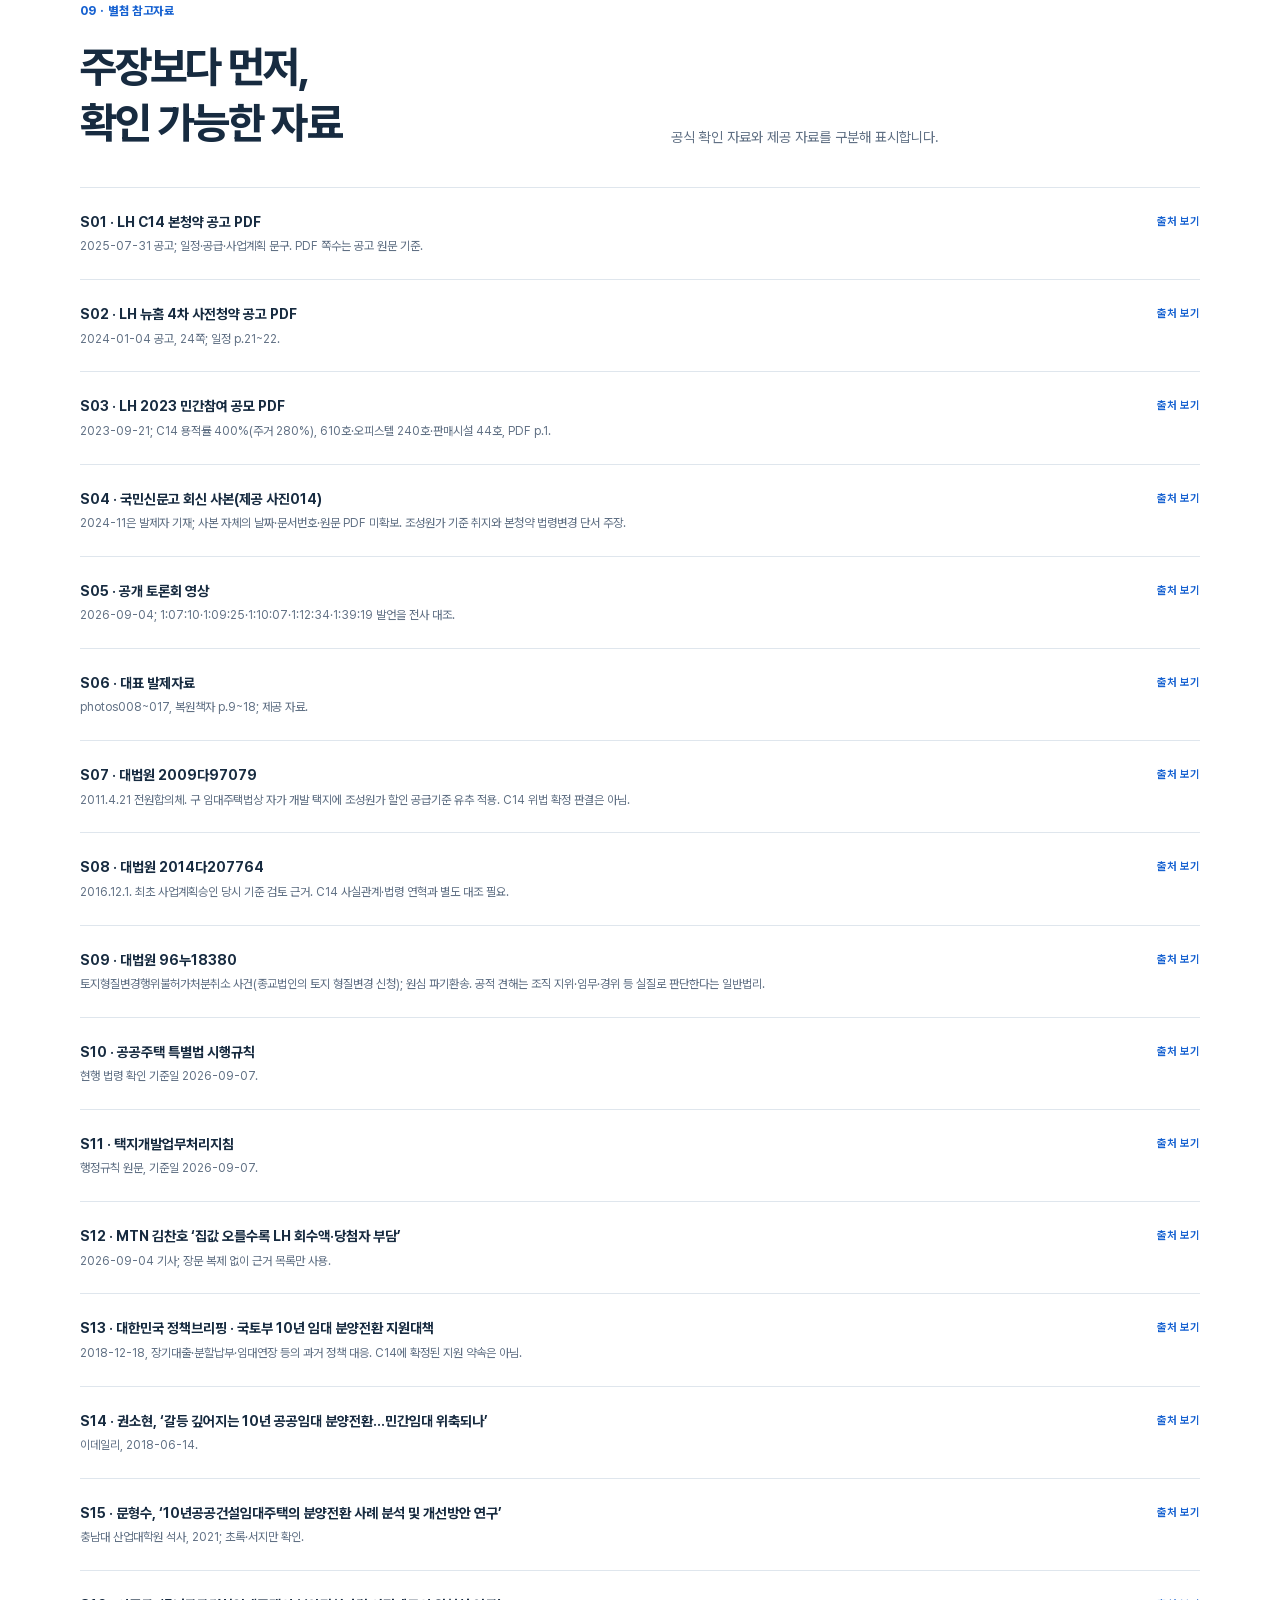
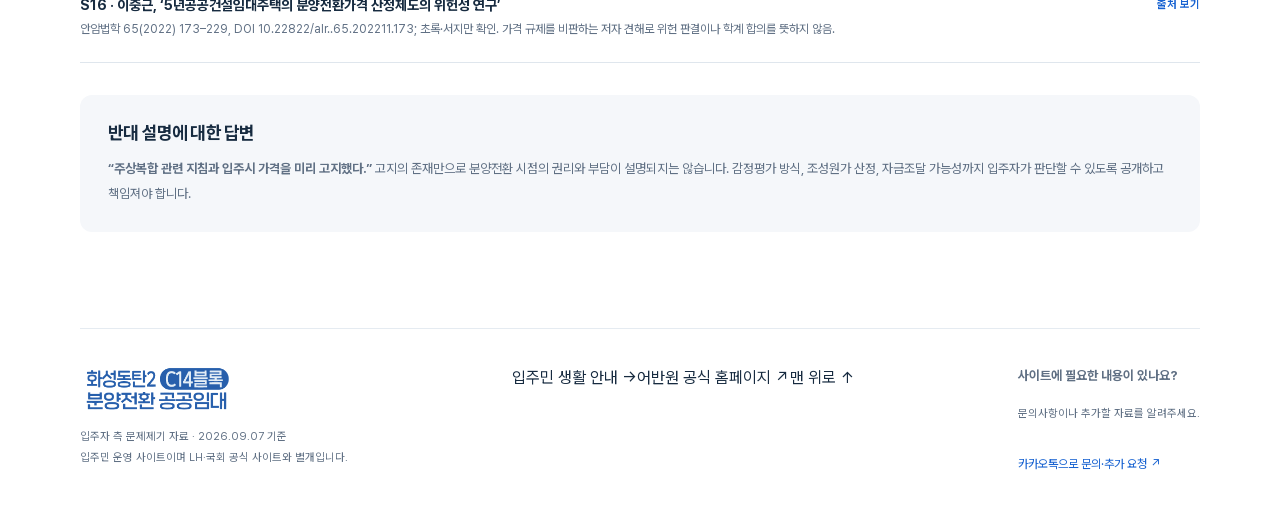
<file: audit.html>
<!doctype html>
<html lang="ko"><head><meta charset="utf-8"><meta name="viewport" content="width=device-width, initial-scale=1"><title>C14 조성원가 쟁점</title><link rel="canonical" href="https://c14.ai-hub-os.com/"><script>location.replace('./'+location.search+location.hash);</script></head><body><p><a href="./">조성원가 쟁점 페이지로 이동</a></p></body></html>
</file>
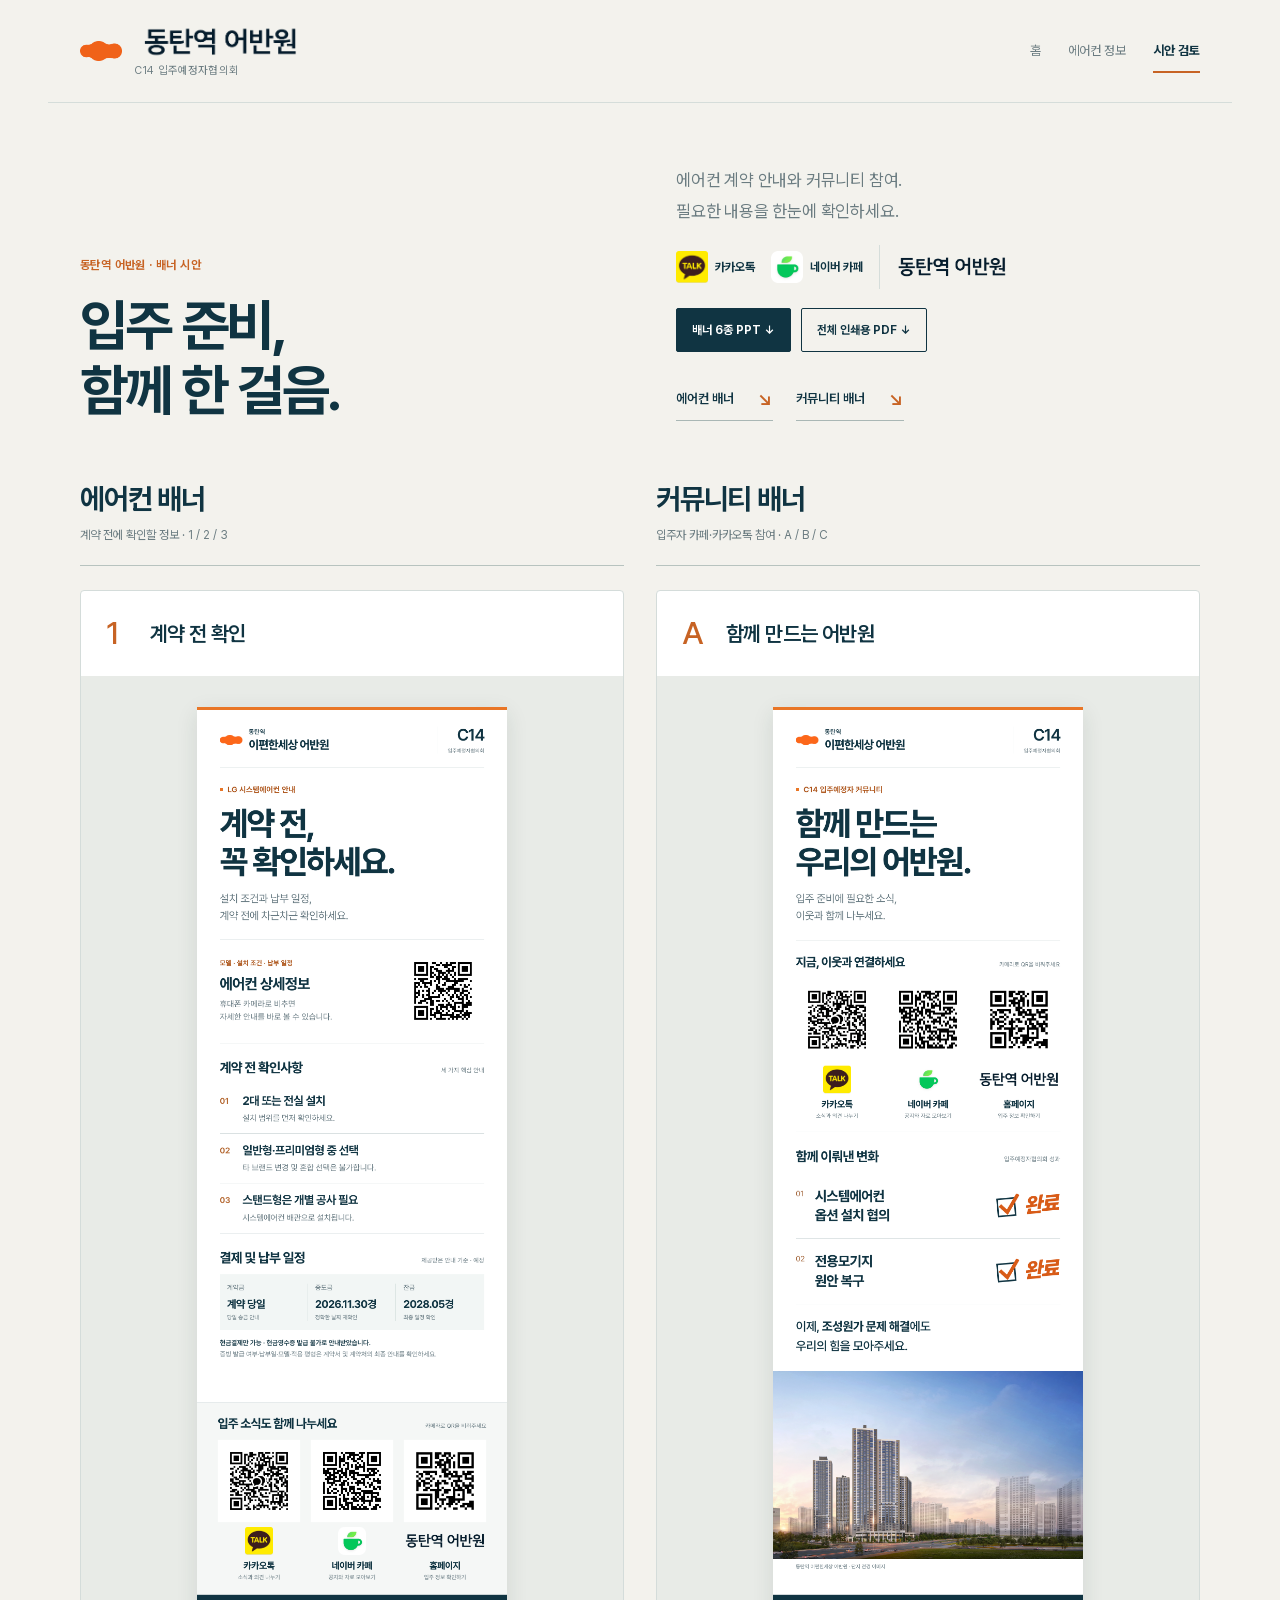
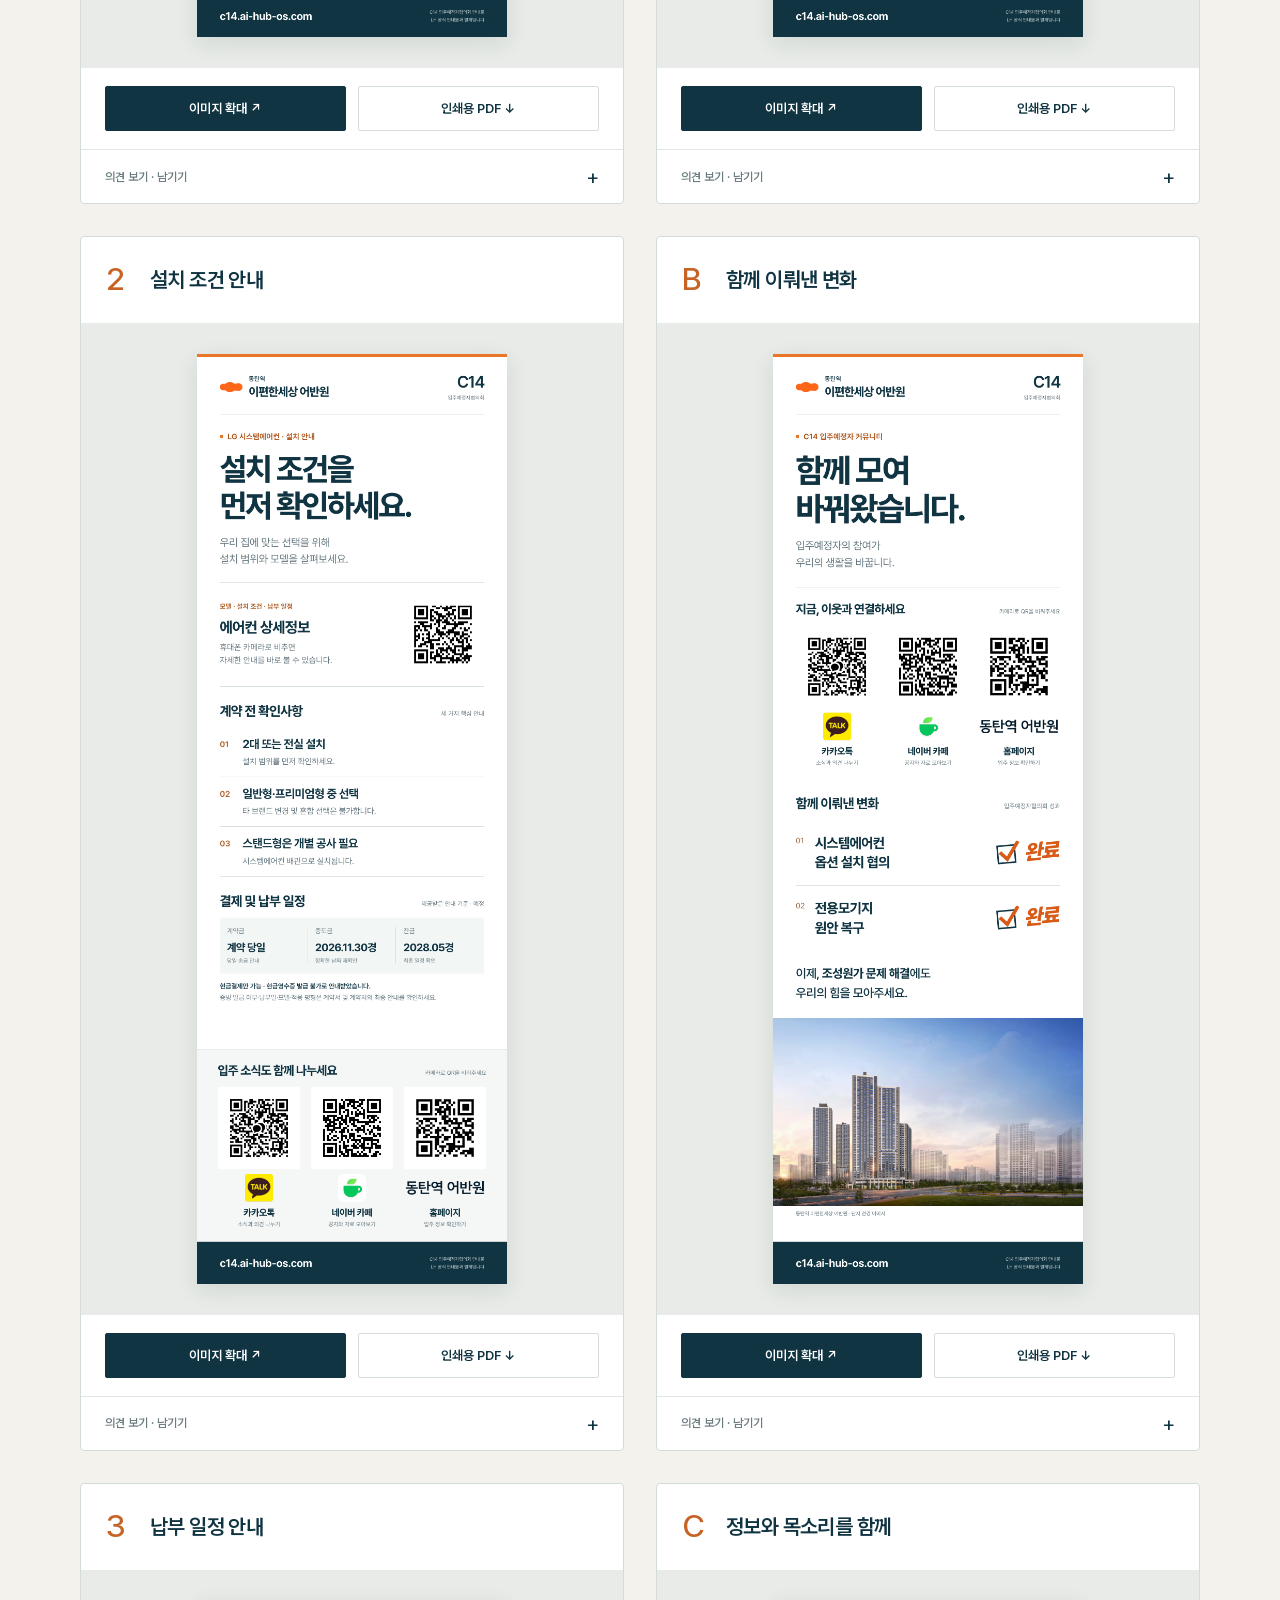
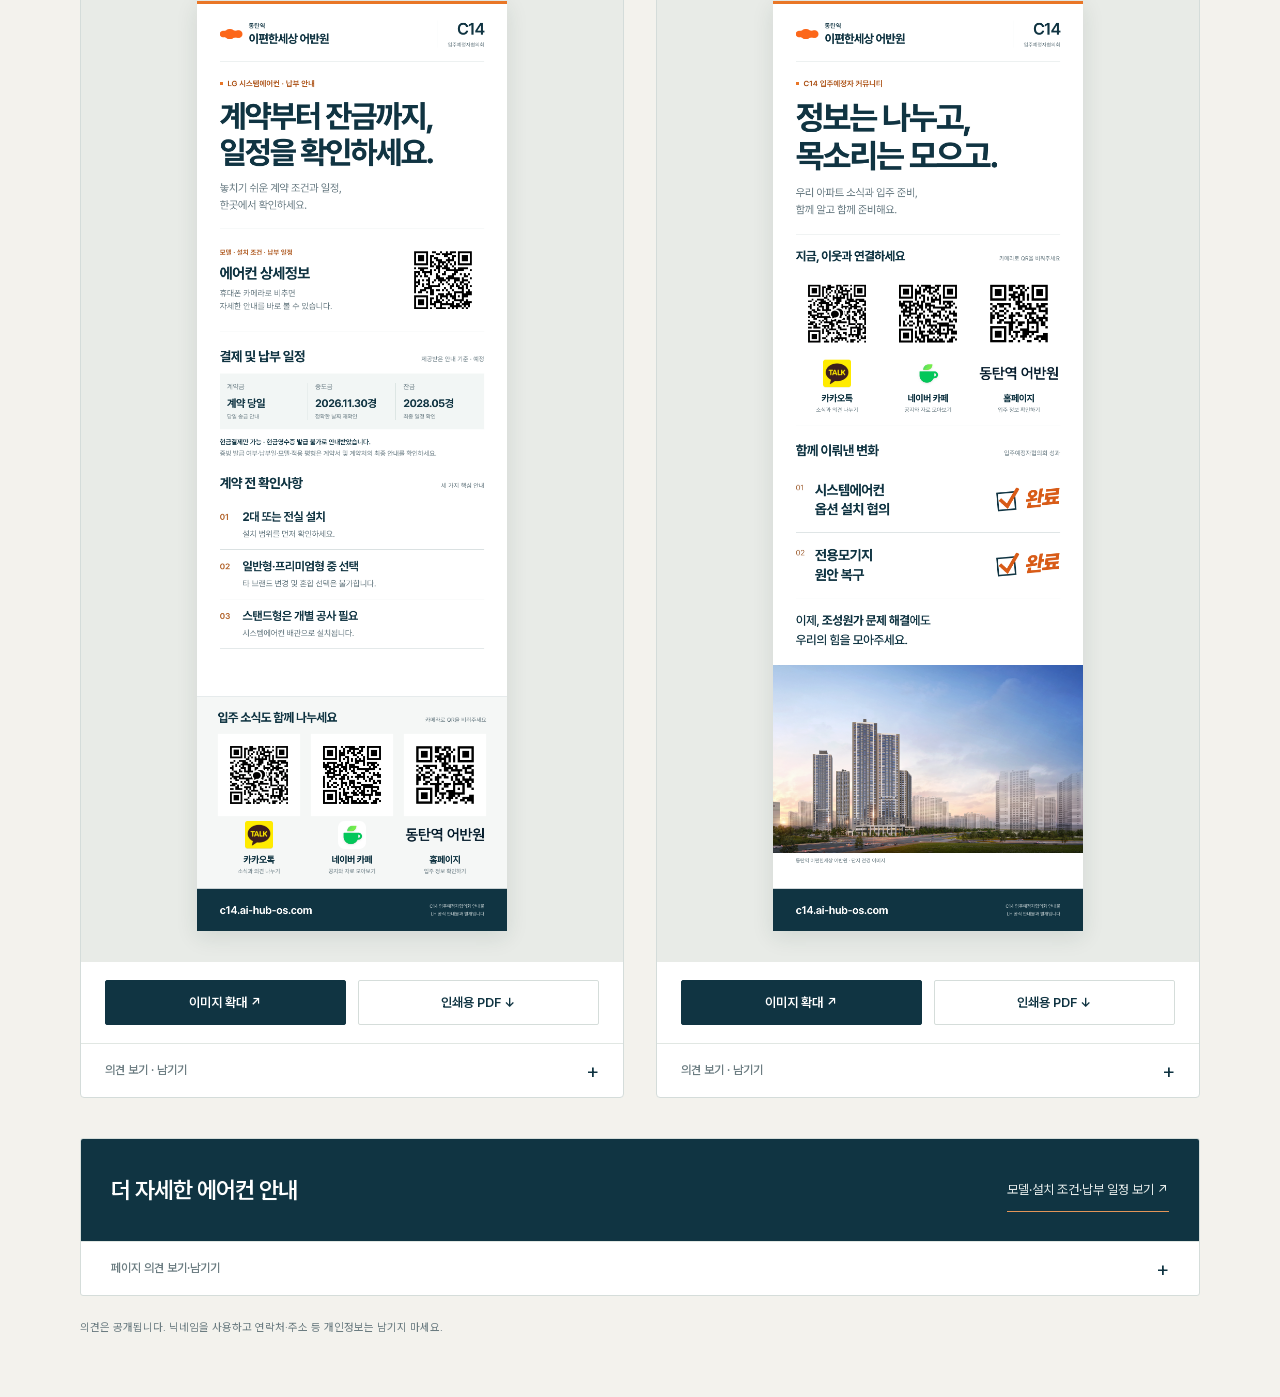
<file: design-review.html>
<!DOCTYPE html>

<html lang="ko">
<head>
<meta charset="utf-8"/>
<meta content="width=device-width, initial-scale=1" name="viewport"/>
<title>어반원 배너 시안 | C14 입주예정자협의회</title>
<meta content="동탄역 이편한세상 어반원 C14의 에어컨 안내와 입주자 커뮤니티 배너 시안" name="description"/>
<link href="assets/favicon.svg" rel="icon"/>
<link href="design-review.css?v=logos-4-20260908" rel="stylesheet"/>
</head>
<body class="review-page">
<a class="skip-link" href="#top">본문 바로가기</a>
<header class="site-header"><a class="brand" href="index.html"><img alt="e편한세상" class="review-symbol" height="34" src="assets/elife-logo.png" width="42"/><span><strong><img alt="동탄역 어반원" class="brand-wordmark" height="34" src="assets/urbanone-wordmark.png" width="172"/></strong><small>C14 입주예정자협의회</small></span></a><nav aria-label="사이트 영역" class="area-nav"><a href="index.html">홈</a><a href="aircon.html">에어컨 정보</a><a aria-current="page" href="design-review.html">시안 검토</a></nav></header>
<main class="review-main" id="top"><div class="wrap"><section class="review-intro"><div><p class="eyebrow">동탄역 어반원 · 배너 시안</p><h1>입주 준비,<br/>함께 한 걸음.</h1></div><div class="intro-copy"><p>에어컨 계약 안내와 커뮤니티 참여.<br/>필요한 내용을 한눈에 확인하세요.</p><nav aria-label="입주자 커뮤니티 바로가기" class="channel-links"><a href="https://open.kakao.com/o/gxiyKH5h" rel="noopener noreferrer" target="_blank"><img alt="" height="32" src="assets/kakao-talk.png" width="32"/>카카오톡</a><a href="https://m.site.naver.com/2gcKG" rel="noopener noreferrer" target="_blank"><img alt="" height="32" src="assets/naver-cafe.png" width="32"/>네이버 카페</a><a aria-label="동탄역 어반원 홈페이지" class="home-channel" href="index.html"><img alt="동탄역 어반원" height="24" src="assets/urbanone-wordmark.png" width="118"/></a></nav><nav aria-label="배너 파일 다운로드" class="download-links"><a download="" href="assets/banner-review/C14-banner-editable.pptx?v=logos-4-20260908">배너 6종 PPT ↓</a><a download="" href="assets/banner-review/C14-banner-all.pdf?v=logos-4-20260908">전체 인쇄용 PDF ↓</a></nav><nav aria-label="배너 종류" class="category-links"><a href="#column-aircon">에어컨 배너 <span>↘</span></a><a href="#column-community">커뮤니티 배너 <span>↘</span></a></nav></div></section><div class="review-columns"><section aria-labelledby="column-aircon" class="review-column"><h2 class="review-column-title" id="column-aircon">에어컨 배너</h2><p class="column-caption">계약 전에 확인할 정보 · 1 / 2 / 3</p><article aria-labelledby="banner-aircon-1" class="review-card"><h3 class="review-card-title" id="banner-aircon-1"><span class="card-number">1</span><span>계약 전 확인</span></h3><figure><a aria-label="에어컨 배너 1 크게 보기" href="assets/banner-review/A-aircon.png?v=logos-4-20260908" rel="noopener noreferrer" target="_blank"><img alt="에어컨 배너 1" height="3600" loading="eager" src="assets/banner-review/A-aircon.png?v=logos-4-20260908" width="1200"/></a></figure><div class="review-links"><a href="assets/banner-review/A-aircon.png?v=logos-4-20260908" rel="noopener noreferrer" target="_blank">이미지 확대 ↗</a><a aria-label="에어컨 배너 1 PDF 다운로드" download="" href="assets/banner-review/A-aircon.pdf?v=logos-4-20260908">인쇄용 PDF ↓</a></div><details class="review-feedback"><summary>의견 보기 · 남기기</summary><div class="review-form-wrap" data-review-topic="A-aircon"><form class="review-form"><label>닉네임<input autocomplete="nickname" maxlength="24" name="nickname" required=""/></label><label>의견<textarea maxlength="5000" minlength="5" name="body" required=""></textarea></label><label aria-hidden="true" class="honeypot">웹사이트<input autocomplete="off" name="website" tabindex="-1"/></label><button type="submit">의견 등록</button><p class="review-status" data-review-status="" role="status"></p></form><div class="review-comments" data-review-comments=""></div><button class="review-more" data-review-more="" hidden="" type="button">댓글 더 보기</button></div></details></article><article aria-labelledby="banner-aircon-2" class="review-card"><h3 class="review-card-title" id="banner-aircon-2"><span class="card-number">2</span><span>설치 조건 안내</span></h3><figure><a aria-label="에어컨 배너 2 크게 보기" href="assets/banner-review/B-aircon.png?v=logos-4-20260908" rel="noopener noreferrer" target="_blank"><img alt="에어컨 배너 2" height="3600" loading="lazy" src="assets/banner-review/B-aircon.png?v=logos-4-20260908" width="1200"/></a></figure><div class="review-links"><a href="assets/banner-review/B-aircon.png?v=logos-4-20260908" rel="noopener noreferrer" target="_blank">이미지 확대 ↗</a><a aria-label="에어컨 배너 2 PDF 다운로드" download="" href="assets/banner-review/B-aircon.pdf?v=logos-4-20260908">인쇄용 PDF ↓</a></div><details class="review-feedback"><summary>의견 보기 · 남기기</summary><div class="review-form-wrap" data-review-topic="B-aircon"><form class="review-form"><label>닉네임<input autocomplete="nickname" maxlength="24" name="nickname" required=""/></label><label>의견<textarea maxlength="5000" minlength="5" name="body" required=""></textarea></label><label aria-hidden="true" class="honeypot">웹사이트<input autocomplete="off" name="website" tabindex="-1"/></label><button type="submit">의견 등록</button><p class="review-status" data-review-status="" role="status"></p></form><div class="review-comments" data-review-comments=""></div><button class="review-more" data-review-more="" hidden="" type="button">댓글 더 보기</button></div></details></article><article aria-labelledby="banner-aircon-3" class="review-card"><h3 class="review-card-title" id="banner-aircon-3"><span class="card-number">3</span><span>납부 일정 안내</span></h3><figure><a aria-label="에어컨 배너 3 크게 보기" href="assets/banner-review/C-aircon.png?v=logos-4-20260908" rel="noopener noreferrer" target="_blank"><img alt="에어컨 배너 3" height="3600" loading="lazy" src="assets/banner-review/C-aircon.png?v=logos-4-20260908" width="1200"/></a></figure><div class="review-links"><a href="assets/banner-review/C-aircon.png?v=logos-4-20260908" rel="noopener noreferrer" target="_blank">이미지 확대 ↗</a><a aria-label="에어컨 배너 3 PDF 다운로드" download="" href="assets/banner-review/C-aircon.pdf?v=logos-4-20260908">인쇄용 PDF ↓</a></div><details class="review-feedback"><summary>의견 보기 · 남기기</summary><div class="review-form-wrap" data-review-topic="C-aircon"><form class="review-form"><label>닉네임<input autocomplete="nickname" maxlength="24" name="nickname" required=""/></label><label>의견<textarea maxlength="5000" minlength="5" name="body" required=""></textarea></label><label aria-hidden="true" class="honeypot">웹사이트<input autocomplete="off" name="website" tabindex="-1"/></label><button type="submit">의견 등록</button><p class="review-status" data-review-status="" role="status"></p></form><div class="review-comments" data-review-comments=""></div><button class="review-more" data-review-more="" hidden="" type="button">댓글 더 보기</button></div></details></article></section><section aria-labelledby="column-community" class="review-column"><h2 class="review-column-title" id="column-community">커뮤니티 배너</h2><p class="column-caption">입주자 카페·카카오톡 참여 · A / B / C</p><article aria-labelledby="banner-community-A" class="review-card"><h3 class="review-card-title" id="banner-community-A"><span class="card-number">A</span><span>함께 만드는 어반원</span></h3><figure><a aria-label="입주자 카페·카카오톡 홍보 배너 A 크게 보기" href="assets/banner-review/A-community.png?v=logos-4-20260908" rel="noopener noreferrer" target="_blank"><img alt="입주자 카페·카카오톡 홍보 배너 A" height="3600" loading="eager" src="assets/banner-review/A-community.png?v=logos-4-20260908" width="1200"/></a></figure><div class="review-links"><a href="assets/banner-review/A-community.png?v=logos-4-20260908" rel="noopener noreferrer" target="_blank">이미지 확대 ↗</a><a aria-label="입주자 카페·카카오톡 홍보 배너 A PDF 다운로드" download="" href="assets/banner-review/A-community.pdf?v=logos-4-20260908">인쇄용 PDF ↓</a></div><details class="review-feedback"><summary>의견 보기 · 남기기</summary><div class="review-form-wrap" data-review-topic="A-community"><form class="review-form"><label>닉네임<input autocomplete="nickname" maxlength="24" name="nickname" required=""/></label><label>의견<textarea maxlength="5000" minlength="5" name="body" required=""></textarea></label><label aria-hidden="true" class="honeypot">웹사이트<input autocomplete="off" name="website" tabindex="-1"/></label><button type="submit">의견 등록</button><p class="review-status" data-review-status="" role="status"></p></form><div class="review-comments" data-review-comments=""></div><button class="review-more" data-review-more="" hidden="" type="button">댓글 더 보기</button></div></details></article><article aria-labelledby="banner-community-B" class="review-card"><h3 class="review-card-title" id="banner-community-B"><span class="card-number">B</span><span>함께 이뤄낸 변화</span></h3><figure><a aria-label="입주자 카페·카카오톡 홍보 배너 B 크게 보기" href="assets/banner-review/B-community.png?v=logos-4-20260908" rel="noopener noreferrer" target="_blank"><img alt="입주자 카페·카카오톡 홍보 배너 B" height="3600" loading="lazy" src="assets/banner-review/B-community.png?v=logos-4-20260908" width="1200"/></a></figure><div class="review-links"><a href="assets/banner-review/B-community.png?v=logos-4-20260908" rel="noopener noreferrer" target="_blank">이미지 확대 ↗</a><a aria-label="입주자 카페·카카오톡 홍보 배너 B PDF 다운로드" download="" href="assets/banner-review/B-community.pdf?v=logos-4-20260908">인쇄용 PDF ↓</a></div><details class="review-feedback"><summary>의견 보기 · 남기기</summary><div class="review-form-wrap" data-review-topic="B-community"><form class="review-form"><label>닉네임<input autocomplete="nickname" maxlength="24" name="nickname" required=""/></label><label>의견<textarea maxlength="5000" minlength="5" name="body" required=""></textarea></label><label aria-hidden="true" class="honeypot">웹사이트<input autocomplete="off" name="website" tabindex="-1"/></label><button type="submit">의견 등록</button><p class="review-status" data-review-status="" role="status"></p></form><div class="review-comments" data-review-comments=""></div><button class="review-more" data-review-more="" hidden="" type="button">댓글 더 보기</button></div></details></article><article aria-labelledby="banner-community-C" class="review-card"><h3 class="review-card-title" id="banner-community-C"><span class="card-number">C</span><span>정보와 목소리를 함께</span></h3><figure><a aria-label="입주자 카페·카카오톡 홍보 배너 C 크게 보기" href="assets/banner-review/C-community.png?v=logos-4-20260908" rel="noopener noreferrer" target="_blank"><img alt="입주자 카페·카카오톡 홍보 배너 C" height="3600" loading="lazy" src="assets/banner-review/C-community.png?v=logos-4-20260908" width="1200"/></a></figure><div class="review-links"><a href="assets/banner-review/C-community.png?v=logos-4-20260908" rel="noopener noreferrer" target="_blank">이미지 확대 ↗</a><a aria-label="입주자 카페·카카오톡 홍보 배너 C PDF 다운로드" download="" href="assets/banner-review/C-community.pdf?v=logos-4-20260908">인쇄용 PDF ↓</a></div><details class="review-feedback"><summary>의견 보기 · 남기기</summary><div class="review-form-wrap" data-review-topic="C-community"><form class="review-form"><label>닉네임<input autocomplete="nickname" maxlength="24" name="nickname" required=""/></label><label>의견<textarea maxlength="5000" minlength="5" name="body" required=""></textarea></label><label aria-hidden="true" class="honeypot">웹사이트<input autocomplete="off" name="website" tabindex="-1"/></label><button type="submit">의견 등록</button><p class="review-status" data-review-status="" role="status"></p></form><div class="review-comments" data-review-comments=""></div><button class="review-more" data-review-more="" hidden="" type="button">댓글 더 보기</button></div></details></article></section></div><section aria-labelledby="aircon-page-title" class="review-reference"><div class="review-reference-heading"><h2 id="aircon-page-title">더 자세한 에어컨 안내</h2><a href="aircon.html" rel="noopener noreferrer" target="_blank">모델·설치 조건·납부 일정 보기 ↗</a></div><details class="review-feedback"><summary>페이지 의견 보기·남기기</summary><div class="aircon-comment" data-review-topic="aircon-page"><form class="review-form"><label>닉네임<input autocomplete="nickname" maxlength="24" name="nickname" required=""/></label><label>의견<textarea maxlength="5000" minlength="5" name="body" required=""></textarea></label><label aria-hidden="true" class="honeypot">웹사이트<input autocomplete="off" name="website" tabindex="-1"/></label><button type="submit">의견 등록</button><p class="review-status" data-review-status="" role="status"></p></form><div class="review-comments" data-review-comments=""></div><button class="review-more" data-review-more="" hidden="" type="button">댓글 더 보기</button></div></details></section><p class="review-footer-note">의견은 공개됩니다. 닉네임을 사용하고 연락처·주소 등 개인정보는 남기지 마세요.</p></div></main>
<script src="review-comments.mjs" type="module"></script>
</body>
</html>
</file>
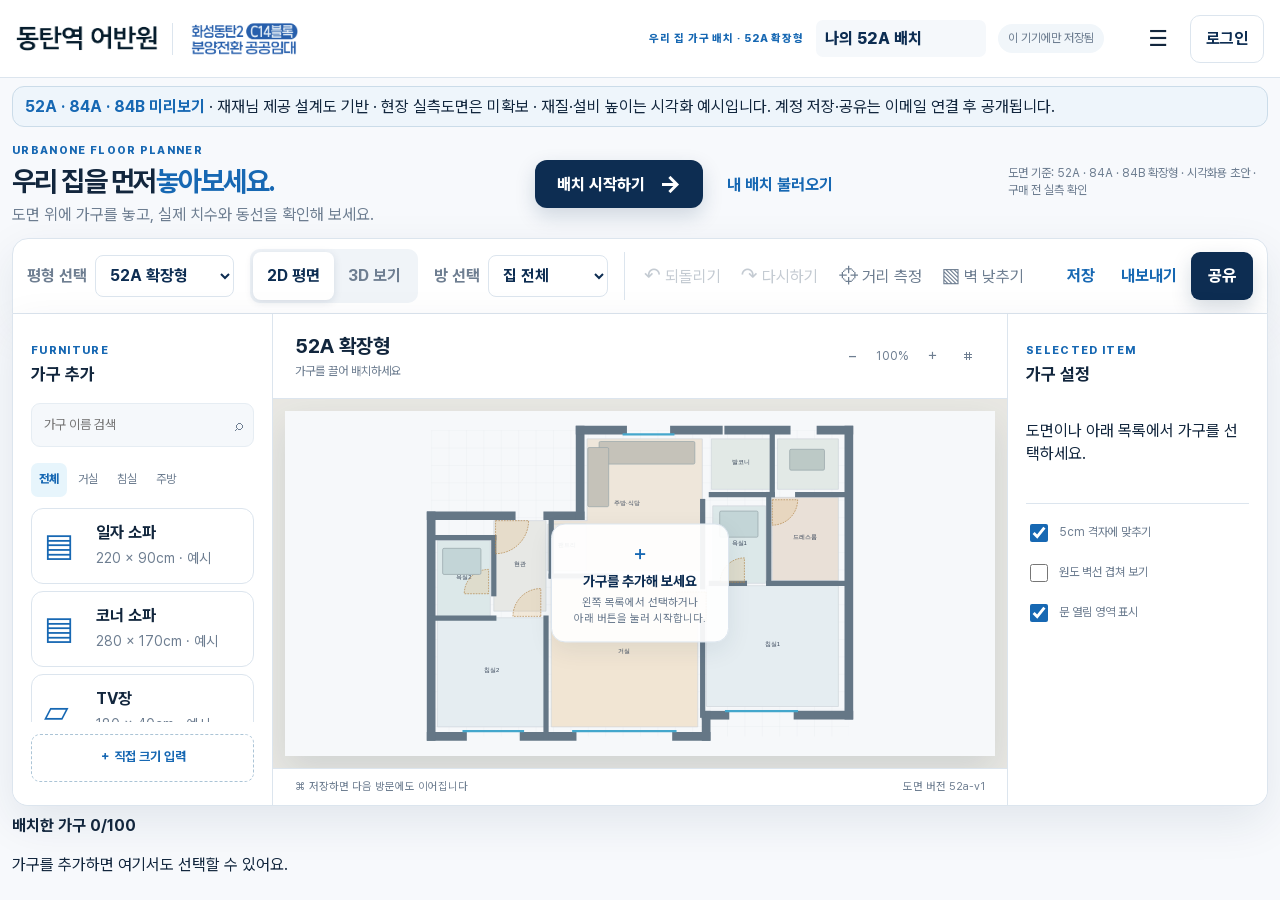
<file: planner.html>
<!doctype html>
<html lang="ko">
<head>
  <meta charset="utf-8">
  <meta name="viewport" content="width=device-width, initial-scale=1, viewport-fit=cover">
  <meta name="theme-color" content="#0d2d52">
  <title>우리 집 가구 배치 | 동탄역 어반원</title>
  <link rel="preload" href="assets/PretendardVariable.woff2" as="font" type="font/woff2" crossorigin>
  <link rel="stylesheet" href="planner.css?v=20260922a">
</head>
<body>
  <header class="planner-header">
    <a class="planner-brand" href="index.html#site-top" aria-label="동탄역 어반원 C14 메인으로 이동">
      <img src="assets/urbanone-wordmark.png" alt="동탄역 어반원">
      <span class="brand-divider" aria-hidden="true"></span>
      <img class="c14-mark" src="assets/c14-logo.png" alt="C14 블록">
    </a>
    <div class="planner-title">
      <span class="eyebrow">우리 집 가구 배치 · 52A 확장형</span>
      <label class="project-name-label"><span class="sr-only">배치안 이름</span><input id="project-name" value="52A 기본 배치" aria-label="배치안 이름"></label>
      <span id="save-status" class="save-status" role="status">이 기기에 자동 저장</span>
    </div>
    <div class="header-actions">
      <button class="icon-button" disabled type="button" data-action="menu" aria-label="메뉴 열기">☰</button>
      <button class="outline-button" type="button" data-action="login">로그인</button>
    </div>
  </header>

  <main class="planner-app" inert>
    <p class="preview-status" role="note"><strong>52A · 84A · 84B 미리보기</strong> · 재재님 제공 설계도 기반 · 현장 실측도면은 미확보 · 재질·설비 높이는 시각화 예시입니다. 계정 저장·공유는 이메일 연결 후 공개됩니다.</p>
    <section class="quick-start" aria-labelledby="start-heading">
      <div>
        <p class="section-kicker">URBANONE FLOOR PLANNER</p>
        <h1 id="start-heading">우리 집을 먼저<br><em>놓아보세요.</em></h1>
        <p class="intro-copy">도면 위에 가구를 놓고, 실제 치수와 동선을 확인해 보세요.</p>
      </div>
      <div class="start-actions">
        <button class="primary-button" type="button" data-action="start">배치 시작하기 <span aria-hidden="true">→</span></button>
        <button class="ghost-button" type="button" data-action="projects">내 배치 불러오기</button>
      </div>
      <p class="plan-note">도면 기준: 52A · 84A · 84B 확장형 · 시각화용 초안 · 구매 전 실측 확인</p>
    </section>

    <section class="toolbar" aria-label="배치 도구">
      <label class="room-picker">평형 선택<select id="type-select" aria-label="평형 선택"><option value="52a-v1">52A 확장형</option><option value="84a-v1">84A 확장형</option><option value="84b-v1">84B 확장형</option></select></label>
      <div class="view-switch" role="group" aria-label="보기 전환">
        <button type="button" data-action="view-2d" class="active" aria-pressed="true">2D 평면</button>
        <button type="button" data-action="view-3d" aria-pressed="false">3D 보기</button>
      </div>
      <label class="room-picker">방 선택
        <select id="room-select" aria-label="방 선택">
          <option value="all">집 전체</option>
          <option value="living">거실·주방</option>
          <option value="bed1">침실 1</option>
          <option value="bed2">침실 2</option>
        </select>
      </label>
      <div class="toolbar-tools">
        <button class="tool-button" type="button" data-action="undo" aria-label="실행 취소">↶ <span>되돌리기</span></button>
        <button class="tool-button" type="button" data-action="redo" aria-label="다시 실행">↷ <span>다시하기</span></button>
        <button class="tool-button desktop-only" type="button" data-action="measure">⌖ <span>거리 측정</span></button>
        <button class="tool-button desktop-only" type="button" data-action="walls">▧ <span>벽 낮추기</span></button>
      </div>
      <div class="toolbar-main-actions">
        <button class="soft-button" type="button" data-action="save">저장</button>
        <button class="soft-button" type="button" data-action="export">내보내기</button>
        <button class="primary-small" type="button" data-action="share">공유</button>
      </div>
    </section>

    <section class="workspace" aria-label="가구 배치 작업 공간">
      <aside id="catalog" class="panel catalog-panel" aria-label="가구 목록">
        <div class="panel-heading">
          <div><span class="panel-kicker">FURNITURE</span><h2>가구 추가</h2></div>
          <button class="panel-close mobile-only" type="button" data-action="catalog-close" aria-label="가구 목록 닫기">×</button>
        </div>
        <label class="search-field"><span class="sr-only">가구 검색</span><input id="catalog-search" type="search" placeholder="가구 이름 검색" autocomplete="off"><span aria-hidden="true">⌕</span></label>
        <div class="catalog-tabs" role="tablist" aria-label="가구 분류">
          <button type="button" class="active" data-category="all" role="tab" aria-selected="true">전체</button>
          <button type="button" data-category="living" role="tab" aria-selected="false">거실</button>
          <button type="button" data-category="bedroom" role="tab" aria-selected="false">침실</button>
          <button type="button" data-category="dining" role="tab" aria-selected="false">주방</button>
        </div>
        <div id="catalog-list" class="catalog-list"></div>
        <button class="custom-furniture" type="button" data-action="custom-furniture">＋ 직접 크기 입력</button>
      </aside>

      <section class="canvas-panel">
        <div class="canvas-header">
          <div><strong>52A 확장형</strong><span>가구를 끌어 배치하세요</span></div>
          <div class="canvas-controls" aria-label="화면 확대 도구">
            <button type="button" data-action="zoom-out" aria-label="축소">−</button>
            <span id="zoom-level" aria-live="polite">100%</span>
            <button type="button" data-action="zoom-in" aria-label="확대">＋</button>
            <button type="button" data-action="fit" aria-label="전체 보기">⌗</button>
          </div>
        </div>
        <div id="studio-tools" class="studio-tools" hidden aria-label="3D 스튜디오 도구"><div><button type="button" data-action="studio-overview">공간 전체</button><button type="button" data-action="studio-top">위에서 보기</button><button type="button" data-action="studio-eye">눈높이 시점</button><button type="button" data-action="studio-light" aria-pressed="false">낮 자연광</button></div><small>드래그: 공간 회전 · 선택한 가구 드래그: 이동 · 휠: 확대</small></div>
        <div id="viewport" class="viewport" tabindex="0" aria-label="52A 평면도. 가구를 배치할 수 있습니다">
          <svg id="plan-svg" viewBox="0 0 1000 720" role="img" aria-label="52A 확장형 평면도">
            <rect class="plan-background" x="0" y="0" width="1000" height="720" rx="18"></rect>
            <g class="plan-grid" aria-hidden="true"><path d="M40 80H960M40 160H960M40 240H960M40 320H960M40 400H960M40 480H960M40 560H960M40 640H960M80 40V680M160 40V680M240 40V680M320 40V680M400 40V680M480 40V680M560 40V680M640 40V680M720 40V680M800 40V680M880 40V680"/></g>
            <g id="floorplan-shell" class="floorplan-shell">
              <rect x="74" y="74" width="852" height="572" rx="4"></rect>
              <path d="M74 400H430V74M430 400H926M630 400V646M630 214H926M430 214H630M760 214V400"></path>
              <text x="170" y="265">침실 1</text><text x="490" y="155">거실</text><text x="780" y="155">주방·식당</text><text x="180" y="530">침실 2</text><text x="700" y="530">안방</text>
              <text class="measure-label" x="90" y="58">52A 확장형 (시각화용)</text>
            </g>
            <g id="furniture-layer" aria-live="polite"></g>
          </svg>
          <div id="three-view" class="three-view" hidden aria-label="52A 3D 보기"></div>
          <div class="empty-hint" id="empty-hint"><span>＋</span><strong>가구를 추가해 보세요</strong><small>왼쪽 목록에서 선택하거나<br>아래 버튼을 눌러 시작합니다.</small></div>
        </div>
        <div class="canvas-footer"><span>⌘ 저장하면 다음 방문에도 이어집니다</span><span>도면 버전 52A-v1</span></div>
      </section>

      <aside id="inspector" class="panel inspector-panel" aria-label="선택한 가구 설정">
        <div class="panel-heading"><div><span class="panel-kicker">SELECTED ITEM</span><h2>가구 설정</h2></div><button class="panel-close mobile-only" type="button" data-action="inspector-close" aria-label="설정 닫기">×</button></div>
        <div id="selection-fields" class="selection-fields"><div class="selection-empty"><span>⌖</span><p>가구를 선택하면<br>크기와 위치를 조절할 수 있어요.</p></div></div>
        <div class="inspector-divider"></div>
        <label class="check-row"><input id="snap" type="checkbox" checked><span>5cm 격자에 맞추기</span></label>
        <label class="check-row"><input id="cad-overlay" type="checkbox"><span>원도 벽선 겹쳐 보기</span></label>
        <label class="check-row"><input id="doors" type="checkbox" checked><span>문 열림 영역 표시</span></label>
      </aside>
    </section>

    <section class="mobile-dock" aria-label="모바일 주요 메뉴">
      <button type="button" data-action="catalog"><span>＋</span><small>가구 추가</small></button>
      <button type="button" data-action="inspector"><span>⌖</span><small>선택 설정</small></button>
      <button type="button" data-action="projects"><span>▤</span><small>내 배치</small></button>
      <button type="button" data-action="menu"><span>⋯</span><small>더보기</small></button>
    </section>
  </main>

  <div id="furniture-list" class="sr-only" aria-live="polite"></div>
  <div id="toast" class="toast" role="status" aria-live="polite"></div>
  <dialog id="planner-dialog"><div class="dialog-content"><button class="dialog-close" type="button" data-action="close-dialog" aria-label="닫기">×</button><p class="panel-kicker">URBANONE PLANNER</p><h2 id="dialog-title"></h2><div id="dialog-body"></div></div></dialog>
  <script type="module" src="planner.mjs?v=20260922a"></script>
</body>
</html>
</file>
<file: styles.css>
@font-face{font-family:Pretendard;src:url('assets/PretendardVariable.woff2') format('woff2');font-display:swap}
:root{--ink:#172b40;--blue:#1762d1;--navy:#14304b;--muted:#607084;--line:#dfe6ed;--wash:#f5f7fa;--pale:#eaf2ff}
*{box-sizing:border-box}html{scroll-behavior:smooth;scroll-padding-top:105px}body{margin:0;background:#fff;color:var(--ink);font-family:Pretendard,system-ui,-apple-system,sans-serif;font-size:16px;line-height:1.65;word-break:keep-all}a{color:inherit;text-decoration:none}button,input,textarea{font:inherit}button{cursor:pointer;color:inherit}button,a{-webkit-tap-highlight-color:transparent}button:disabled{cursor:default}button:focus-visible,a:focus-visible,summary:focus-visible,[tabindex]:focus-visible{outline:3px solid #5795ed;outline-offset:4px}img{max-width:100%;height:auto;display:block}figure,dl,dd{margin:0}h1,h2,h3,h4,p{margin-top:0}p{color:var(--muted)}h1,h2,h3{letter-spacing:-.045em}h2{font-size:clamp(30px,3.3vw,44px);line-height:1.3;font-weight:750;margin-bottom:0}h3{font-size:21px;line-height:1.4}em{color:var(--blue);font-style:normal}[hidden]{display:none!important}.wrap{width:min(1240px,calc(100% - 80px));margin-inline:auto}.section{padding-block:96px}.wash{background:var(--wash)}.eyebrow{font-size:12px;font-weight:750;color:var(--blue);letter-spacing:.035em;margin:0 0 18px}.tiny-dot{display:inline-block;background:var(--blue);width:7px;height:7px;border-radius:50%;margin-right:7px;vertical-align:1px}.skip-link{position:fixed;top:-100px;left:20px;padding:12px 20px;background:var(--navy);color:white;z-index:3000}.skip-link:focus{top:12px}
.site-header{height:88px;display:flex;align-items:center;justify-content:space-between;gap:28px;padding-inline:max(40px,calc((100% - 1240px)/2));background:#fffffff5;border-bottom:1px solid var(--line);position:sticky;top:0;z-index:1100;backdrop-filter:blur(16px)}.brand{flex-shrink:0;display:block}.brand img{width:180px;height:auto}.area-nav{display:flex;gap:5px;background:var(--wash);padding:5px;border-radius:12px}.area-nav a{padding:9px 19px;border-radius:8px;font-size:14px;font-weight:650;white-space:nowrap;color:var(--muted)}.area-nav a[aria-current=page]{color:var(--blue);background:white;box-shadow:0 1px 5px #18345012}.area-nav a:hover{color:var(--blue)}.official-link{font-size:12px;font-weight:600;white-space:nowrap;color:var(--muted)}.official-link span{margin-left:7px}.official-link:hover{color:var(--blue)}.site-subnav{border-bottom:1px solid #edf0f4;background:white}.site-subnav .wrap{display:flex;align-items:center;gap:30px;overflow-x:auto;scrollbar-width:thin;min-height:53px}.site-subnav a{white-space:nowrap;font-size:13px;font-weight:550;color:#657487;padding-block:13px}.site-subnav a:hover{color:var(--blue)}
.resident-hero{display:grid;grid-template-columns:.82fr 1.18fr;align-items:center;gap:70px;padding-block:70px 62px}.hero-copy h1{font-size:clamp(45px,4.8vw,64px);line-height:1.17;letter-spacing:-.052em;font-weight:780;margin:0 0 25px}.hero-description{font-size:17px;line-height:1.85;margin-bottom:30px}.hero-actions{display:flex;align-items:center;gap:22px;flex-wrap:wrap}.button{display:inline-flex;align-items:center;justify-content:center;gap:18px;padding:14px 20px;border:1px solid transparent;border-radius:10px;font-size:14px;font-weight:650;line-height:1.5}.button.primary{background:var(--blue);color:#fff}.button.primary:hover{background:#0e51b4}.button.light{background:#fff;color:var(--blue)}.text-link,.text-button{font-size:13px;font-weight:650;color:var(--blue);line-height:1.6}.text-link:hover{text-decoration:underline;text-underline-offset:4px}.text-button{border:0;background:none;padding:8px 0;white-space:nowrap}.hero-community{font-size:11px;margin:28px 0 0;color:#788695}.hero-visual{position:relative;border-radius:24px;overflow:hidden;background:#f0f4f8}.hero-visual picture{display:block}.hero-visual picture img{width:100%;aspect-ratio:2400/1684;object-fit:cover}.hero-visual figcaption{padding:23px 26px 24px;display:flex;flex-direction:column;background:#f2f6fa}.hero-visual figcaption>span{font-size:12px;color:#657487;margin-bottom:4px}.hero-visual strong{font-size:21px;letter-spacing:-.04em}.hero-visual small{font-size:10px;color:#748392;margin-top:8px}.quick-overview{display:grid;grid-template-columns:1.4fr 1fr;gap:22px}.next-event{display:flex;align-items:center;gap:28px;border:1px solid #d7e5f7;border-radius:16px;padding:27px 28px;background:#f5f9ff}.next-event:hover{border-color:#88b5ed}.event-date{border-right:1px solid #d2dff0;padding-right:28px;display:flex;flex-direction:column;text-align:center}.event-date small{font-size:12px;color:#526c8b}.event-date strong{font-size:31px;line-height:1.5;letter-spacing:-1px;font-weight:750;white-space:nowrap}.event-date strong span{font-size:20px;color:#85a1c0;padding-inline:4px}.event-info{display:flex;flex-direction:column}.event-info .eyebrow{margin-bottom:4px;font-size:11px}.event-info strong{font-size:19px;letter-spacing:-.035em}.event-info>span{font-size:12px;color:#617890;margin-top:4px}.round-arrow{margin-left:auto;width:34px;height:34px;display:grid;place-items:center;border-radius:50%;background:white;color:var(--blue);flex-shrink:0}.movein-card{display:flex;align-items:center;justify-content:space-between;gap:20px;border:1px solid var(--line);border-radius:16px;padding:26px 30px}.movein-card>div{display:flex;flex-direction:column}.movein-card small{font-size:12px;color:var(--muted)}.movein-card strong{font-size:29px;letter-spacing:-.035em;line-height:1.5}.movein-card span{font-size:11px;color:var(--muted)}.movein-card>b{font-size:29px;color:var(--blue);letter-spacing:-.04em;white-space:nowrap}
.section-heading{display:flex;align-items:flex-end;justify-content:space-between;gap:30px;margin-bottom:38px}.section-heading>p{font-size:14px;margin:0;line-height:1.85}.timeline-toolbar{display:flex;justify-content:space-between;align-items:center;gap:20px}.filter-pills{display:flex;gap:7px;flex-wrap:wrap}.filter-pills button{border:1px solid var(--line);background:white;border-radius:8px;padding:9px 16px;font-size:13px;font-weight:650;white-space:nowrap}.filter-pills button[aria-pressed=true]{background:var(--ink);border-color:var(--ink);color:white}.filter-pills button:hover{border-color:#8b9aaa}.schedule-note{font-size:12px;margin:20px 0 0}.resident-timeline-list{margin-top:26px}.resident-step{display:grid;grid-template-columns:230px minmax(0,1fr);gap:36px;padding:30px 0 30px 28px;margin-left:5px;position:relative;border-left:2px solid var(--line)}.resident-step:before{content:'';width:10px;height:10px;position:absolute;left:-6px;top:39px;background:#93a9bd;border:2px solid white;border-radius:50%;box-shadow:0 0 0 1px #93a9bd}.resident-step.upcoming:before{background:var(--blue);box-shadow:0 0 0 5px var(--pale)}.step-date{display:block;font-size:16px;font-weight:700;margin-bottom:11px;line-height:1.5}.step-badge{display:inline-block;font-size:11px;padding:3px 8px;background:var(--wash);border-radius:5px;color:#607084}.upcoming .step-badge{background:var(--pale);color:var(--blue)}.step-content h3{margin:0 0 9px}.step-content>p{font-size:14px;line-height:1.85;margin-bottom:17px;max-width:800px}.step-content details{border:1px solid var(--line);border-radius:10px;font-size:13px;background:#fff;margin-bottom:12px}.step-content summary{padding:13px 16px;font-weight:650;cursor:pointer}.step-content details[open] summary{border-bottom:1px solid var(--line)}.step-details{display:grid;grid-template-columns:1fr 1fr;gap:28px;padding:2px 20px 20px}.step-details h4{font-size:13px;color:var(--blue);margin:18px 0 8px}.step-details ul{margin:0;padding-left:17px;color:var(--muted);line-height:1.8}.step-details li+li{margin-top:8px}.step-source{font-size:11px;color:var(--muted);text-decoration:underline;text-underline-offset:3px;overflow-wrap:anywhere}.timeline-footnote{margin-top:18px;padding-top:22px;border-top:1px solid var(--line);display:flex;justify-content:space-between;gap:20px;font-size:12px;color:var(--muted)}.timeline-footnote a{color:var(--blue);white-space:nowrap}
.complex-facts{display:grid;grid-template-columns:repeat(4,1fr);padding:4px 0 34px;gap:25px}.complex-facts>div+div{border-left:1px solid var(--line);padding-left:32px}.complex-facts dt{font-size:12px;color:var(--muted);margin-bottom:7px}.complex-facts dd{font-size:35px;font-weight:750;letter-spacing:-.04em;line-height:1.5}.complex-facts dd span{font-size:15px;font-weight:550;margin-left:7px}.complex-gallery{display:grid;grid-template-columns:1fr 1fr;gap:24px}.complex-gallery figure{background:#fff;border-radius:18px;overflow:hidden;border:1px solid #e9edf2}.plan-zoom{padding:0;display:block;border:0;background:#fff;width:100%;cursor:zoom-in;overflow:hidden}.complex-gallery img{width:100%;height:390px;object-fit:contain;padding:12px}.complex-gallery figcaption{display:flex;justify-content:space-between;align-items:center;gap:20px;padding:18px 24px 23px;border-top:1px solid #f1f3f6}.complex-gallery figcaption>div{display:flex;flex-direction:column}.complex-gallery small{font-size:11px;color:var(--muted);margin-bottom:4px}.complex-gallery strong{font-size:19px;letter-spacing:-.03em}.complex-gallery figcaption>span{color:var(--blue)}.source-note{font-size:11px;line-height:1.9;margin:20px 0 0;color:#748091}.source-note a{text-decoration:underline;text-underline-offset:3px}.plan-tabs{display:flex;padding:5px;background:var(--wash);border-radius:11px;gap:5px}.plan-tabs button{border:0;border-radius:7px;background:transparent;color:var(--muted);padding:10px 26px;font-size:15px;font-weight:650}.plan-tabs button[aria-selected=true]{background:white;color:var(--blue);box-shadow:0 1px 6px #172b4012}.plan-panel{display:grid;grid-template-columns:250px minmax(0,1fr);gap:45px;align-items:center;border:1px solid var(--line);border-radius:20px;padding:30px}.plan-info{padding:8px 5px 8px 15px}.plan-name{font-size:76px;letter-spacing:-.06em;font-weight:750;line-height:1.3}.plan-name>span{font-size:40px;color:var(--blue);margin-left:6px}.plan-info>p{font-size:14px;line-height:1.85;margin-top:10px;margin-bottom:28px}.plan-info dl{padding-block:20px;border-top:1px solid var(--line);border-bottom:1px solid var(--line);margin-bottom:24px;font-size:13px}.plan-info dl>div{display:flex;justify-content:space-between;gap:16px}.plan-info dl>div+div{margin-top:11px}.plan-info dt{color:var(--muted)}.plan-info dd{font-weight:650}.plan-panel img{width:100%;max-height:525px;object-fit:contain}
.school-notice{display:flex;gap:15px;padding:23px 25px;background:#eaf2ff;border:1px solid #d9e6f9;border-radius:14px;margin-bottom:28px}.notice-symbol{width:21px;height:21px;display:grid;place-items:center;border-radius:50%;background:var(--blue);color:#fff;font:700 13px Georgia,serif;flex-shrink:0;margin-top:3px}.school-notice strong{font-size:15px}.school-notice p{font-size:13px;margin:6px 0 8px;color:#506d90;line-height:1.85}.school-notice a{font-size:11px;color:var(--blue);text-decoration:underline;text-underline-offset:3px}.neighborhood-toolbar{display:flex;align-items:center;justify-content:space-between;gap:20px;margin-bottom:18px}.neighborhood-grid{display:grid;grid-template-columns:minmax(0,1.8fr) minmax(290px,1fr);gap:22px}.map-column{min-width:0}#neighborhood-map{height:470px;border-radius:16px;border:1px solid var(--line);background:#e6edf2;isolation:isolate;position:relative}.map-loading{display:grid;height:100%;place-items:center;font-size:13px;padding:25px}.map-caption{font-size:11px;color:#6c7c8e;margin:11px 5px 0;line-height:1.8}.map-error{font-size:12px;color:#9a4b13;padding:10px;background:#fff5e8;border-radius:7px}.place-list{height:470px;overflow-y:auto;overscroll-behavior:contain;scrollbar-width:thin;border:1px solid var(--line);border-radius:16px;background:#fff;padding:8px}.place-card{width:100%;display:flex;align-items:flex-start;gap:13px;text-align:left;padding:16px 12px;border:1px solid transparent;background:white;border-radius:9px}.place-card+.place-card{border-top-color:#edf1f5;border-top-left-radius:0;border-top-right-radius:0}.place-card[aria-pressed=true]{background:var(--pale);border-color:#bdd3f2;border-radius:9px}.place-card:hover{background:#f5f8fc}.place-number{font-size:11px;font-weight:750;width:25px;height:25px;border-radius:50%;background:#e8eef7;color:#325579;display:grid;place-items:center;flex-shrink:0;margin-top:2px}.place-card[aria-pressed=true] .place-number{background:var(--blue);color:#fff}.place-card-content{display:flex;flex-direction:column;min-width:0;flex:1}.place-card-content strong{font-size:15px;line-height:1.5}.place-card-content small{font-size:11px;color:var(--muted);margin-top:4px}.place-distance{white-space:nowrap;font-size:12px;font-weight:700;color:var(--blue);margin-top:4px}.map-detail{display:grid;grid-template-columns:1fr auto;gap:25px;margin-top:23px;padding:25px 28px;background:white;border-radius:14px;border:1px solid var(--line);align-items:center}.map-detail>p{font-size:13px;margin:0}.map-detail h3{margin-bottom:8px}.map-detail .detail-label{font-size:11px;color:var(--blue);font-weight:700;margin-bottom:7px}.map-detail p{font-size:13px;margin-bottom:6px}.map-detail .assignment{color:#4d6890;font-size:12px}.detail-links{display:flex;flex-direction:column;align-items:flex-start;gap:10px;font-size:12px;font-weight:650;color:var(--blue);white-space:nowrap}.detail-links a:hover{text-decoration:underline}.source-details{margin-top:22px;font-size:12px;color:var(--muted)}.source-details summary{cursor:pointer;padding:8px 0;color:#50677e;font-weight:650}.source-details>div{padding:14px 0 0;max-width:970px}.source-details p{margin-bottom:11px;line-height:1.9}.source-details a{color:var(--blue);text-decoration:underline;text-underline-offset:3px}.location-original{display:flex;align-items:center;justify-content:space-between;gap:20px;margin-top:30px;padding-top:25px;border-top:1px solid var(--line)}.location-original>span{font-size:13px;color:var(--muted)}.location-original strong{font-size:14px;color:var(--blue)}.c14-map-marker{border:0;background:none!important}.c14-map-marker span{display:grid;place-items:center;border-radius:50%;width:30px;height:30px;background:#fff;color:#244463;font:750 12px Pretendard,sans-serif;border:2px solid #597799;box-shadow:0 2px 8px #142c492b}.c14-map-marker.selected span{background:var(--blue);border-color:white;color:white;box-shadow:0 0 0 3px #1762d14d,0 3px 12px #152d4950}.c14-origin span{width:50px;height:34px;border-radius:8px;background:#173754;color:white;border:2px solid white;font-size:12px;box-shadow:0 3px 10px #14304b4d}.leaflet-container{font-family:Pretendard,system-ui,sans-serif;font-size:12px}.leaflet-popup-content{font-size:12px;line-height:1.7}.leaflet-control-attribution{font-size:10px!important}.map-popup-title{font-weight:750}
.document-list{border-top:1.5px solid var(--ink)}.document-list>a{display:flex;align-items:center;gap:20px;border-bottom:1px solid var(--line);padding:25px 6px}.document-list>a:hover strong{color:var(--blue)}.file-label{display:grid;place-items:center;width:43px;height:49px;border:1px solid var(--line);border-radius:7px;background:var(--wash);font-size:10px;font-weight:700;color:#6b7b8d;flex-shrink:0}.file-label.blue{background:var(--pale);color:var(--blue);border-color:#d4e2f5}.document-list>a>div{display:flex;flex-direction:column;gap:4px}.document-list strong{font-size:17px;letter-spacing:-.025em}.document-list div>span{font-size:12px;color:var(--muted)}.document-list>a>span:last-child{margin-left:auto;color:#56718e}.policy-bridge{background:var(--navy);border-radius:20px;padding:48px;display:flex;align-items:center;justify-content:space-between;gap:36px}.policy-bridge .eyebrow{color:#accbfa;margin-bottom:15px}.policy-bridge h2{color:#fff;font-size:31px;line-height:1.45}.policy-bridge em{color:#aaccff}.policy-bridge p:not(.eyebrow){font-size:13px;color:#b9cadd;margin:18px 0 0;line-height:1.85}.policy-bridge .button{flex-shrink:0;white-space:nowrap}.news-grid{display:grid;grid-template-columns:repeat(3,1fr);gap:20px}.news-card{display:flex;flex-direction:column;padding:26px;border:1px solid var(--line);border-radius:14px;transition:border-color .2s,transform .2s}.news-card:hover{border-color:#94b6e4;transform:translateY(-3px)}.news-card small{font-size:11px;color:var(--muted);margin-bottom:18px}.news-card h3{font-size:19px;line-height:1.5;margin-bottom:14px}.news-card p{font-size:13px;line-height:1.8;margin-bottom:20px}.news-more{font-size:11px;color:var(--blue);font-weight:650;margin-top:auto}
#resident-board{border:1px solid var(--line);border-radius:14px;background:white;overflow:hidden}.board-toolbar{display:flex;align-items:center;gap:10px;padding:18px 22px;background:#fff;border-bottom:1px solid var(--line);font-size:13px}.board-toolbar>span{font-weight:650}.board-toolbar button{font-size:12px;border:1px solid var(--line);border-radius:7px;background:white;padding:9px 14px}.board-toolbar button[data-board-action=write]{background:var(--blue);color:white;border-color:var(--blue)}.board-empty{text-align:center;padding:58px 24px}.board-empty p{font-size:13px;margin:12px 0 0}.home-footer{padding:55px 0 28px;background:white}.footer-top{display:grid;grid-template-columns:1.4fr 1fr 1fr;gap:45px;align-items:start}.footer-top p{font-size:11px;margin:18px 0 0;line-height:1.85}.footer-links{display:flex;flex-direction:column;gap:12px;font-size:12px}.footer-links a:hover{color:var(--blue)}.visitor-stats{display:grid;gap:12px;font-size:12px}.visitor-stats>div{display:flex;justify-content:space-between;gap:25px}.visitor-stats span{color:var(--muted)}.visitor-stats b{font-size:16px;font-weight:700}.footer-bottom{display:flex;justify-content:space-between;gap:30px;border-top:1px solid var(--line);padding-top:22px;margin-top:35px;font-size:10px;color:#748091}.footer-bottom p{font-size:10px;margin:0;text-align:right}
dialog{border:1px solid var(--line);box-shadow:0 20px 70px #081d4a33}dialog::backdrop{background:#091c3bbd}#image-dialog{width:min(1100px,96vw);max-height:92dvh;padding:20px;border-radius:18px}.dialog-close{display:block;margin-left:auto;margin-bottom:14px;padding:8px 16px;border:1px solid var(--line);border-radius:7px;background:white}.image-scroll{overflow:auto;max-height:72dvh;background:white}.image-scroll img{width:100%;height:auto}#image-dialog>p{font-size:13px;margin:15px 0 0}.image-original{color:var(--blue);font-size:13px;text-decoration:underline}
@media(min-width:1500px){.resident-hero{padding-block:84px 68px}}
@media(max-width:1050px){.wrap{width:calc(100% - 56px)}.site-header{padding-inline:28px;gap:18px}.official-link{font-size:11px}.brand img{width:155px}.area-nav a{padding:8px 13px;font-size:13px}.resident-hero{gap:38px}.hero-copy h1{font-size:48px}.hero-description{font-size:15px}.hero-actions{gap:15px}.hero-actions .button{font-size:12px;padding:12px 16px}.hero-actions .text-link{font-size:12px}.quick-overview{gap:18px}.next-event{padding:23px 20px;gap:20px}.event-date{padding-right:20px}.event-info strong{font-size:17px}.round-arrow{display:none}.movein-card{padding:23px}.movein-card>b{font-size:25px}.resident-step{grid-template-columns:185px 1fr;gap:25px}.complex-facts>div+div{padding-left:22px}.complex-facts dd{font-size:29px}.complex-facts dd span{font-size:13px}.plan-panel{grid-template-columns:210px 1fr;gap:25px;padding:25px}.plan-info{padding-left:0}.complex-gallery img{height:340px}.neighborhood-grid{grid-template-columns:minmax(0,1.6fr) minmax(250px,1fr)}.neighborhood-toolbar{align-items:flex-start}.filter-pills button{padding:9px 12px;font-size:12px}.policy-bridge{padding:38px}.policy-bridge h2{font-size:27px}.policy-bridge .button{font-size:12px;padding:12px 15px}.news-grid{grid-template-columns:repeat(2,1fr)}}
@media(max-width:760px){html{scroll-padding-top:125px}.wrap{width:calc(100% - 40px)}.section{padding-block:64px}.site-header{height:auto;min-height:108px;padding:12px 20px 10px;gap:10px;flex-wrap:wrap}.brand img{width:145px}.official-link{margin-left:auto;font-size:10px;order:1}.area-nav{order:2;width:100%;justify-content:stretch;padding:4px}.area-nav a{flex:1;text-align:center;font-size:12px;padding:7px 9px}.site-subnav .wrap{gap:23px;min-height:46px;width:100%;padding-inline:20px}.site-subnav a{font-size:12px;padding-block:11px}.resident-hero{grid-template-columns:1fr;gap:30px;padding-block:40px 28px}.hero-copy h1{font-size:49px;line-height:1.16;margin-bottom:19px}.hero-description{font-size:15px;line-height:1.8;margin-bottom:23px}.desktop-break{display:none}.hero-actions{gap:22px}.hero-actions .button{font-size:13px;padding:12px 16px}.hero-community{margin-top:18px;font-size:10px}.hero-visual{border-radius:16px}.hero-visual figcaption{padding:17px 20px 19px}.hero-visual strong{font-size:19px}.hero-visual small{font-size:9px}.quick-overview{grid-template-columns:1fr;gap:12px}.next-event{padding:21px 20px;gap:20px;border-radius:13px}.event-date{padding-right:20px}.event-date strong{font-size:27px}.event-date small{font-size:11px}.event-info strong{font-size:17px}.event-info>span{font-size:11px}.round-arrow{display:grid;width:28px;height:28px;font-size:14px}.movein-card{padding:18px 22px;border-radius:13px}.movein-card>div{display:grid;grid-template-columns:auto 1fr;align-items:baseline;gap:1px 14px}.movein-card small{font-size:11px}.movein-card strong{font-size:23px}.movein-card span{grid-column:1/-1;font-size:10px}.movein-card>b{font-size:27px}.section-heading{flex-direction:column;align-items:flex-start;gap:20px;margin-bottom:28px}.section-heading>p{font-size:13px}.eyebrow{font-size:11px;margin-bottom:14px}h2{font-size:32px}.timeline-toolbar{align-items:flex-start;flex-direction:column;gap:14px}.filter-pills button{font-size:12px;padding:9px 13px}.schedule-note{font-size:11px;line-height:1.85}.resident-timeline-list{margin-top:8px}.resident-step{grid-template-columns:1fr;gap:13px;padding:26px 0 26px 22px}.resident-step:before{top:35px}.step-meta{display:flex;gap:12px;align-items:center;flex-wrap:wrap}.step-date{font-size:14px;margin:0}.step-badge{font-size:10px}.step-content h3{font-size:20px}.step-content>p{font-size:13px}.step-details{grid-template-columns:1fr;gap:0;padding:0 16px 18px}.step-content details{font-size:12px}.step-source{font-size:10px}.timeline-footnote{flex-direction:column;gap:10px;font-size:11px}.complex-facts{grid-template-columns:1fr 1fr;gap:22px;padding-bottom:28px}.complex-facts>div+div{padding-left:0;border:0}.complex-facts>div:nth-child(even){border-left:1px solid var(--line);padding-left:25px}.complex-facts dt{font-size:11px;margin-bottom:3px}.complex-facts dd{font-size:30px}.complex-facts dd span{font-size:13px}.complex-gallery{grid-template-columns:1fr;gap:18px}.complex-gallery img{height:auto;max-height:420px;padding:10px}.complex-gallery figcaption{padding:16px 20px 19px}.complex-gallery strong{font-size:18px}.source-note{font-size:10px;margin-top:16px}.plan-tabs{align-self:stretch;gap:4px}.plan-tabs button{flex:1;font-size:14px;padding:9px 20px}.plan-panel{grid-template-columns:1fr;gap:20px;padding:22px 17px;border-radius:14px}.plan-info{display:grid;grid-template-columns:1fr 1fr;gap:10px 20px;align-items:center}.plan-name{font-size:54px}.plan-name>span{font-size:28px}.plan-info>p{font-size:12px;margin:0}.plan-info dl{grid-column:1/-1;display:flex;gap:22px;justify-content:space-between;padding:15px 0;margin-bottom:5px;font-size:11px}.plan-info dl>div{gap:10px}.plan-info dl>div+div{margin:0}.plan-info .text-link{grid-column:1/-1;font-size:11px}.plan-panel img{max-height:410px}.school-notice{padding:18px 16px;gap:11px}.school-notice strong{font-size:13px}.school-notice p{font-size:12px}.school-notice a{font-size:10px}.notice-symbol{width:18px;height:18px;font-size:11px}.neighborhood-toolbar{flex-direction:column;gap:8px}.map-filters{gap:6px}.map-filters button{font-size:11px;padding:8px 10px}.neighborhood-toolbar .text-button{align-self:flex-end;font-size:11px;padding:3px}.neighborhood-grid{grid-template-columns:1fr;gap:17px}#neighborhood-map{height:350px;border-radius:13px}.map-caption{font-size:10px}.place-list{height:310px;border-radius:13px;padding:7px}.place-card{padding:14px 10px;gap:12px}.place-card-content strong{font-size:14px}.place-card-content small{font-size:10px}.map-detail{grid-template-columns:1fr;gap:18px;padding:22px 20px;margin-top:18px}.map-detail h3{font-size:19px}.map-detail p{font-size:12px}.map-detail .assignment{font-size:11px}.detail-links{flex-direction:row;gap:20px;flex-wrap:wrap;font-size:11px}.source-details{font-size:11px}.location-original{flex-direction:column;align-items:flex-start;gap:7px;margin-top:23px;padding-top:20px}.location-original>span{font-size:11px}.location-original strong{font-size:13px}.document-list>a{padding:21px 0;gap:15px}.document-list strong{font-size:15px}.document-list div>span{font-size:11px}.file-label{width:36px;height:43px;font-size:9px}.policy-bridge{padding:29px 25px;border-radius:16px;flex-direction:column;align-items:flex-start;gap:24px}.policy-bridge h2{font-size:25px;line-height:1.4}.policy-bridge p:not(.eyebrow){font-size:12px;margin-top:15px}.policy-bridge .eyebrow{font-size:10px}.news-grid{grid-template-columns:1fr;gap:14px}.news-card{padding:24px}.news-card h3{font-size:18px}.news-card p{font-size:12px}.board-toolbar{padding:15px;gap:7px;flex-wrap:wrap}.board-toolbar button{font-size:11px;padding:8px 11px}.board-toolbar>span{font-size:12px;flex-basis:100%;margin-bottom:4px}.board-empty{padding:42px 20px}.board-empty strong{font-size:14px}.footer-top{grid-template-columns:1fr 1fr;gap:28px 22px}.footer-top>div:first-child{grid-column:1/-1}.footer-top img{width:155px}.footer-top p{font-size:10px;margin-top:14px}.footer-links{font-size:11px;gap:10px}.visitor-stats{font-size:11px;gap:10px}.visitor-stats b{font-size:14px}.footer-bottom{flex-direction:column;gap:14px;margin-top:28px;font-size:9px}.footer-bottom p{text-align:left;font-size:9px}#image-dialog{padding:12px}.image-scroll{max-height:70dvh}}
@media(max-width:360px){.wrap{width:calc(100% - 32px)}.site-header{padding-inline:16px}.site-subnav .wrap{padding-inline:16px}.hero-copy h1{font-size:42px}.hero-actions{gap:14px}.hero-actions .button{font-size:12px;padding:11px 13px}.hero-actions .text-link{font-size:11px}.next-event{padding:19px 16px;gap:15px}.event-date{padding-right:15px}.event-info strong{font-size:15px}.event-info>span{font-size:10px}.round-arrow{display:none}.movein-card{padding:17px}.movein-card>b{font-size:24px}h2{font-size:29px}.plan-info dl{flex-direction:column;gap:9px}.map-filters button{padding:8px 9px;font-size:10px}.policy-bridge h2{font-size:22px}}
@media(prefers-reduced-motion:reduce){html{scroll-behavior:auto}*{transition:none!important;animation:none!important}}

/* Readable drawing downloads across phone and desktop. */
.drawing-downloads{scroll-margin-top:160px;margin:32px 0 48px}.drawing-downloads h3{font-size:clamp(28px,3vw,40px);letter-spacing:-.04em}.drawing-downloads>p{font-size:18px;line-height:1.7;margin:12px 0 24px}.drawing-grid{display:grid;grid-template-columns:repeat(3,minmax(0,1fr));gap:20px}.drawing-card{padding:28px;border:2px solid #d5e3f5;border-radius:20px;background:#f4f8ff}.drawing-card h4{font-size:48px;line-height:1.2;color:#153b68;margin:0 0 24px}.drawing-card h4 span{display:block;font-size:18px;margin-top:10px;font-weight:600}.drawing-button{display:flex;align-items:center;justify-content:space-between;gap:12px;min-height:58px;padding:14px 18px;background:#174d87;color:#fff;border:2px solid #174d87;border-radius:12px;font-size:clamp(18px,1.5vw,21px);font-weight:750;line-height:1.4;text-decoration:none}.drawing-button:hover{background:#10375f;color:#fff}.drawing-button:focus-visible{outline:3px solid #ec9b00;outline-offset:4px}.drawing-button+.drawing-button{margin-top:12px}.drawing-button.secondary{background:#fff;color:#174d87}.drawing-button.secondary:hover{background:#e6effb}.drawing-downloads .drawing-note{font-size:16px;color:#53657a;margin-bottom:0}.plan-info>.drawing-button{font-size:18px;margin-top:12px;grid-column:1/-1}.plan-info>.text-link{font-size:16px;display:inline-block;padding:12px 0}#library .document-list strong{font-size:clamp(19px,2vw,23px)}#library .document-list div>span{font-size:16px;line-height:1.6}#library .file-label{font-size:13px}
@media(max-width:760px){.drawing-grid{grid-template-columns:1fr;gap:16px}.drawing-card{padding:24px}.drawing-card h4{font-size:44px}.drawing-downloads>p{font-size:17px}.drawing-downloads .drawing-note{font-size:16px}.drawing-button{font-size:19px;min-height:60px}.plan-info>.drawing-button{font-size:18px}.plan-info>.text-link{font-size:16px}#library .document-list>a{gap:12px}#library .document-list strong{font-size:19px}#library .document-list div>span{font-size:16px}}
</file>
<file: audit.css>
/* Shared type, navigation, buttons and spacing come from styles.css. */
.policy-page{--red:#b8373e}.policy-page .wrap{width:min(1120px,calc(100% - 80px))}.policy-page .site-subnav .wrap{width:min(1240px,calc(100% - 80px))}.reading-progress{height:3px;position:fixed;top:0;left:0;right:0;z-index:1200;pointer-events:none}.reading-progress span{display:block;height:100%;width:0;background:var(--blue)}.institution-strip{display:flex;align-items:center;gap:19px;padding:16px 0;color:var(--muted);font-size:11px;border-bottom:1px solid var(--line)}.institution-strip>span{margin-right:auto}.institution-strip img{max-height:27px;max-width:108px;width:auto;object-fit:contain}.institution-strip img.lh-wordmark{max-width:157px;max-height:35px;width:157px;padding:8px 11px;background:var(--navy);border-radius:5px}.policy-hero{display:grid;grid-template-columns:1.1fr .9fr;gap:58px;align-items:center;padding-block:85px 90px}.policy-intro{min-width:0}.policy-hero h1{font-size:clamp(40px,4.4vw,57px);line-height:1.24;letter-spacing:-.055em;margin:0;font-weight:780}.policy-hero .dek{font-size:17px;line-height:1.85;margin:25px 0 0}.policy-hero .hero-actions{gap:10px;margin-top:26px}.policy-hero .hero-actions a{padding:11px 14px;border:1px solid var(--line);border-radius:9px;font-size:12px;font-weight:650}.policy-hero .hero-actions a:first-child{background:var(--blue);color:white;border-color:var(--blue)}.hero-note{border-top:1px solid var(--line);padding-top:17px;margin-top:31px;font-size:11px;color:var(--muted)}.hero-note small{display:block;margin:7px 0 0 13px;font-size:10px}.dot{display:inline-block;width:6px;height:6px;background:var(--blue);border-radius:50%;margin-right:7px;vertical-align:1px}.policy-statement{border:1px solid #dbe5f2;border-radius:20px;padding:32px;background:#f7faff}.policy-statement .eyebrow{font-size:11px;margin:0 0 14px}.policy-statement h2,.policy-statement h3{font-size:25px;letter-spacing:-.04em;line-height:1.4;margin:0;font-weight:700}.policy-statement h2 em{color:var(--ink)}.policy-statement>p:not(.eyebrow){font-size:12px;line-height:1.85;margin:17px 0 0}.policy-statement>p b{color:#385776}.policy-statement hr{border:0;border-top:1px solid #dce5f0;margin:23px 0}.policy-statement>a{display:inline-block;font-size:11px;font-weight:650;color:var(--blue);margin-top:23px}.policy-page .section h2{font-size:clamp(30px,3.5vw,43px);line-height:1.3}.issue-grid,.quote-grid,.calc-layout,.section-head{display:grid;grid-template-columns:1fr 1fr;gap:62px}.issue-grid{border-top:1px solid var(--line)}.prose{font-size:17px;line-height:1.95}.prose>p{margin-bottom:20px}.callout{border-left:3px solid var(--blue);padding:18px 22px;margin-top:26px;background:var(--pale);font-size:14px;line-height:1.85;color:#3c597a}.story{padding-top:32px}.story h2{margin-bottom:30px}.story>p:not(.eyebrow){font-size:17px;line-height:1.95;max-width:850px}.opinion{border-left:3px solid var(--blue);padding:16px 24px;background:var(--wash);margin-top:30px}.opinion strong{color:var(--ink)}.tint{background:var(--wash)}.data-status{color:var(--muted);font-size:12px;margin:17px 0 0}.timeline{margin-top:40px;padding-left:27px;position:relative}.timeline:before{content:'';position:absolute;left:5px;top:12px;bottom:18px;width:2px;background:#d8e2ef}.timeline-item{position:relative;padding:0 0 30px 26px;max-width:900px}.timeline-item:before{content:'';position:absolute;left:-26px;top:7px;width:10px;height:10px;border:2px solid var(--blue);background:var(--wash);border-radius:50%}.timeline-item h3{font-size:20px;line-height:1.5;margin:7px 0}.timeline-item p{font-size:14px;line-height:1.85;margin:7px 0 10px;max-width:780px}.timeline-date{font-size:12px;font-weight:700;color:var(--blue);line-height:1.8}.badge{display:inline-block;border:1px solid var(--line);border-radius:5px;padding:1px 7px;margin-left:8px;font-size:10px;font-weight:550;color:var(--muted)}.badge.official{color:#176b4f;border-color:#bedccc;background:#f0f8f4}.badge.provided{color:#8b5d00;border-color:#e7d6b3;background:#fffbf2}.badge.pending{color:#8d5252;border-color:#e3c5c5;background:#fff7f7}.source-link{font-size:11px;color:var(--blue);text-decoration:underline;text-underline-offset:3px;overflow-wrap:anywhere}.timeline-item[data-phase="계약"]{background:#fff;border:1px solid #d6e3f3;padding:22px 25px;border-radius:13px;margin-bottom:28px}.timeline-item[data-phase="계약"]:before{left:-27px;top:30px;background:var(--blue);box-shadow:0 0 0 5px #e5eef9}.section-head{align-items:end;margin-bottom:36px}.section-head>p{font-size:14px;line-height:1.85;color:var(--muted);margin:0}.not-profit{font-size:clamp(24px,3vw,37px);font-weight:750;color:var(--ink);letter-spacing:-.04em;margin:0 0 32px}.calc-form{display:grid;gap:10px;align-content:start}.calc-form label{font-size:13px;font-weight:650;margin-top:8px}.calc-form label span{font-weight:500;color:var(--muted)}.number-stepper{display:grid;grid-template-columns:43px minmax(0,1fr) 43px;align-items:stretch}.number-stepper input{width:100%;min-width:0;font:inherit;padding:12px 15px;font-size:18px;border:1px solid var(--line);border-radius:0;color:var(--ink);background:white;-moz-appearance:textfield}.number-stepper input::-webkit-inner-spin-button,.number-stepper input::-webkit-outer-spin-button{-webkit-appearance:none;margin:0}.number-stepper button{border:1px solid var(--line);background:var(--wash);font-size:20px}.number-stepper button:first-child{border-radius:8px 0 0 8px;border-right:0}.number-stepper button:last-child{border-radius:0 8px 8px 0;border-left:0}.calc-form .text-button{text-align:left;white-space:normal;padding:6px 0;font-size:12px}.calc-output{background:var(--navy);color:white;padding:26px 28px;border-radius:15px}.calc-output>div{display:flex;align-items:center;justify-content:space-between;gap:18px;border-bottom:1px solid #395169;padding:13px 0}.calc-output span{font-size:13px;line-height:1.65;color:#d0ddec}.calc-output strong{font-size:25px;white-space:nowrap}.calc-output p{font-size:16px;font-weight:650;line-height:1.7;margin:22px 0 17px;color:#fff}.calc-output small{font-size:11px;line-height:1.85;color:#b3c7dd;display:block}.calc-error{font-size:12px;color:var(--red);font-weight:650}.dark{background:var(--navy);color:white}.dark .eyebrow{color:#aaccff}.dark p{color:#c6d5e6}.quote-grid{align-items:center}.quote-grid>div>p:last-child{font-size:15px;line-height:1.9;margin-top:25px;margin-bottom:0}.quote-grid blockquote{margin:0;padding:26px 0 26px 28px;border-left:3px solid #8ab7fa}.quote-grid blockquote p{font-size:25px;line-height:1.55;font-weight:650;letter-spacing:-.04em;color:white}.quote-grid cite{font-size:11px;font-style:normal;color:#b6cbdf;line-height:1.9}.dark a{text-decoration:underline;text-underline-offset:3px}.accountability-context{border-top:1px solid #3b5168;margin-top:38px;padding-top:26px}.accountability-context p{max-width:900px;font-size:14px;line-height:1.9}.accountability-context p:nth-child(2){font-size:11px;color:#aac1d8}.responsibility-inline{font-size:17px;line-height:1.9;max-width:850px;margin-top:25px}.demands ol{padding:0;margin:35px 0;list-style:none;counter-reset:demands}.demands li{counter-increment:demands;display:grid;grid-template-columns:44px 1fr;gap:5px 20px;border-top:1px solid var(--line);padding:23px 0}.demands li:before{content:'0' counter(demands);font-size:12px;color:var(--blue);font-weight:750;grid-row:1/span 2;margin-top:5px}.demands li strong{font-size:21px;letter-spacing:-.03em;grid-column:2}.demands li span{font-size:14px;color:var(--muted);grid-column:2}.closing{padding-top:24px;border-top:1px solid var(--line);font-size:15px;line-height:1.95}.downloads{display:grid;grid-template-columns:repeat(2,1fr);gap:15px;margin-top:34px}.download-card{background:white;border:1px solid var(--line);border-radius:12px;padding:22px 24px;display:flex;align-items:center;justify-content:space-between;gap:20px}.download-card strong{display:block;font-size:16px;letter-spacing:-.025em}.download-card span{font-size:11px;color:var(--muted)}.download-card>div:last-child{white-space:nowrap;font-size:12px;color:var(--blue);font-weight:650}.download-card a:hover{text-decoration:underline}.appendix-note{font-size:12px;color:var(--muted);line-height:1.9;margin:24px 0 0}.appendix-note a{color:var(--blue);text-decoration:underline;text-underline-offset:3px}.prep-lead{font-size:16px;line-height:1.9;max-width:720px;margin:24px 0 0}.prep-grid{display:grid;grid-template-columns:repeat(3,1fr);gap:18px;margin-top:32px;align-items:start}.prep-grid details{border:1px solid var(--line);border-radius:12px;padding:21px 23px}.prep-grid summary{font-size:16px;font-weight:650;cursor:pointer}.prep-grid ul{font-size:13px;color:var(--muted);line-height:1.9;padding-left:19px;margin:18px 0 0}.prep-grid li+li{margin-top:5px}#sources{border-top:1px solid var(--line)}.source-list{border-top:1px solid var(--line);margin-top:30px}.source-item{display:flex;justify-content:space-between;align-items:flex-start;gap:24px;padding:21px 0;border-bottom:1px solid var(--line)}.source-item>span{min-width:0;overflow-wrap:anywhere}.source-item strong{font-size:14px}.source-item small{display:block;font-size:12px;color:var(--muted);max-width:850px;line-height:1.9}.source-item>a{color:var(--blue);font-size:11px;font-weight:650;white-space:nowrap;flex-shrink:0;padding-top:4px}.source-item a:hover{text-decoration:underline}.response{padding:25px 28px;margin-top:32px;background:var(--wash);border-radius:12px}.response h3{font-size:18px;margin-bottom:12px}.response p{font-size:13px;line-height:1.9;margin:0}.footer{display:flex;justify-content:space-between;gap:30px;border-top:1px solid var(--line);padding-block:36px}.footer p{font-size:11px;line-height:1.9;margin:15px 0 0}.footer>div:last-child{display:flex;flex-direction:column;gap:11px;font-size:12px;color:var(--muted)}.footer a:hover{color:var(--blue)}.js .reveal{opacity:0;transform:translateY(14px);transition:opacity .45s ease,transform .45s ease}.js .reveal.is-visible{opacity:1;transform:none}
@media(max-width:1050px){.policy-page .wrap,.policy-page .site-subnav .wrap{width:calc(100% - 56px)}.policy-hero{gap:35px}.policy-hero h1{font-size:43px}.policy-statement{padding:26px}.policy-statement h2,.policy-statement h3{font-size:22px}.issue-grid,.quote-grid,.calc-layout,.section-head{gap:35px}.download-card{padding:20px}.download-card strong{font-size:14px}.prep-grid{gap:12px}.prep-grid details{padding:19px}.prep-grid summary{font-size:14px}}
@media(max-width:760px){.policy-page .wrap{width:calc(100% - 40px)}.policy-page .site-subnav .wrap{width:100%}.institution-strip{font-size:10px;gap:12px;padding-block:12px}.institution-strip img{max-width:82px;max-height:23px}.institution-strip img.lh-wordmark{width:124px;max-width:124px;padding:7px 9px;max-height:30px}.policy-hero{grid-template-columns:1fr;gap:28px;padding-block:42px 56px}.policy-hero h1{font-size:clamp(35px,8vw,48px);line-height:1.28}.policy-hero .dek{font-size:15px;margin-top:20px}.policy-hero .hero-actions{margin-top:22px;gap:10px}.policy-hero .hero-actions a{font-size:11px;padding:10px 12px}.hero-note{margin-top:24px;font-size:10px;padding-top:14px}.hero-note small{font-size:9px}.policy-statement{padding:26px 24px;border-radius:15px}.policy-statement h2,.policy-statement h3{font-size:25px}.policy-statement .eyebrow{font-size:10px}.policy-statement>p:not(.eyebrow){font-size:12px}.policy-page .section h2{font-size:32px}.issue-grid,.quote-grid,.calc-layout,.section-head{grid-template-columns:1fr;gap:24px}.prose,.story>p:not(.eyebrow){font-size:15px}.callout{font-size:13px;padding:15px 18px}.story{padding-top:5px}.story h2{margin-bottom:23px}.opinion{padding:15px 18px}.timeline{padding-left:23px;margin-top:30px}.timeline-item{padding-left:19px;padding-bottom:27px}.timeline-item:before{left:-22px}.timeline-item h3{font-size:18px}.timeline-item p{font-size:13px}.timeline-date{font-size:11px}.badge{font-size:9px;margin-left:5px}.source-link{font-size:10px}.timeline-item[data-phase="계약"]{padding:18px 17px}.timeline-item[data-phase="계약"]:before{left:-23px}.section-head{margin-bottom:28px}.section-head>p{font-size:13px}.not-profit{font-size:25px;margin-bottom:26px}.calc-output{padding:23px}.calc-output strong{font-size:25px}.calc-output span{font-size:12px}.calc-output p{font-size:15px}.calc-output small{font-size:10px}.quote-grid blockquote{padding:18px 0 18px 22px}.quote-grid blockquote p{font-size:23px}.quote-grid cite{font-size:10px}.quote-grid>div>p:last-child{font-size:14px;margin-top:22px}.accountability-context{padding-top:22px;margin-top:28px}.accountability-context p{font-size:13px}.accountability-context p:nth-child(2){font-size:10px}.responsibility-inline{font-size:15px}.demands li{grid-template-columns:27px 1fr;gap:6px 13px;padding:20px 0}.demands li strong{font-size:19px}.demands li span{font-size:12px}.closing{font-size:13px}.downloads{grid-template-columns:1fr;gap:12px;margin-top:27px}.download-card{padding:21px}.download-card strong{font-size:15px}.download-card>div:last-child{font-size:11px}.appendix-note{font-size:11px}.prep-lead{font-size:14px;margin-top:20px}.prep-grid{grid-template-columns:1fr;gap:12px;margin-top:24px}.prep-grid details{padding:20px}.prep-grid summary{font-size:15px}.source-item{gap:17px;padding-block:18px}.source-item strong{font-size:13px}.source-item small{font-size:11px}.source-item>a{font-size:10px}.response{padding:22px}.response p{font-size:12px}.footer{flex-direction:column;gap:24px;padding-block:30px}.footer p{font-size:10px}.footer>div:last-child{font-size:11px}}
@media(max-width:360px){.policy-page .wrap{width:calc(100% - 32px)}.institution-strip{flex-wrap:wrap}.institution-strip>span{width:100%;margin-bottom:0}.policy-statement h2,.policy-statement h3{font-size:22px}.policy-page .section h2{font-size:29px}.source-item{flex-direction:column;gap:8px}.calc-output{padding:20px}.calc-output strong{font-size:23px}.calc-output span{font-size:11px}}
@media(prefers-reduced-motion:reduce){.js .reveal{opacity:1;transform:none;transition:none}}
@media print{.site-header,.site-subnav,.reading-progress,.hero-actions{display:none}.js .reveal{opacity:1;transform:none}.policy-page .wrap{width:100%}.policy-page .section{padding-block:25px}.policy-hero{padding-block:20px}.dark,.calc-output{background:white;color:var(--ink);border:1px solid var(--line)}.dark p,.calc-output p,.calc-output small,.calc-output span{color:var(--ink)}details{break-inside:avoid}.source-item,.download-card{break-inside:avoid}a{text-decoration:underline}}
</file>
<file: hero-motion.css>
.motion-player{position:relative;overflow:hidden;border-radius:20px;background:#f2f6fa;isolation:isolate}
.motion-player video{display:block;width:100%;height:auto;aspect-ratio:1;object-fit:contain}
.motion-toggle{position:absolute;right:16px;bottom:16px;border:1px solid #d6e0eb;background:#ffffffed;color:#385776;border-radius:22px;padding:9px 15px;font-size:12px;font-weight:650;line-height:1.5;min-height:40px}
.motion-toggle:hover{background:white;border-color:#1762d1;color:#1762d1}
.motion-toggle:focus-visible{outline:3px solid #5795ed;outline-offset:3px}
.hero-visual .motion-player{border-radius:0}.policy-motion{min-width:0}.policy-motion>.motion-player{border:1px solid #dbe5f2}
.motion-transcript{margin-top:13px;font-size:12px;color:#607084}.motion-transcript>summary{cursor:pointer;padding:8px 2px;font-weight:650}.motion-transcript .policy-statement{margin-top:9px}.motion-transcript p{line-height:1.9}.motion-file{display:inline-block;margin-top:10px;font-size:11px;color:#607084;text-decoration:underline;text-underline-offset:3px}
.footer .visitor-stats small{display:block;font-size:10px;font-weight:400;color:#607084}.footer>.visitor-stats{min-width:185px}
@media(max-width:760px){.motion-player{border-radius:15px}.motion-toggle{right:12px;bottom:12px;font-size:11px;padding:8px 12px;min-height:36px}.motion-transcript{font-size:11px}}
@media print{.motion-toggle,.motion-file{display:none}.motion-player{break-inside:avoid}}

.motion-toggle{display:grid;place-items:center;width:48px;height:48px;min-height:48px;padding:0;border-radius:50%;cursor:pointer}.motion-toggle svg{width:20px;height:20px;fill:currentColor}.motion-toggle:active{transform:scale(.95)}
</file>
<file: article-actions.css>
.article-actions{padding-block:28px 32px}.article-actions-header{display:flex;align-items:center;gap:18px;margin-bottom:16px}.article-actions-header-copy{min-width:0}.article-actions-label{margin:0 0 4px;color:var(--blue);font-size:11px;font-weight:750;letter-spacing:.035em}.article-actions-heading{margin:0;font-size:clamp(24px,2.7vw,30px);line-height:1.3}.article-actions-intro{margin:5px 0 0;font-size:13px;line-height:1.7}.article-actions-refresh{min-height:44px;margin-left:auto;padding:9px 13px;border:1px solid var(--line);border-radius:8px;background:#fff;color:var(--blue);font-size:11px;font-weight:700;white-space:nowrap}.article-actions-refresh:hover{border-color:#94b6e4}.article-action-list{display:grid;grid-template-columns:repeat(auto-fit,minmax(280px,1fr));gap:12px}.article-action-item{display:flex;min-width:0;flex-direction:column;padding:17px 19px 15px;border:1px solid var(--line);border-radius:12px;background:#fff}.article-action-item.is-featured{border-color:#bad1ee;background:#f8fbff}.article-action-meta{display:flex;flex-wrap:wrap;gap:4px 9px;margin-bottom:8px;color:var(--muted);font-size:10px;line-height:1.5}.article-action-meta span+span{position:relative;padding-left:10px}.article-action-meta span+span::before{content:'·';position:absolute;left:0;color:#9aaabd}.article-action-link{display:flex;min-height:44px;align-items:center;justify-content:space-between;gap:15px;color:var(--ink);font-size:16px;font-weight:750;line-height:1.45}.article-action-link::after{content:'↗';flex:0 0 auto;color:var(--blue);font-size:17px}.article-action-link:hover{color:var(--blue)}.article-action-summary{margin:6px 0 0;color:var(--muted);font-size:11px;line-height:1.6}.article-action-participate{display:inline-flex;min-height:44px;align-items:center;margin-top:4px;color:var(--blue);font-size:12px;font-weight:700}.article-action-participate:hover{text-decoration:underline;text-underline-offset:3px}.article-action-metrics{min-height:36px;display:flex;align-items:center;margin-top:auto;padding-top:7px;color:var(--muted);font-size:12px;line-height:1.5}.article-action-more{margin-top:14px;border:1px solid var(--line);border-radius:10px;background:var(--wash)}.article-action-more summary{min-height:44px;display:flex;align-items:center;cursor:pointer;padding:10px 14px;color:var(--blue);font-size:12px;font-weight:700}.article-action-more .article-action-list{padding:0 10px 10px}.article-action-more .article-action-item{background:#fff}.article-actions-footnote{margin:12px 0 0;color:var(--muted);font-size:10px;line-height:1.6}.article-actions a:focus-visible,.article-actions summary:focus-visible,.article-actions button:focus-visible{outline-offset:3px}
@media(max-width:760px){.article-actions-header{align-items:flex-start;gap:10px}.article-actions-header-copy{flex:1}.article-actions-refresh{padding-inline:10px}.article-action-list,.article-action-more .article-action-list{grid-template-columns:1fr;gap:10px}.article-action-item{padding:14px 15px 12px;border-radius:10px}.article-action-link{font-size:16px}.article-action-summary{font-size:11px}.article-action-more{margin-top:12px}.article-actions-footnote{font-size:10px}}
@media(max-width:360px){.article-actions{padding-block:40px 46px}.article-action-item{padding-inline:14px}.article-action-link{font-size:15px}.article-action-meta{gap:4px 8px}}
.community-bar{background:#f1f5fa;border-bottom:1px solid #e4ebf3}.community-bar>.wrap{display:flex;align-items:center;justify-content:space-between;gap:12px;min-height:46px}.community-bar .visitor-stats{display:flex;flex-wrap:wrap;gap:16px;font-size:12px;color:#536b83}.community-bar .visitor-stats b{font-size:14px;color:var(--ink);margin-left:5px}.kakao-contact{display:inline-flex;align-items:center;gap:10px;min-height:44px;font-size:12px;color:#536b83}.kakao-contact strong{background:#fee500;color:#302c16;padding:5px 11px;border-radius:6px;font-size:12px}.contact-footer strong{font-size:13px}.contact-footer p{font-size:11px;margin:7px 0}.contact-footer a{font-size:12px;color:var(--blue)}.article-action-metrics{flex-direction:column;align-items:flex-start;gap:5px}.article-count-values{display:flex;flex-wrap:wrap;gap:16px;font-size:13px}.article-count-values b{font-size:18px;color:var(--blue);font-variant-numeric:tabular-nums}.article-action-metrics small{font-size:11px;color:var(--muted)}.site-subnav a[href="#article-actions"]{color:var(--blue);font-weight:750}.article-actions{border-bottom:1px solid var(--line)}
@media(max-width:760px){.community-bar>.wrap{min-height:74px;flex-wrap:wrap;gap:0;padding-block:5px}.community-bar .visitor-stats{width:100%;font-size:11px;gap:18px}.community-bar .visitor-stats b{font-size:13px}.kakao-contact{min-height:36px;font-size:11px}.kakao-contact strong{font-size:11px;padding-block:3px}.policy-page .article-actions.wrap{width:calc(100% - 40px)}.article-actions-header{gap:10px}.article-action-metrics small{font-size:11px}}
@media(max-width:360px){.policy-page .article-actions.wrap{width:calc(100% - 32px)}.community-bar>.wrap{width:calc(100% - 32px)}}

/* C14 polish: one clear tap target, focused participation emphasis, and compact utilities. */
.article-action-item.is-featured{padding:0;border:0;background:transparent}
.article-action-item.is-featured .article-action-link{display:flex;min-height:220px;flex-direction:column;align-items:stretch;justify-content:flex-start;gap:0;padding:22px 24px 20px;border:1px solid #bad1ee;border-radius:16px;background:#f8fbff;box-shadow:0 8px 24px #1834500a;position:relative;overflow:hidden;transition:transform .2s ease,box-shadow .2s ease,border-color .2s ease}
.article-action-item.is-featured .article-action-link::before{content:'';position:absolute;inset:-40% 40% 35% -20%;background:linear-gradient(105deg,transparent 35%,#ffffffa8 48%,transparent 62%);transform:translateX(-120%);animation:featured-sweep 6s ease-in-out infinite;pointer-events:none}
.article-action-item.is-featured .article-action-link::after{content:'↗';position:absolute;top:18px;right:22px;color:var(--blue);font-size:20px}
.article-action-item.is-featured .article-action-link:hover{color:var(--ink);border-color:#94b6e4;box-shadow:0 12px 28px #18345012;transform:translateY(-2px)}
.article-action-item.is-featured .article-action-link:active{transform:scale(.985)}
.article-action-meta{position:relative;z-index:1}
.article-action-title{position:relative;z-index:1;margin:8px 34px 0 0;color:var(--ink);font-size:clamp(20px,3vw,29px);line-height:1.3}
.article-action-item.is-featured .article-action-summary{position:relative;z-index:1;max-width:58ch;margin-top:12px;color:var(--muted);font-size:13px}
.article-action-item.is-featured .article-action-participate{position:relative;z-index:1;display:inline-flex;min-height:48px;align-items:center;margin-top:auto;color:var(--blue);font-size:13px;font-weight:800;letter-spacing:.01em;pointer-events:none}
.article-action-item.is-featured .article-action-metrics{position:relative;z-index:1;min-height:38px;margin-top:5px;padding-top:8px;border-top:1px solid #dce6f2;color:var(--muted);pointer-events:none}
.article-action-item:not(.is-featured) .article-action-link{display:flex;flex-direction:column;align-items:flex-start;justify-content:flex-start}
.article-action-item:not(.is-featured) .article-action-title{margin:0;font-size:16px}
.article-action-item:not(.is-featured) .article-action-meta{width:100%;margin-bottom:7px}
.article-action-item:not(.is-featured) .article-action-link::after{position:absolute;right:18px;top:17px}
.article-action-link:focus-visible{outline:3px solid #94b6e4;outline-offset:4px}
.community-bar .wrap{min-height:50px}
.community-bar .visitor-stats span{display:inline-flex;align-items:baseline;gap:2px}
.community-bar [data-stat-delta]{display:inline-block;min-width:2ch;margin-left:3px;font-size:10px;color:#75931e;font-variant-numeric:tabular-nums}
.community-bar .community-contacts{display:flex;align-items:center;gap:8px;margin-left:auto}
.community-bar .community-contact{display:inline-flex;min-height:44px;align-items:center;gap:6px;color:#536b83;font-size:11px}
.community-bar .community-contact img{width:20px;height:20px;object-fit:contain}
.community-bar .youtube-icon{display:inline-block;width:20px;height:16px;background:url('assets/youtube-icon.png') -32px -11px/84px 115px no-repeat}
.community-bar .community-contact.kakao-contact strong{padding:5px 9px}


.area-nav{border:1px solid #dae2ec;border-radius:999px;background:#edf1f6;padding:4px;box-shadow:inset 0 1px #fff}
.area-nav a{border-radius:999px;min-height:44px;display:flex;align-items:center}
.official-link{padding:8px 10px;border:1px solid #d9e1eb;border-radius:999px;background:linear-gradient(145deg,#fff,#e8edf3);box-shadow:inset 0 1px #fff}
.footer-links a,.contact-footer a,.site-subnav a{min-height:44px;display:inline-flex;align-items:center}
.home-footer,.footer{border-top:1px solid #e5ebf1}
@keyframes featured-sweep{0%,65%,100%{transform:translateX(-120%)}78%{transform:translateX(170%)}}
@media(max-width:760px){.community-bar>.wrap{min-height:94px}.community-bar .community-contacts{width:100%;justify-content:flex-end}.community-bar .community-contact{min-height:36px}.article-action-item.is-featured .article-action-link{min-height:240px;padding:18px 17px 16px}.article-action-title{font-size:21px}.article-action-item.is-featured .article-action-summary{font-size:12px}.area-nav a{min-height:44px}.official-link{min-height:44px;display:inline-flex;align-items:center}}
@media(prefers-reduced-motion:reduce){.article-action-item.is-featured .article-action-link::before{animation:none}.article-action-item.is-featured .article-action-link{transition:none}}

.unit-calculators{display:grid;grid-template-columns:repeat(2,minmax(0,1fr));gap:24px}.unit-calculator{min-width:0;padding:clamp(18px,3vw,32px);border:1px solid #dce3ec;border-radius:24px;background:#fff}.unit-calculator h3{font-size:32px;margin:0}.unit-calculator h3 small{font-size:14px;color:#64748b}.calc-assumption{font-size:13px;color:#52647a;margin:8px 0 22px}.unit-calculator .calc-form{padding:0;background:none}.unit-calculator .number-stepper{width:100%;min-width:0}.unit-calculator input{min-width:0;width:100%}.unit-calculator button{min-height:48px}.unit-results{display:grid;grid-template-columns:1fr 1fr;gap:22px 12px;border-top:1px solid #e4e9f0;margin-top:20px;padding-top:24px}.unit-results span{display:block;font-size:12px;color:#52647a}.unit-results strong{display:block;font-size:clamp(24px,3.4vw,44px);font-weight:850;letter-spacing:-.06em;font-variant-numeric:tabular-nums}.unit-results [data-result=f],.unit-results [data-result=equity]{color:#b42332}.unit-results [data-result=rise],.unit-results [data-result=gap]{font-size:clamp(22px,2.5vw,30px)}.calc-bar{display:flex;height:12px;gap:3px;margin-top:24px;border-radius:10px;overflow:hidden}.calc-bar[hidden]{display:none}.calc-bar span:first-child{background:#b42332}.calc-bar span:last-child{background:#2357a0}.calc-copy,.calc-footnote{font-size:12px;line-height:1.8;color:#52647a}.calc-footnote{margin-top:24px}.calc-error{color:#b42332;font-size:12px}.unit-calculator .text-button{white-space:normal;text-align:left}@media(max-width:760px){.unit-calculators{grid-template-columns:1fr;gap:18px}.unit-results strong{font-size:clamp(28px,8vw,42px)}}
.download-dialog{width:min(420px,calc(100% - 32px));box-sizing:border-box;border:1px solid #dbe3ed;border-radius:24px;padding:28px;color:#142c48;box-shadow:0 24px 80px #142c4833}.download-dialog::backdrop{background:#10243b88}.download-dialog h2{font-size:23px;margin:0 0 12px}.download-dialog p{font-size:14px;line-height:1.7}.download-dialog label{display:block;font-size:13px;font-weight:700}.download-dialog input{display:block;box-sizing:border-box;width:100%;min-height:48px;border:1px solid #ccd6e3;border-radius:12px;margin-top:8px;padding:12px;font-size:18px}.download-dialog form>div{display:flex;gap:10px}.download-dialog button{flex:1;min-height:48px;border-radius:12px;border:1px solid #ccd6e3;background:#f2f5f9;font-weight:700;cursor:pointer}.download-dialog button[type=submit]{background:#174fa0;color:white}.download-status{color:#b42332;min-height:24px}

/* Masked reflection adapted from Builders Lab's existing logo-shimmer pattern. */
.brand-wordmark{position:relative;display:block;line-height:0}.brand-sheen{position:absolute;inset:0;overflow:hidden;pointer-events:none;-webkit-mask:url('assets/c14-logo.png') center/100% 100% no-repeat;mask:url('assets/c14-logo.png') center/100% 100% no-repeat}.brand-sheen::before,.area-nav a[aria-current]::after,.contact-icon::before{content:'';position:absolute;inset:-30% auto -30% -35%;width:30%;background:linear-gradient(90deg,transparent,#fff8,#fff,transparent);transform:skewX(-18deg);animation:metal-reflection 6s ease-in-out infinite;pointer-events:none}.brand-sheen::before{width:26%}.area-nav a{position:relative;overflow:hidden;justify-content:center;min-height:48px;cursor:pointer;transition:transform .15s ease}.area-nav a[aria-current]{background:linear-gradient(145deg,#fff,#f5f7fa);box-shadow:0 2px 7px #263a5420,inset 0 1px #fff}.area-nav a:active,.community-contact:active{transform:scale(.97)}.community-bar .community-contact{min-height:48px}.contact-icon{position:relative;isolation:isolate;display:inline-flex;align-items:center;justify-content:center;width:32px;height:32px;flex:0 0 32px;overflow:hidden;border-radius:10px;border:1px solid #d7dfe9;background:linear-gradient(145deg,#fff,#dce3ec);box-shadow:inset 0 1px #fff,0 2px 5px #203a5212}.contact-icon>img,.contact-icon>.youtube-icon{position:relative;z-index:1}.community-bar .visitor-stats>span{flex-wrap:wrap}.article-action-item:not(.is-featured){position:relative}.article-count-delta{display:block!important;margin-top:2px;font-weight:650;color:#536b83!important}.article-count-values{gap:14px 28px}.article-count-values b{font-size:24px;color:#243b56}.article-actions-refresh,.article-action-more summary,.site-subnav a{min-height:48px}
@keyframes metal-reflection{0%,65%{opacity:0;left:-35%}70%{opacity:.5}88%{opacity:.5;left:115%}89%,100%{opacity:0;left:115%}}
@media(prefers-reduced-motion:reduce){.brand-sheen::before,.area-nav a[aria-current]::after,.contact-icon::before{animation:none;opacity:0}.area-nav a{transition:none}}

.article-count-values>span{padding:7px 12px;border-radius:10px;background:#fff3c4;color:#183450}.article-count-values b{color:#174fa0}.community-bar .kakao-contact{min-width:48px;justify-content:center}

.resident-community{padding-block:32px 40px;border-bottom:1px solid var(--line)}.resident-community header .eyebrow{font-size:11px;margin-bottom:8px}.resident-community h2{font-size:clamp(23px,3vw,30px);margin:0;letter-spacing:-.7px}.resident-community header>p:last-child{font-size:13px;color:var(--muted);line-height:1.6;margin:9px 0 20px}.resident-community-grid{display:grid;grid-template-columns:1fr 1fr;gap:16px}.resident-community-card{display:flex;align-items:center;gap:20px;padding:20px;background:#f8fbff;border:1px solid #d7e3f2;border-radius:16px;color:var(--ink);min-width:0;transition:border-color .15s,background .15s}.resident-community-card:hover{background:#f0f6ff;border-color:#8daed8}.resident-community-card:focus-visible{outline:3px solid #235caa;outline-offset:3px}.resident-community-card:active{background:#e6f0ff}.resident-community-qr{width:144px;height:144px;object-fit:contain;flex:none;background:white;border-radius:10px}.resident-community-label{display:flex;align-items:center;gap:7px;font-weight:800;font-size:17px}.resident-community-label img{object-fit:contain;flex:none}.resident-community-card p{font-size:13px;line-height:1.7;color:var(--muted);margin:11px 0}.resident-community-card strong{display:inline-flex;align-items:center;min-height:48px;font-size:13px;color:var(--blue)}@media(max-width:1050px){.resident-community-card{gap:12px;padding:16px}.resident-community-qr{width:110px;height:110px}.resident-community-label{font-size:14px}}@media(max-width:760px){.resident-community-grid{gap:10px}.resident-community-card{flex-direction:column;align-items:stretch;padding:12px;text-align:center}.resident-community-qr{width:100%;height:auto;aspect-ratio:1;max-width:180px;align-self:center}.resident-community-label{justify-content:center;flex-wrap:wrap;font-size:13px;gap:5px}.resident-community-label img{width:20px;height:20px}.resident-community-card p{font-size:11px}.resident-community-card strong{font-size:11px;justify-content:center;width:100%}.resident-community header>p:last-child{font-size:12px}.resident-community{padding-block:28px 32px}}@media(prefers-reduced-motion:reduce){.resident-community-card{transition:none}}

.site-header{flex-wrap:wrap;gap:16px}.elife-brand{display:flex;align-items:center;gap:9px;color:#051c2c;font-size:12px;line-height:1.5}.elife-brand img{width:52px;height:auto}.elife-brand strong{font-size:15px}.official-sites{display:flex;gap:8px;flex-wrap:wrap}.official-sites a{display:flex;align-items:center;gap:8px;min-height:48px;padding:9px 12px;border:1px solid #d9e3ed;border-radius:12px;color:#183d66;background:white;font-size:11px;font-weight:700}.official-sites img{width:28px;height:auto}.official-sites .lh-site-logo{width:80px;max-height:24px}.official-sites a:hover{background:#eef5ff}@media(max-width:760px){.official-sites{width:100%;display:grid;grid-template-columns:1fr 1fr}.official-sites a{justify-content:center;padding:8px 5px;gap:5px;font-size:10px}.official-sites .lh-site-logo{width:58px}.elife-brand{margin-left:auto}.site-header .area-nav{order:3}.official-sites{order:4}}

.top-community-links{display:grid;grid-template-columns:repeat(2,minmax(0,1fr));gap:10px;width:100%;order:5}.top-community-links a{display:flex;align-items:center;gap:12px;min-height:94px;padding:10px 16px;border:1px solid #dbe4ee;border-radius:12px;background:#fff;color:#183d66;font-size:14px;font-weight:750}.top-community-links a:hover{background:#f3f7fc;border-color:#89aacf}.top-community-links .community-service-logo{width:32px;height:32px;object-fit:contain}.top-community-links small{display:block;margin-top:4px;color:#637a91;font-size:11px}.top-community-links .community-top-qr{width:72px;height:72px;object-fit:contain;margin-left:auto}@media(max-width:480px){.top-community-links{gap:6px}.top-community-links a{gap:5px;padding:8px 6px;min-height:82px;font-size:11px}.top-community-links .community-service-logo{width:20px;height:20px}.top-community-links .community-top-qr{width:50px;height:50px}.top-community-links small{font-size:10px}}
.official-sites .lh-site-logo{box-sizing:content-box;background:#173e70;border-radius:5px;padding:7px 5px}

/* Compact utility row: full QR cards remain in the community section. */
.community-bar .wrap:has(.compact-contacts){flex-wrap:wrap;gap:6px;padding-block:6px}.community-bar .compact-contacts{display:flex;gap:6px;flex-wrap:wrap;justify-content:flex-end}.community-bar .compact-contacts .community-contact{height:44px;min-height:44px;padding:5px 9px;gap:6px;justify-content:center;border:1px solid #dbe4ee;border-radius:8px;background:#fff;font-size:11px;white-space:nowrap}.compact-contacts .utility-link>img{width:22px;height:22px;object-fit:contain}.compact-contacts .utility-link>.utility-lh{width:42px;background:#173e70;border-radius:4px;padding:4px}.compact-contacts .contact-icon{width:22px;height:22px;flex-basis:22px;border:0;box-shadow:none;background:transparent;border-radius:4px}.compact-contacts .contact-icon::before{display:none}.community-bar .compact-contacts .kakao-contact{min-width:44px}@media(max-width:760px){.community-bar .compact-contacts{display:grid;grid-template-columns:repeat(3,minmax(0,1fr));width:100%;gap:4px}.community-bar .compact-contacts .community-contact{font-size:10px;padding:4px;min-width:0;gap:4px}.compact-contacts .utility-link>img{width:18px;height:18px}.compact-contacts .utility-link>.utility-lh{width:32px}.community-bar .compact-contacts .community-contact:last-child{font-size:9px}}

/* 공통 상단은 본문별 .wrap 폭이나 집계 응답 길이에 영향을 받지 않는다. */
.community-bar:has(.compact-contacts)>.wrap{width:min(1240px,calc(100% - 80px))}
.community-bar:has(.compact-contacts) .visitor-stats{display:grid;grid-template-columns:repeat(2,minmax(0,1fr));width:350px;flex:none;gap:12px}
.community-bar:has(.compact-contacts) .visitor-stats>span{display:grid;grid-template-columns:auto 1fr;grid-template-rows:20px 16px;align-items:center;gap:0 4px;white-space:nowrap}
.community-bar:has(.compact-contacts) [data-stat-delta]{grid-column:1/-1;margin:0;min-width:0;overflow:hidden;text-overflow:ellipsis;line-height:16px}
.shared-header{display:grid;grid-template-columns:max-content minmax(0,1fr) 320px;height:88px;min-height:88px;gap:16px}
.shared-header .elife-brand{flex-direction:column;align-items:flex-start;justify-self:start;gap:0;margin:0}
.shared-header>.brand{display:flex;align-items:center;justify-self:start;min-height:48px}
.shared-header .elife-brand-label{display:flex;align-items:center;gap:5px;height:18px;font-size:12px;font-weight:700;line-height:1}
.shared-header .elife-brand-label img{width:30px;height:14px;object-fit:contain}
/* 공식 단지명 서체 SDGothicNeobTTF-eSm으로 제작한 3배 해상도 워드마크. */
.shared-header .urbanone-wordmark{display:block;width:225px;height:auto;aspect-ratio:225/50}
.shared-header .area-nav{display:grid;grid-template-columns:repeat(2,minmax(0,1fr));width:100%;height:58px;gap:4px;margin:0;order:initial}
.shared-header .area-nav a{min-width:0;height:48px;padding:0 8px;line-height:1.5}
.shared-header .brand-wordmark img{display:block;width:180px;height:53px;object-fit:contain}
@media(max-width:1050px){.community-bar:has(.compact-contacts)>.wrap{width:calc(100% - 56px)}.shared-header{grid-template-columns:max-content minmax(0,1fr) 264px}.shared-header .brand-wordmark img{width:155px;height:46px}}
@media(max-width:760px){.community-bar:has(.compact-contacts)>.wrap{width:calc(100% - 40px)}.community-bar:has(.compact-contacts) .visitor-stats{width:100%}.shared-header{grid-template-columns:minmax(0,1fr) max-content;grid-template-rows:56px 58px;height:149px;min-height:149px;gap:12px 10px;padding-block:12px 10px}.shared-header .elife-brand-label{height:16px;font-size:11px}.shared-header .urbanone-wordmark{width:min(180px,calc(100vw - 195px))}.shared-header .area-nav{grid-column:1/-1}.shared-header .brand-wordmark img{width:145px;height:43px}}
@media(max-width:360px){.community-bar:has(.compact-contacts)>.wrap{width:calc(100% - 32px)}.shared-header .brand-wordmark img{width:125px;height:37px}.shared-header .urbanone-wordmark{width:150px}}
.compact-contacts .kakao-contact>span:last-child,.compact-contacts .community-contact:last-child>span:last-child{white-space:normal;line-height:1.3}

/* 관련 쇼츠는 기사와 분리된 유튜브 기본 플레이어로 제공한다. */
.article-actions-lead{display:grid;grid-template-columns:minmax(0,1fr) 224px;gap:20px;align-items:start}
.article-actions-news{min-width:0}
.article-short{min-width:0;overflow:hidden;border:1px solid #dbe5f0;border-radius:16px;background:#fff}
.article-short-player{aspect-ratio:9/16;background:#0d1726}.article-short-player iframe{display:block;width:100%;height:100%;border:0}
.article-short-caption{padding:14px 16px 10px}.article-short-caption>span{font-size:10px;font-weight:750;color:#a42828}
.article-short-caption h3{margin:8px 0 3px;font-size:19px;line-height:1.4;letter-spacing:-.4px;color:var(--ink)}
.article-short-caption a{display:flex;align-items:center;min-height:44px;color:var(--blue);font-size:12px;font-weight:700}
@media(max-width:760px){.article-actions-lead{grid-template-columns:1fr;gap:20px}.article-short{width:min(100%,280px);justify-self:center}}

/* Latest resident resources, in normal flow so content stays unobstructed. */
.site-update{display:flex;align-items:center;gap:16px;margin-top:24px;margin-bottom:24px;padding:20px 24px;border:1px solid #cbdcf1;border-left:5px solid #245d99;border-radius:14px;background:#f3f7fd;color:#193b61;box-sizing:border-box}.site-update-badge{padding:7px 12px;border-radius:8px;background:#245d99;color:#fff;font-size:15px;font-weight:750;white-space:nowrap}.site-update time{font-size:15px;white-space:nowrap;color:#52667d}.site-update>a{display:flex;align-items:center;justify-content:space-between;gap:16px;flex:1;min-height:48px;color:inherit;text-decoration:none}.site-update strong{font-size:clamp(18px,1.7vw,22px);line-height:1.5}.site-update a>span{font-size:16px;line-height:1.6}.site-update a:hover strong{text-decoration:underline;text-underline-offset:5px}.site-update a:focus-visible{outline:3px solid #245d99;outline-offset:5px;border-radius:4px}@media(max-width:900px){.site-update{flex-wrap:wrap;gap:10px 14px;padding:18px}.site-update>a{flex-basis:100%;align-items:flex-start;flex-direction:column;gap:6px}.site-update strong{font-size:20px}.site-update a>span{font-size:16px}}
</file>
<file: construction.css>
.build-milestone{display:grid;grid-template-columns:1fr 1fr;align-items:center;gap:48px;margin:28px auto 48px;padding:32px 40px;border:1px solid #dae4f1;border-radius:28px;background:linear-gradient(125deg,#f8fbff,#edf4ff);overflow:hidden}.build-copy h2{font-size:clamp(28px,3.4vw,46px);line-height:1.35;letter-spacing:-.055em;margin:14px 0 20px;color:#18304b}.build-copy p{font-size:18px;color:#58718b}.build-copy .eyebrow{font-size:13px}.build-copy a{display:inline-block;margin-top:12px;font-size:16px;font-weight:700;color:#285eaa}.build-card{min-width:0}.build-heading{display:flex;align-items:center;gap:14px;color:#244362;font-size:17px;font-weight:700}.build-heading strong{margin-left:auto;font-size:clamp(32px,4vw,52px);color:#285cac;letter-spacing:-.05em}.build-heading [data-build-sky]{font-size:16px;white-space:nowrap}.build-scene{height:300px;width:100%;background:radial-gradient(ellipse,#cbdff8 0%,transparent 70%)}.build-scene canvas{display:block;width:100%;height:100%}.build-caption{display:flex;align-items:center;justify-content:space-between;font-size:15px;color:#315779}.build-caption button{min-height:44px;border:1px solid #cbd9e9;border-radius:12px;background:#ffffffb0;color:#315779;padding:8px 12px;font:inherit;cursor:pointer}.build-disclaimer{font-size:12px!important;line-height:1.6;color:#667c92;margin:10px 0 0}.build-fallback{display:grid;place-content:center;text-align:center;height:100%;font-size:24px;color:#42658a}.build-milestone.is-night{background:linear-gradient(125deg,#15243f,#213953);border-color:#304b69}.is-night .build-copy h2,.is-night .build-heading,.is-night .build-heading strong{color:#edf5ff}.is-night .build-copy p,.is-night .build-copy a,.is-night .build-caption,.is-night .build-disclaimer{color:#bdd0e8}.is-night .build-scene{background:radial-gradient(ellipse,#3c597b66,transparent 70%)}.is-night .build-caption button{background:#263d58;color:#e3edfb;border-color:#56708e}@media(max-width:760px){.build-milestone{grid-template-columns:1fr;gap:20px;padding:24px 20px;margin-top:20px;border-radius:22px}.build-copy h2{font-size:28px;margin:8px 0 12px}.build-copy h2 br{display:none}.build-copy p{font-size:16px}.build-scene{height:270px}.build-heading{font-size:15px}.build-heading strong{font-size:40px}.build-copy a{margin-top:0}}
@media(max-width:760px){.build-milestone{gap:10px;padding:18px 18px 14px;margin-top:16px}.build-copy .eyebrow{display:none}.build-copy h2{font-size:22px;line-height:1.35;margin:0}.build-copy h2 br{display:block}.build-copy>p:not(.eyebrow),.build-copy>a{display:none}.build-scene{height:205px}.build-heading strong{font-size:36px}.build-heading{gap:8px}.build-disclaimer{font-size:10px!important;margin-top:5px}.build-caption{font-size:12px}.build-caption button{font-size:12px;min-height:44px;padding:6px 9px}}

@media(max-width:380px){.build-milestone{padding:16px 12px}.build-heading{font-size:12px;gap:4px}.build-heading strong{font-size:30px}.build-heading [data-build-sky]{font-size:12px}.build-copy h2{font-size:20px}.build-scene{height:190px}}
</file>
<file: aircon.css>
html{scroll-behavior:smooth}.aircon-page em{font-style:normal;color:#235caa}.ac-hero{display:grid;grid-template-columns:1.5fr 1fr;gap:52px;padding-block:64px}.ac-hero h1{font-size:clamp(36px,4.5vw,62px);letter-spacing:-2px;line-height:1.18;margin:0 0 24px}.ac-hero p{font-size:16px;line-height:1.8;color:#526780}.ac-hero small{display:block;font-size:11px;color:#6d7f93;margin-top:24px}.ac-actions{display:flex;gap:24px;align-items:center;flex-wrap:wrap;margin-top:26px}.ac-actions a{min-height:48px;display:inline-flex;align-items:center}.ac-hero-card{padding:36px;background:#edf4fc;border:1px solid #dae6f4;border-radius:24px;display:flex;flex-direction:column;justify-content:center}.ac-hero-card>span{font-size:14px;color:#526780}.ac-hero-card strong{font-size:49px;line-height:1.13;letter-spacing:-2px;margin-top:18px;color:#184d87}.ac-hero-card a{font-size:13px;color:#235caa;min-height:48px;display:flex;align-items:center}.ac-section{padding-block:54px;border-top:1px solid var(--line)}.ac-heading{margin-bottom:25px}.ac-heading .eyebrow{font-size:11px;margin-bottom:12px}.ac-heading h2{font-size:clamp(27px,3.5vw,39px);line-height:1.25;margin:0 0 16px;letter-spacing:-1px}.ac-heading p{font-size:14px;color:#526780;line-height:1.8;max-width:80ch}.ac-heading a{color:#235caa;text-decoration:underline}.ac-badge{display:inline-block;background:#edf4fc;color:#27588e;padding:7px 10px;border-radius:7px;font-size:11px}.ac-three,.ac-payment{display:grid;grid-template-columns:repeat(3,1fr);gap:16px}.ac-three article,.ac-choice{padding:26px;border:1px solid #dae4ef;border-radius:16px;background:#f8fbff}.ac-three b{font-size:21px}.ac-three p,.ac-choice p{font-size:14px;line-height:1.8;color:#526780;margin-bottom:0}.ac-note{font-size:12px;color:#61748a;line-height:1.8;margin-top:18px}.ac-two{display:grid;grid-template-columns:1fr 1fr;gap:22px}.ac-model{border:1px solid #d8e4f3;border-radius:20px;padding:30px}.ac-model>span,.ac-choice>span{font-size:13px;color:#235caa;font-weight:750}.ac-model h3{font-size:23px;margin:10px 0 20px;letter-spacing:-.6px}.ac-model dl{margin:0}.ac-model dt{font-size:12px;color:#61748a;padding-top:18px;border-top:1px solid #e2eaf3}.ac-model dd{margin:8px 0 18px;font-size:clamp(20px,2.5vw,30px);font-weight:800;letter-spacing:-.6px;overflow-wrap:anywhere}.ac-model.premium{background:#f3f7fd}.ac-outdoor{display:flex;gap:40px;padding:25px 30px;background:#f1f5f9;border-radius:16px;margin-top:20px;align-items:center}.ac-outdoor span{font-size:12px}.ac-outdoor strong{display:block;font-size:25px;margin-top:8px}.ac-outdoor p{font-size:13px;line-height:1.8;margin:9px 0 0;color:#526780}.ac-outdoor b{font-size:13px;color:#9b531d}.ac-choice h3{font-size:28px;line-height:1.3;margin:14px 0}.ac-comparison{display:grid;grid-template-columns:1fr 1fr;gap:0 28px;margin-top:24px}.ac-comparison article{padding:23px 0;border-bottom:1px solid #dce5ef}.ac-comparison h3{font-size:20px;margin:0 0 10px}.ac-comparison p{font-size:14px;line-height:1.8}.ac-comparison small{font-size:11px;color:#647990}.ac-payment>div{padding:27px;background:#f1f6fd;border-radius:16px}.ac-payment span{font-size:13px}.ac-payment strong{display:block;font-size:25px;margin:16px 0 8px;color:#235caa;letter-spacing:-.7px}.ac-payment p{font-size:12px;color:#526780}.ac-alert{padding:23px 26px;border-left:3px solid #bd7b3e;background:#fff8ee;margin-top:20px;border-radius:0 12px 12px 0}.ac-alert strong{font-size:16px}.ac-alert p{font-size:13px;line-height:1.85;margin-bottom:0}.ac-checks{display:grid;grid-template-columns:1fr 1fr;gap:12px}.ac-checks label{display:flex;align-items:flex-start;gap:13px;min-height:64px;padding:20px;border:1px solid #dce5f0;border-radius:12px;font-size:14px;line-height:1.65;cursor:pointer}.ac-checks input{width:22px;height:22px;flex:none;margin:0;accent-color:#235caa}.ac-checks label:has(input:checked){background:#eaf3ff;border-color:#92b5e4}.ac-references{display:grid;grid-template-columns:repeat(3,1fr);gap:16px}.ac-references>a{padding:25px;border:1px solid #dbe5f0;border-radius:16px;display:flex;flex-direction:column}.ac-references>a:hover{background:#f4f8fd;border-color:#92b5e4}.ac-references span{font-size:11px;color:#61748a}.ac-references h3{font-size:19px;line-height:1.5;margin:14px 0}.ac-references p{font-size:13px;line-height:1.85;color:#526780}.ac-references strong{font-size:13px;color:#235caa;min-height:48px;display:flex;align-items:center;margin-top:auto}.ac-official{background:#f4f7fb;border-radius:16px;padding:25px;margin-top:22px}.ac-official h3{font-size:20px;margin:0 0 12px}.ac-official a{display:flex;align-items:center;min-height:48px;color:#235caa;font-size:13px;line-height:1.6}.ac-official p{font-size:11px;color:#61748a;line-height:1.8}.aircon-page a:focus-visible{outline:3px solid #235caa;outline-offset:4px}.site-subnav a[href="aircon.html"]{color:#235caa;font-weight:800}@media(max-width:900px){.ac-hero{gap:25px}.ac-payment strong{font-size:21px}.ac-references{grid-template-columns:1fr}.ac-three{grid-template-columns:1fr}.ac-three article{padding:22px}}@media(max-width:760px){.ac-hero{grid-template-columns:1fr;padding-block:38px;gap:28px}.ac-hero h1{font-size:37px;letter-spacing:-1.7px}.ac-hero p{font-size:14px}.ac-hero-card{padding:25px}.ac-hero-card strong{font-size:39px}.ac-actions{gap:10px 20px}.ac-actions a{font-size:12px}.ac-section{padding-block:36px}.ac-two,.ac-comparison,.ac-payment,.ac-checks{grid-template-columns:1fr}.ac-model{padding:24px}.ac-model dd{font-size:28px}.ac-outdoor{flex-direction:column;align-items:flex-start;gap:22px;padding:24px}.ac-payment>div{padding:22px}.ac-payment strong{font-size:27px}.ac-heading h2{font-size:28px}.ac-choice{padding:24px}.ac-references>a{padding:22px}.ac-alert{padding:20px}.ac-checks label{padding:18px;font-size:13px}.ac-heading p{font-size:13px}}@media(prefers-reduced-motion:reduce){html{scroll-behavior:auto}}
/* 네이버 블로그 공식 헤더의 원본 SVG 로고. */
.ac-references .ac-blog-cta{gap:10px;min-height:56px;padding:10px 12px;border:1px solid #ccebd7;border-radius:10px;background:#f0faf3;color:#16532f;font-size:clamp(15px,1.4vw,18px);font-weight:800;line-height:1.4}
.ac-blog-logo{display:flex;align-items:center;gap:4px;flex:none;width:86px;height:28px}
.ac-blog-logo img:first-child{width:28px;height:28px}.ac-blog-logo img:last-child{width:54px;height:27px}
.ac-references>a:hover .ac-blog-cta{background:#e0f4e7;border-color:#7ece99}

.ac-airflow-gallery{margin:26px 0 30px;align-items:start}
.ac-airflow-gallery>a{display:block;min-width:0;border:1px solid #d8e4f3;border-radius:18px;overflow:hidden;background:#fff}
.ac-airflow-gallery figure{margin:0}.ac-airflow-gallery img{display:block;width:100%;height:auto}
.ac-airflow-gallery figcaption{display:grid;gap:12px;padding:18px;border-top:1px solid #e2eaf3}
.ac-airflow-gallery figcaption span{font-size:15px;font-weight:700;color:#183d66;line-height:1.5}
.ac-airflow-gallery figcaption strong{display:flex;align-items:center;justify-content:center;min-height:48px;padding:10px 12px;border-radius:9px;background:#edf4fc;color:#235caa;font-size:14px}
.ac-airflow-gallery>a:hover{border-color:#92b5e4}.ac-airflow-gallery>a:hover strong{background:#e1edfc}
</file>
<file: aircon-infographic.css>
/* 에어컨 구성·가격·납부 인포그래픽 */
.ac-info-section{padding-block:54px;border-top:1px solid var(--line)}
.ac-info-heading{max-width:760px;margin-bottom:25px}
.ac-info-heading .eyebrow{font-size:11px;margin:0 0 12px}
.ac-info-heading h2{font-size:clamp(27px,3.5vw,39px);line-height:1.25;margin:0 0 16px;letter-spacing:-1px}
.ac-info-heading p{font-size:14px;line-height:1.8;color:#526780;margin:0}
.ac-info-heading a,.ac-info-source a{color:#235caa;text-decoration:underline;text-underline-offset:3px}
.ac-info-grid{display:grid;grid-template-columns:repeat(2,minmax(0,1fr));gap:16px}
.ac-info-plan{margin:0;border:1px solid #d8e4f3;border-radius:18px;overflow:hidden;background:#fff}
.ac-info-plan img{display:block;width:100%;height:245px;object-fit:contain;padding:14px;background:#f5f8fc}
.ac-info-plan figcaption{padding:18px 20px 20px}
.ac-info-plan figcaption strong{display:block;font-size:18px;color:#184d87}
.ac-info-plan figcaption span{display:block;margin-top:7px;font-size:12px;line-height:1.7;color:#61748a}
.ac-info-caption{font-size:12px;line-height:1.8;color:#61748a;margin:16px 0 0}
.ac-info-prices{display:grid;grid-template-columns:repeat(2,minmax(0,1fr));gap:16px;margin-top:20px}
.ac-info-price{padding:20px;border:1px solid #d8e4f3;border-radius:14px;background:#f8fbff}
.ac-info-price h3{margin:0;font-size:15px;color:#184d87}
.ac-info-price p{margin:11px 0 0;font-size:13px;line-height:1.75;color:#526780}
.ac-info-price strong{font-size:20px;color:#173f70;white-space:nowrap}
.ac-info-price small{font-size:11px;color:#61748a}
.ac-info-payment{display:grid;grid-template-columns:repeat(3,1fr);gap:16px;margin-top:28px}
.ac-info-payment article{padding:20px;border-radius:14px;background:#edf4fc}
.ac-info-payment span{font-size:12px;color:#526780}
.ac-info-payment strong{display:block;margin-top:8px;font-size:23px;color:#235caa}
.ac-info-payment p{margin:7px 0 0;font-size:12px;color:#61748a}
.ac-info-bar{display:flex;height:13px;overflow:hidden;border-radius:99px;background:#dce8f5;margin-top:17px}
.ac-info-bar i{display:block;height:100%;font-style:normal}
.ac-info-bar i:nth-child(1){width:10%;background:#70a3dc}.ac-info-bar i:nth-child(2){width:30%;background:#3f7fc6}.ac-info-bar i:nth-child(3){width:60%;background:#235caa}
.ac-info-legend{display:flex;flex-wrap:wrap;gap:8px 14px;margin-top:11px;font-size:11px;color:#61748a}
.ac-info-legend b{display:inline-block;width:8px;height:8px;border-radius:50%;margin-right:5px;background:#70a3dc}.ac-info-legend span:nth-child(2) b{background:#3f7fc6}.ac-info-legend span:nth-child(3) b{background:#235caa}
.ac-info-note{margin-top:22px;padding:17px 19px;border-left:3px solid #bd7b3e;border-radius:0 10px 10px 0;background:#fff8ee;color:#526780;font-size:12px;line-height:1.8}
.ac-info-source{margin-top:17px;font-size:11px;line-height:1.8;color:#61748a}
@media(max-width:760px){.ac-info-section{padding-block:36px}.ac-info-heading h2{font-size:28px}.ac-info-heading p{font-size:13px}.ac-info-grid,.ac-info-prices,.ac-info-payment{grid-template-columns:1fr}.ac-info-plan img{height:auto;max-height:330px}.ac-info-plan figcaption{padding:16px}.ac-info-price{padding:18px}.ac-info-payment{gap:10px}.ac-info-payment article{padding:17px}.ac-info-payment strong{font-size:22px}}

.ac-info-step{display:flex;align-items:center;gap:12px;font-size:clamp(17px,2vw,21px);margin:34px 0 18px;line-height:1.45}.ac-info-step b{display:grid;place-items:center;flex:none;width:36px;height:36px;border-radius:50%;background:#235caa;color:white;font-size:13px}.ac-info-plan a{display:block}.ac-info-price h3{font-size:23px}.ac-info-price dl{margin:16px 0 0}.ac-info-price dl>div{display:flex;align-items:center;justify-content:space-between;gap:12px;padding:14px 0;border-top:1px solid #dbe5f1}.ac-info-price dt{font-size:14px;font-weight:650}.ac-info-price dt small{display:block;font-size:11px;font-weight:400}.ac-info-price dd{margin:0;font-size:clamp(28px,3vw,36px);font-weight:850;line-height:1.25;color:#184d87;font-variant-numeric:tabular-nums}.ac-info-price dd small{margin-left:4px;font-weight:550;font-size:12px}.ac-info-premium{background:#edf4fc;border-color:#9cbce0}.ac-info-payment{margin-top:20px}.ac-info-payment strong{font-size:38px}.ac-info-bar{height:18px}.ac-info-note strong{color:#885620}@media(max-width:760px){.ac-info-payment{grid-template-columns:repeat(3,minmax(0,1fr));gap:6px}.ac-info-payment article{padding:15px 8px}.ac-info-payment span{font-size:10px}.ac-info-payment strong{font-size:28px}.ac-info-payment p{font-size:10px}.ac-info-plan img{max-height:none}.ac-info-price dl>div{padding-block:12px}}
</file>
<file: design-review.css>
@font-face{font-family:Pretendard;src:url('assets/PretendardVariable.woff2') format('woff2');font-weight:100 900;font-display:swap}
:root{--ink:#103442;--muted:#6b7c81;--accent:#c76324;--line:#d5ddda;--paper:#fff;--ground:#f3f2ed}
*{box-sizing:border-box}html{scroll-behavior:smooth;scroll-padding-top:24px}body{margin:0;background:var(--ground);color:var(--ink);font-family:Pretendard,sans-serif;-webkit-font-smoothing:antialiased}a{color:inherit;text-decoration:none}button,input,textarea{font:inherit}button,summary{cursor:pointer}
.skip-link{position:absolute;left:16px;top:12px;padding:12px 16px;background:var(--ink);color:white;z-index:20;transform:translateY(-150%)}.skip-link:focus{transform:translateY(0)}
.site-header{display:flex;align-items:center;justify-content:space-between;gap:24px;max-width:1184px;margin:auto;padding:25px 32px;border-bottom:1px solid var(--line)}
.brand{display:flex;align-items:center;gap:12px}.review-symbol{width:42px;height:34px;object-fit:contain;mix-blend-mode:multiply}.brand strong{display:block;font-size:22px;font-weight:730;letter-spacing:-.9px}.brand small{display:block;margin-top:5px;font-size:11px;color:var(--muted);letter-spacing:.15px}
.brand-wordmark{display:block;width:172px;height:34px;object-fit:contain}
.channel-links{display:flex;flex-wrap:wrap;gap:16px;margin-top:17px}.channel-links a{display:inline-flex;align-items:center;gap:7px;min-height:44px;font-size:12px;font-weight:650}.channel-links img{object-fit:contain}.channel-links .home-channel{padding-left:13px;border-left:1px solid var(--line)}
.area-nav{display:flex;align-items:center;gap:27px}.area-nav a{display:flex;align-items:center;min-height:44px;font-size:13px;color:var(--muted);border-bottom:2px solid transparent}.area-nav a[aria-current=page]{color:var(--ink);border-color:var(--accent);font-weight:700}
.review-main{padding:0 32px 60px}.wrap{max-width:1120px;margin:auto}.review-intro{display:grid;grid-template-columns:1fr 1fr;gap:40px;align-items:end;padding:62px 0 56px}.eyebrow{font-size:12px;font-weight:650;letter-spacing:.4px;color:var(--accent);margin:0 0 21px}.review-intro h1{font-size:56px;line-height:1.17;letter-spacing:-2.7px;font-weight:700;margin:0}.intro-copy{padding:0 0 3px 16px}.intro-copy>p{font-size:17px;line-height:1.85;letter-spacing:-.2px;color:var(--muted);margin:0}.category-links{display:flex;gap:23px;margin-top:25px}.category-links a{display:inline-flex;align-items:center;gap:22px;min-height:44px;border-bottom:1px solid #a9b7b5;font-size:13px;font-weight:600}.category-links span{color:var(--accent);font-size:19px}
.review-columns{display:grid;grid-template-columns:repeat(2,minmax(0,1fr));gap:32px;align-items:start}.review-column{min-width:0}.review-column-title{font-size:29px;line-height:1.3;letter-spacing:-1.2px;font-weight:670;margin:0 0 8px;scroll-margin-top:26px}.column-caption{font-size:12px;line-height:1.6;color:var(--muted);margin:0 0 24px;padding-bottom:20px;border-bottom:1px solid #b7c3bf}
.review-card{min-width:0;margin-bottom:32px;border:1px solid #d4dcda;background:var(--paper);border-radius:4px;overflow:hidden}.review-card-title{display:flex;align-items:center;gap:18px;font-size:21px;font-weight:620;line-height:1.3;letter-spacing:-.6px;margin:0;padding:22px 25px}.card-number{font-size:32px;min-width:26px;font-weight:480;letter-spacing:-1px;color:var(--accent)}
.review-card figure{margin:0;background:#e8ebe7;padding:31px 26px}.review-card figure>a{display:block;width:100%;max-width:310px;margin:auto;box-shadow:0 6px 21px #17332d1c}.review-card figure img{display:block;width:100%;height:auto;aspect-ratio:1/3;object-fit:contain}
.review-links{display:grid;grid-template-columns:1fr 1fr;gap:12px;padding:18px 24px}.review-links a{display:flex;align-items:center;justify-content:center;min-height:45px;padding:11px 8px;font-size:13px;font-weight:600;border:1px solid var(--line);border-radius:2px}.review-links a:first-child{border-color:var(--ink);background:var(--ink);color:white}.review-links a:hover{border-color:var(--accent)}
.review-feedback{border-top:1px solid #e1e7e3}.review-feedback>summary{display:flex;align-items:center;justify-content:space-between;min-height:51px;list-style:none;padding:14px 24px;font-size:12px;color:var(--muted);font-weight:550}.review-feedback>summary::-webkit-details-marker{display:none}.review-feedback>summary:after{content:'+';font-size:21px;font-weight:400;color:var(--ink)}.review-feedback[open]>summary{border-bottom:1px solid #e1e7e3;color:var(--ink)}.review-feedback[open]>summary:after{content:'−'}
.review-form-wrap,.aircon-comment{padding:22px 24px;background:white}.review-form{display:grid;gap:12px}.review-form label{font-size:12px;font-weight:600;color:var(--ink)}.review-form input,.review-form textarea{display:block;width:100%;margin-top:7px;border:1px solid #c6d2ce;border-radius:2px;background:white;padding:11px 12px;color:var(--ink);font-size:14px}.review-form input{min-height:44px}.review-form textarea{min-height:112px;resize:vertical;line-height:1.6}.review-form button{min-height:46px;border:0;border-radius:2px;background:var(--ink);color:#fff;font-size:13px;font-weight:600}.review-form .honeypot{position:absolute;left:-9999px;width:1px;height:1px;opacity:0}.review-status{min-height:18px;font-size:12px;line-height:1.6;color:var(--muted);margin:0;overflow-wrap:anywhere}
.review-comments{font-size:13px;line-height:1.7;color:var(--muted);margin-top:16px}.review-comments article{border-top:1px solid var(--line);padding:15px 0;overflow-wrap:anywhere}.review-comments strong{font-size:12px;font-weight:650;color:var(--ink)}.review-comments p{font-size:14px;line-height:1.7}.review-more{min-height:44px;margin-top:10px;padding:8px 15px;background:white;border:1px solid var(--line);border-radius:2px;color:var(--ink);font-size:12px}.review-more[hidden]{display:none}
.review-reference{margin-top:8px;border:1px solid var(--line);border-radius:3px;overflow:hidden;background:white}.review-reference-heading{display:flex;align-items:center;justify-content:space-between;gap:24px;padding:29px 30px;background:var(--ink);color:white}.review-reference-heading h2{font-size:23px;letter-spacing:-.7px;font-weight:600;margin:0}.review-reference-heading a{display:flex;align-items:center;min-height:44px;font-size:13px;color:#e3e9e8;border-bottom:1px solid #e39559}.review-reference .review-feedback>summary{padding-inline:30px}.review-footer-note{margin:22px 0 0;font-size:11px;line-height:1.8;color:var(--muted)}
:focus-visible{outline:3px solid #bf682e;outline-offset:4px}button:disabled{opacity:.6;cursor:wait}
@media(max-width:900px){.site-header{padding:22px 26px}.review-main{padding:0 26px 46px}.review-intro{gap:24px;padding:46px 0 42px}.review-intro h1{font-size:47px}.intro-copy{padding-left:0}.intro-copy>p{font-size:15px}.category-links{gap:17px}.category-links a{gap:12px;font-size:12px}.review-columns{gap:22px}.review-column-title{font-size:26px}.review-card-title{font-size:18px;padding:18px;gap:12px}.review-card figure{padding:24px 18px}.review-links{padding:15px 18px}.review-feedback>summary{padding-inline:18px}}
@media(max-width:620px){.site-header{align-items:flex-start;flex-wrap:wrap;padding:20px 20px 13px;gap:12px}.brand strong{font-size:20px}.area-nav{gap:25px}.area-nav a{min-height:37px;font-size:12px}.review-main{padding:0 20px 40px}.review-intro{grid-template-columns:1fr;gap:22px;padding:35px 0 39px}.eyebrow{margin-bottom:16px;font-size:11px}.review-intro h1{font-size:47px}.intro-copy>p{font-size:15px;line-height:1.75}.category-links{margin-top:14px;gap:22px}.category-links a{font-size:13px;gap:28px}.review-columns{grid-template-columns:1fr;gap:20px}.review-column-title{font-size:27px}.column-caption{margin-bottom:20px;padding-bottom:17px}.review-card{margin-bottom:25px}.review-card-title{font-size:20px;padding:20px}.review-card figure{padding:24px 20px}.review-card figure>a{max-width:290px}.review-reference-heading{align-items:flex-start;flex-direction:column;gap:12px;padding:25px 22px}.review-reference-heading h2{font-size:22px}.review-reference-heading a{font-size:12px}.review-reference .review-feedback>summary{padding-inline:22px}}
@media(prefers-reduced-motion:reduce){html{scroll-behavior:auto}}

.download-links{display:flex;flex-wrap:wrap;gap:10px;margin-top:19px}.download-links a{display:inline-flex;align-items:center;justify-content:center;min-height:44px;padding:10px 15px;border:1px solid var(--ink);border-radius:2px;font-size:12px;font-weight:650}.download-links a:first-child{background:var(--ink);color:white}.download-links a:hover{border-color:var(--accent)}
</file>
<file: planner.css>
@font-face{font-family:Pretendard;src:url('assets/PretendardVariable.woff2') format('woff2');font-display:swap;font-weight:100 900}
:root{--navy:#0d2d52;--blue:#1768b3;--ink:#12263d;--muted:#6e7e91;--line:#dce5ee;--paper:#f7f9fc;--white:#fff;--accent:#b5e8ff;--shadow:0 16px 46px rgba(13,45,82,.09)}
.project-name-label input{width:170px;border:1px solid transparent;border-radius:7px;padding:6px 8px;color:var(--navy);font-weight:800;background:#f5f8fb;outline:0}.project-name-label input:focus{border-color:#7dd7ff;background:#fff}
*{box-sizing:border-box}html{scroll-behavior:smooth}body{margin:0;background:var(--paper);color:var(--ink);font-family:Pretendard,system-ui,sans-serif;font-size:16px;line-height:1.45}button,input,select{font:inherit}button{cursor:pointer;color:inherit;border:0;background:none;min-height:48px}.sr-only{position:absolute!important;width:1px!important;height:1px!important;padding:0!important;margin:-1px!important;overflow:hidden!important;clip:rect(0,0,0,0)!important;white-space:nowrap!important;border:0!important}.mobile-only{display:none}
.planner-header{height:78px;background:var(--white);border-bottom:1px solid var(--line);display:flex;align-items:center;gap:20px;padding:0 clamp(16px,4vw,58px);position:sticky;top:0;z-index:20}.planner-brand{display:flex;align-items:center;gap:14px;text-decoration:none}.planner-brand img:first-child{width:142px;height:auto}.planner-brand .c14-mark{width:115px;height:auto}.brand-divider{height:32px;width:1px;background:var(--line)}.planner-title{display:flex;align-items:center;gap:12px;margin-left:auto}.eyebrow,.panel-kicker,.section-kicker{font-size:11px;letter-spacing:.12em;font-weight:800;color:var(--blue)}.planner-title strong{font-size:18px}.save-status{font-size:12px;color:var(--muted);padding:6px 10px;background:#f1f6fa;border-radius:20px}.header-actions{display:flex;align-items:center;gap:8px;margin-left:10px}.icon-button{font-size:22px;width:48px}.outline-button{border:1px solid var(--line);border-radius:10px;padding:0 15px;color:var(--navy);font-weight:700}
.planner-app{width:100%;max-width:none;margin:0;padding:12px}.quick-start{display:flex;align-items:flex-end;justify-content:space-between;gap:28px;padding:10px 0 34px}.section-kicker{margin:0 0 8px}.quick-start h1{font-size:clamp(32px,4vw,56px);line-height:1.05;letter-spacing:-.055em;margin:0}.quick-start h1 em{font-style:normal;color:var(--blue)}.intro-copy{color:var(--muted);font-size:17px;margin:16px 0 0}.start-actions{display:flex;gap:10px;align-items:center}.primary-button,.primary-small{background:var(--navy);color:#fff;font-weight:800;border-radius:12px;padding:0 22px;box-shadow:0 8px 20px rgba(13,45,82,.17)}.primary-button{font-size:16px}.primary-button span{font-size:24px;vertical-align:-2px;margin-left:10px}.ghost-button{color:var(--blue);font-weight:700;padding:0 14px}.plan-note{font-size:12px;color:var(--muted);margin:0 0 4px;white-space:nowrap}
.toolbar{min-height:72px;background:var(--white);border:1px solid var(--line);border-radius:16px 16px 0 0;padding:10px 14px;display:flex;align-items:center;gap:16px;box-shadow:var(--shadow)}.view-switch{display:flex;background:#f0f4f8;border-radius:10px;padding:3px}.view-switch button{border-radius:8px;padding:0 14px;min-height:40px;color:var(--muted);font-size:14px;font-weight:700}.view-switch button.active{background:var(--white);color:var(--navy);box-shadow:0 2px 8px rgba(13,45,82,.12)}.room-picker{display:flex;align-items:center;gap:8px;color:var(--muted);font-size:13px;font-weight:700}.room-picker select{border:1px solid var(--line);border-radius:8px;background:#fff;color:var(--navy);padding:9px 28px 9px 10px;min-height:42px}.toolbar-tools,.toolbar-main-actions{display:flex;gap:2px}.toolbar-tools{border-left:1px solid var(--line);padding-left:10px}.tool-button{font-size:13px;color:var(--muted);padding:0 9px;border-radius:8px}.tool-button:first-letter{font-size:20px}.tool-button:hover,.soft-button:hover{background:#f2f6f9;color:var(--navy)}.toolbar-main-actions{margin-left:auto}.soft-button{padding:0 12px;color:var(--blue);font-weight:700;border-radius:8px}.primary-small{min-height:42px;border-radius:9px;padding:0 17px;font-size:14px}
.workspace{display:grid;grid-template-columns:260px minmax(0,1fr) 260px;min-height:650px;border:1px solid var(--line);border-top:0;background:var(--white);border-radius:0 0 16px 16px;overflow:hidden;box-shadow:var(--shadow)}.panel{background:#fff;padding:23px 18px}.catalog-panel{border-right:1px solid var(--line)}.inspector-panel{border-left:1px solid var(--line)}.panel-heading{display:flex;justify-content:space-between;align-items:flex-start;margin-bottom:16px}.panel-heading h2{font-size:17px;margin:2px 0 0}.search-field{height:44px;background:#f5f8fb;border:1px solid #e6edf3;border-radius:9px;display:flex;align-items:center;padding:0 10px;color:var(--muted)}.search-field input{background:none;border:0;outline:0;width:100%;height:100%;font-size:13px}.catalog-tabs{display:flex;gap:3px;margin:16px 0 11px;overflow-x:auto}.catalog-tabs button{min-height:34px;padding:0 8px;border-radius:7px;color:var(--muted);font-size:12px;white-space:nowrap}.catalog-tabs button.active{background:#e7f5fc;color:var(--blue);font-weight:800}.catalog-list{display:grid;gap:7px;max-height:455px;overflow:auto}.catalog-item{display:flex;align-items:center;gap:10px;width:100%;text-align:left;border:1px solid transparent;border-radius:9px;padding:8px;min-height:56px}.catalog-item:hover{background:#f4f8fb;border-color:#d8e7f1}.catalog-icon{width:38px;height:38px;border-radius:8px;display:grid;place-items:center;background:#edf5f9;color:var(--blue);font-size:18px}.catalog-item strong{font-size:13px;display:block}.catalog-item small{color:var(--muted);font-size:11px}.custom-furniture{width:100%;border:1px dashed #abc4d6;border-radius:9px;color:var(--blue);font-weight:700;font-size:13px;margin-top:12px}
.canvas-panel{min-width:0;display:flex;flex-direction:column;background:#eff4f8}.canvas-header{display:flex;justify-content:space-between;align-items:center;padding:18px 22px;background:#fff;border-bottom:1px solid var(--line)}.canvas-header strong{display:block;font-size:16px}.canvas-header span{display:block;color:var(--muted);font-size:12px;margin-top:2px}.canvas-controls{display:flex;align-items:center;gap:2px}.canvas-controls button{min-height:34px;min-width:34px;border-radius:7px;color:var(--muted)}.canvas-controls button:hover{background:#f0f5f8;color:var(--navy)}.canvas-controls span{font-variant-numeric:tabular-nums;font-size:12px;min-width:42px;text-align:center}.viewport{position:relative;flex:1;min-height:500px;display:grid;place-items:center;overflow:hidden;padding:26px}.viewport:focus-visible{outline:3px solid #7dd7ff;outline-offset:-3px}.viewport svg{width:100%;height:100%;max-height:600px;filter:drop-shadow(0 14px 18px rgba(23,55,80,.12))}.plan-background{fill:#f7fafc}.plan-grid path{stroke:#e7eef4;stroke-width:1}.floorplan-shell rect{fill:#fff;stroke:var(--navy);stroke-width:6}.floorplan-shell path{fill:none;stroke:var(--navy);stroke-width:5}.floorplan-shell text{fill:#527089;font-size:18px;font-weight:700;text-anchor:middle}.floorplan-shell .measure-label{fill:#7b8d9d;font-size:13px;text-anchor:start;font-weight:500}.empty-hint{position:absolute;top:50%;left:50%;transform:translate(-50%,-50%);text-align:center;pointer-events:none;color:var(--muted);background:rgba(255,255,255,.92);border:1px solid var(--line);border-radius:14px;padding:15px 22px;box-shadow:0 8px 24px rgba(13,45,82,.08)}.empty-hint span{display:block;font-size:22px;color:var(--blue)}.empty-hint strong{display:block;font-size:14px;color:var(--navy)}.empty-hint small{display:block;font-size:11px;margin-top:3px}.canvas-footer{display:flex;justify-content:space-between;padding:10px 22px;color:var(--muted);background:#fff;border-top:1px solid var(--line);font-size:11px}.three-view{width:100%;height:100%;min-height:500px;border-radius:10px;background:linear-gradient(145deg,#eaf4fa,#f9fbfd)}
.selection-empty{text-align:center;color:var(--muted);padding:64px 10px 46px}.selection-empty span{font-size:30px;color:#9ab4c6}.selection-empty p{font-size:13px;margin:10px 0;line-height:1.6}.selection-fields{display:grid;gap:14px}.field-label{display:grid;gap:5px;font-size:12px;color:var(--muted);font-weight:700}.field-label input,.field-label textarea,.field-label select{border:1px solid var(--line);border-radius:8px;padding:9px 10px;min-height:42px;outline:0;color:var(--navy);background:#fff}.field-label textarea{min-height:74px;resize:vertical}.dimension-grid{display:grid;grid-template-columns:repeat(3,1fr);gap:5px}.inspector-divider{border-top:1px solid var(--line);margin:22px 0 9px}.check-row{display:flex;gap:8px;align-items:center;min-height:40px;font-size:12px;color:var(--muted)}.check-row input{width:18px;height:18px;accent-color:var(--blue)}
.mobile-dock{display:none}.toast{position:fixed;left:50%;bottom:22px;transform:translate(-50%,20px);background:var(--navy);color:#fff;border-radius:10px;padding:11px 16px;font-size:13px;opacity:0;pointer-events:none;transition:.2s;z-index:80}.toast.show{opacity:1;transform:translate(-50%,0)}dialog{border:0;border-radius:16px;max-width:min(480px,calc(100% - 32px));width:100%;padding:0;color:var(--ink);box-shadow:0 24px 80px rgba(4,26,48,.25)}dialog::backdrop{background:rgba(8,29,50,.46)}.dialog-content{position:relative;padding:30px}.dialog-content h2{margin:4px 0 17px;font-size:24px}.dialog-close{position:absolute;right:14px;top:12px;min-width:42px;font-size:26px;color:var(--muted)}
@media(max-width:1100px){.workspace{grid-template-columns:220px minmax(0,1fr) 220px}.tool-button span{display:none}.planner-brand img:first-child{width:122px}.planner-brand .c14-mark{width:96px}}
@media(max-width:760px){body{font-size:16px;padding-bottom:74px}.planner-header{height:66px;padding:0 14px;gap:9px}.planner-brand{gap:7px}.planner-brand img:first-child{width:105px}.planner-brand .c14-mark{width:82px}.brand-divider{height:24px}.planner-title{display:block;margin-left:auto;text-align:right}.planner-title .eyebrow{display:block;font-size:9px}.planner-title strong{font-size:15px}.save-status{display:none}.header-actions{margin:0}.outline-button{display:none}.icon-button{font-size:20px;width:42px;padding:0}.planner-app{padding:20px 12px 20px}.quick-start{display:block;padding:4px 2px 20px}.quick-start h1{font-size:34px}.intro-copy{font-size:15px;margin-top:12px}.start-actions{margin-top:18px;display:grid;grid-template-columns:1fr 1fr;gap:7px}.primary-button,.ghost-button{width:100%;padding:0 10px}.ghost-button{border:1px solid var(--line);border-radius:10px}.plan-note{font-size:10px;margin-top:12px;white-space:normal}.toolbar{display:grid;grid-template-columns:1fr auto;gap:8px;padding:8px;border-radius:12px 12px 0 0}.view-switch{width:max-content}.view-switch button{padding:0 11px;min-height:40px;font-size:13px}.room-picker{justify-self:end}.room-picker select{max-width:120px;padding-right:8px}.toolbar-tools{grid-column:1/2;border:0;padding:0}.tool-button{padding:0 8px}.toolbar-main-actions{grid-column:2/3;grid-row:2;margin:0;justify-self:end}.soft-button{display:none}.primary-small{min-height:40px;padding:0 14px}.workspace{display:block;min-height:0;border-radius:0 0 12px 12px;overflow:visible;position:relative}.panel{display:none;position:fixed;left:0;right:0;bottom:62px;z-index:40;border:0;border-radius:18px 18px 0 0;box-shadow:0 -12px 36px rgba(13,45,82,.18);padding:18px 16px;max-height:72vh;overflow:auto}.panel.is-open{display:block}.catalog-panel{border:0}.inspector-panel{border:0}.mobile-only{display:block}.panel-close{font-size:26px;min-width:42px;color:var(--muted)}.catalog-list{max-height:40vh;grid-template-columns:1fr 1fr}.canvas-panel{min-height:calc(100svh - 350px);border-radius:0 0 12px 12px}.canvas-header{padding:14px}.canvas-header span{font-size:11px}.desktop-only{display:none}.viewport{min-height:58svh;padding:10px}.viewport svg{max-height:none}.canvas-footer{padding:8px 14px;font-size:10px}.canvas-footer span:first-child{display:none}.empty-hint{padding:12px 14px;white-space:nowrap}.mobile-dock{position:fixed;display:grid;grid-template-columns:repeat(4,1fr);left:0;right:0;bottom:0;height:64px;background:#fff;border-top:1px solid var(--line);z-index:50;padding-bottom:env(safe-area-inset-bottom)}.mobile-dock button{min-height:64px;color:var(--muted);font-size:20px;line-height:1}.mobile-dock button:first-child{color:var(--blue)}.mobile-dock small{display:block;font-size:10px;margin-top:4px}.three-view{min-height:58svh}.toast{bottom:82px}.selection-empty{padding:24px 10px}.dialog-content{padding:24px 20px}}
@media(max-width:360px){.planner-brand img:first-child{width:88px}.planner-brand .c14-mark{width:70px}.planner-title strong{font-size:13px}.planner-app{padding-left:8px;padding-right:8px}.catalog-list{grid-template-columns:1fr}.quick-start h1{font-size:31px}.room-picker select{max-width:104px}}
@media(prefers-reduced-motion:reduce){*,*::before,*::after{scroll-behavior:auto!important;transition-duration:0s!important;animation:none!important}}
@media(max-width:760px){.project-name-label input{width:125px;font-size:12px;padding:5px 6px}.planner-title{gap:4px}}

/* Shared dynamic controls, including touch and export visibility. */
[hidden]{display:none!important}.toast.visible{opacity:1;transform:translate(-50%,0)}
.catalog-card{display:grid;grid-template-columns:42px 1fr;text-align:left;gap:2px 10px;border:1px solid var(--line);border-radius:12px;padding:12px;background:#fff;min-height:76px}.catalog-card:hover{background:#eaf4fb}.catalog-card strong{font-size:16px}.catalog-card small{grid-column:2;font-size:14px;color:var(--muted)}.furniture-icon{grid-row:span 2;align-self:center;font-size:32px;color:var(--blue)}
.selection-fields form{display:grid;gap:12px}.field-label{font-size:16px}.field-label input,.field-label textarea,.field-label select{width:100%;min-width:0;min-height:48px;font-size:16px}.edit-actions{display:grid;grid-template-columns:1fr 1fr;gap:6px}.edit-actions button{border:1px solid var(--line)}.warning{padding:12px;background:#fff2e7;color:#874525;border-radius:9px;font-size:15px}
#dialog-body{display:grid;gap:12px}#dialog-body form{display:grid;gap:12px}#dialog-body>.soft-button{background:#f0f5fa;text-align:left;display:block;min-height:52px}#dialog-body label:has(input[type=checkbox]){display:flex;align-items:center;gap:10px}#dialog-body input[type=checkbox]{width:22px;height:22px}.project-card{border:1px solid var(--line);padding:14px;border-radius:12px}.project-card svg{width:100%;height:140px}.project-card .soft-button{display:inline-block}.project-card p{font-size:14px}
#furniture-list{width:100%;max-width:none;margin:16px 0;padding:0 12px 80px}#furniture-list h2{font-size:20px}.item-list-button{border:1px solid var(--line);border-radius:10px;background:#fff;margin:4px;padding:10px 14px}.three-view canvas{width:100%;height:100%;display:block}.viewport{height:600px;min-height:500px;flex:none}.inspector-panel{max-height:900px;overflow:auto}button:focus-visible,a:focus-visible,input:focus-visible{outline:3px solid #39a6e3;outline-offset:3px}button:disabled{opacity:.4;cursor:default}
@media(max-width:760px){.soft-button{display:inline-block}.toolbar-main-actions>.soft-button{display:none}.planner-header{height:auto;min-height:76px;flex-wrap:wrap;padding:10px 12px;gap:6px}.planner-brand img:first-child{width:98px}.planner-brand .c14-mark{width:78px}.planner-title{order:3;width:100%;display:flex;justify-content:space-between;align-items:center;text-align:left}.planner-title .eyebrow{display:none}.save-status{display:inline;font-size:12px}.header-actions{margin-left:auto}.project-name-label input{font-size:16px;width:155px}.catalog-tabs button,.room-picker,.view-switch button,.custom-furniture{font-size:16px;min-height:48px}.mobile-dock small{font-size:13px}.viewport{height:58svh;min-height:360px}.three-view{height:100%;min-height:0}.panel{max-height:68dvh;bottom:64px}.panel .soft-button{display:block}.canvas-header{gap:8px}.canvas-controls button{min-height:48px;min-width:32px}.quick-start h1{font-size:30px}.catalog-card{grid-template-columns:32px 1fr;padding:8px}.catalog-card small{font-size:13px}.canvas-footer{font-size:12px}.panel-kicker{font-size:12px}.search-field input{font-size:16px}.toolbar{gap:5px}.toolbar-tools{min-width:0}.room-picker select{font-size:16px;max-width:108px}}

.preview-status{padding:12px 16px;border:1px solid #cbdce9;background:#eef5fb;border-radius:12px;font-size:16px}.preview-status strong{color:var(--blue)}

.download-ready{display:block;overflow-wrap:anywhere;padding:14px;background:#e1f1fa;color:#145a91;border-radius:9px;min-height:48px}

/* Selected furniture controls stay inside the canvas in both views. */
.asset-tools{position:absolute;z-index:5;width:264px;padding:10px;border:2px solid #1767bf;border-radius:16px;background:#fff;box-shadow:0 8px 25px #12365425;touch-action:auto;color:#15344f}
.asset-tools>strong{display:block;font-size:16px;margin:0 0 6px;overflow:hidden;text-overflow:ellipsis;white-space:nowrap}
.asset-control-row{display:grid;grid-template-columns:64px 48px minmax(0,1fr) 48px;align-items:center;gap:3px;margin-top:3px}
.asset-control-row label{font-size:13px;font-weight:700}.asset-control-row button{min-width:48px;min-height:48px;padding:0;font-size:24px;border-radius:9px}
.asset-control-row input{width:100%;min-width:0;height:48px;padding:2px;text-align:center;font-size:16px;border:1px solid #ccd7e2;border-radius:8px}
@media(max-width:760px){.asset-tools{width:250px;padding:8px}.asset-control-row{grid-template-columns:54px 48px minmax(0,1fr) 48px}.toolbar .room-picker{min-width:0}.toolbar select{max-width:145px}.canvas-header strong{font-size:17px}}

.asset-tools>strong{padding-right:40px}.asset-close{position:absolute;right:4px;top:0;width:48px;height:40px;min-height:40px;border:0;background:transparent;font-size:24px;color:#25496a}

.toolbar{flex-wrap:wrap}.toolbar>*,.toolbar button{flex-shrink:0;white-space:nowrap}.toolbar .room-picker{font-size:16px}.toolbar button{font-size:16px;min-height:48px}
@media(max-width:760px){.toolbar{grid-template-columns:minmax(0,1fr) minmax(0,1fr)}.toolbar>.room-picker{display:block;justify-self:stretch;font-size:13px}.toolbar>.room-picker select{width:100%;max-width:none;min-width:0}.toolbar>.view-switch{width:100%;align-self:end}.toolbar .view-switch button{min-width:0;flex:1;font-size:14px;padding:0 4px}.toolbar-tools{grid-row:3;grid-column:1}.toolbar-main-actions{grid-row:3;grid-column:2}.asset-close{min-height:48px;height:48px}.asset-tools>strong{min-height:28px}}

/* Desktop editor uses the available screen; side panels scroll independently. */
@media(min-width:761px){
 body{height:100dvh;display:flex;flex-direction:column}
 .planner-header{flex:none;padding:0 16px}
 .planner-app{flex:1;min-height:0;display:flex;flex-direction:column;padding:8px 12px 0}
 .preview-status{flex:none;margin:0 0 8px;padding:8px 12px}
 .quick-start{flex:none;padding:8px 0 12px;gap:16px;align-items:center}
 .quick-start h1{font-size:28px}.quick-start h1 br{display:none}.quick-start .intro-copy{margin-top:6px;font-size:16px}.quick-start .plan-note{white-space:normal;max-width:260px}
 .toolbar{flex:none}
 .workspace{flex:1;min-height:300px;grid-template-rows:minmax(0,1fr)}
 .workspace>.panel{min-height:0;max-height:none;overflow:auto}
 .catalog-panel{display:flex;flex-direction:column}.catalog-panel>*{flex-shrink:0}.catalog-list{flex:1;min-height:0;max-height:none;flex-shrink:1}
 .canvas-panel{min-height:0}.canvas-header,.canvas-footer{flex:none}
 .viewport{flex:1;height:auto;min-height:0;padding:12px;grid-template-rows:minmax(0,1fr);grid-template-columns:minmax(0,1fr)}
 .viewport svg{max-height:none;min-height:0}.three-view{min-height:0;height:100%}
 #furniture-list{flex:none;max-height:96px;overflow:auto;margin:0;padding:8px 12px}
 #furniture-list h2{display:inline-block;margin:0 12px 0 0;font-size:16px}
}

.studio-tools{flex:none;padding:8px 14px;background:#f3f1ec;border-bottom:1px solid #d9d9d0}.studio-tools>div{display:flex;flex-wrap:wrap;gap:6px}.studio-tools button{background:#fff;border:1px solid #d4d8d3;padding:6px 14px;border-radius:8px;font-weight:700;font-size:15px}.studio-tools button[aria-pressed=true]{background:#243e43;color:#fff}.studio-tools small{display:block;margin-top:5px;color:#536b6d}.three-view{border-radius:0}.asset-tools{border-color:#477b80;box-shadow:0 12px 35px #243c4922}.canvas-header strong{font-size:20px}.viewport{background:#e9e8e3}.planner-title .eyebrow{letter-spacing:.08em}@media(max-width:760px){.studio-tools{padding:6px}.studio-tools button{flex:1;font-size:13px;padding:4px 8px}.studio-tools small{font-size:12px}}

@media(max-width:760px){.preview-note{font-size:12px;line-height:1.55;padding:8px 12px}.studio-tools small{font-size:11px}.canvas-header{padding:8px 12px}.planner-app{padding-top:8px}}

.viewport:has(.three-view:not([hidden])) .empty-hint{display:none}
</file>
